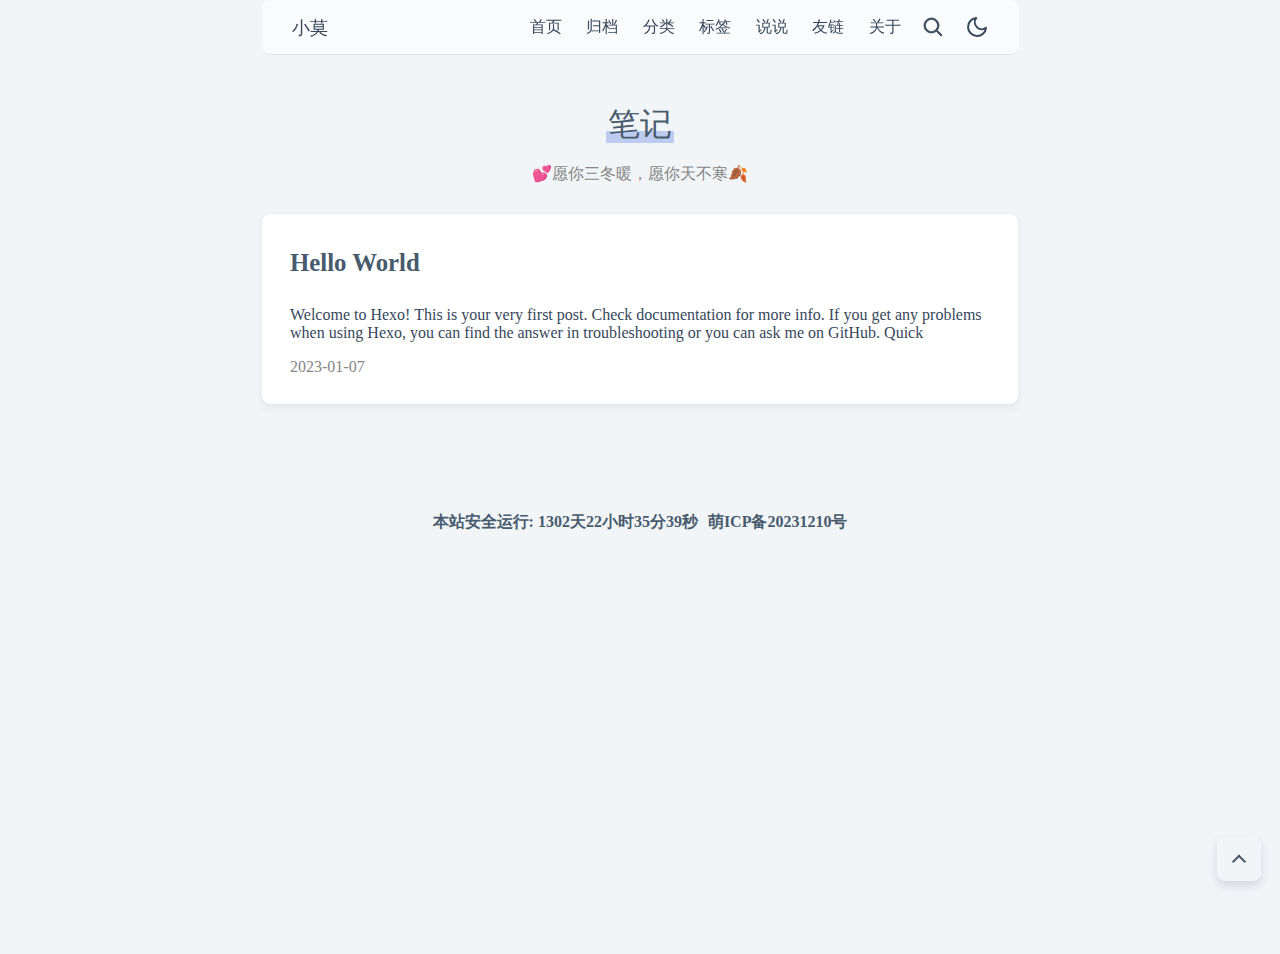
<file: index.html>
<!DOCTYPE html>
<html lang="en">


<head>
    <meta charset="UTF-8">
    
    <link rel="apple-touch-icon" sizes="76x76" href="/null">
    <link rel="icon" type="image/png" href="/null">
    <meta name="viewport" content="width=device-width, initial-scale=1, maximum-scale=5">
    <title>笔记</title>
    
    <meta http-equiv="Content-Security-Policy" content="upgrade-insecure-requests">
    
    
    <meta name="description" content="">
    <meta name="author" content="John Doe">
    <meta name="keywords" content="">
    
    <style>


    
    :root{
        --shadow-color: rgba(0,0,0,0.2);
        --sec-shadow: rgba(0,0,0,0.03);
        --shadow-hover-color: rgba(0,0,0,0.28);
        --first-text-color: #475b6d;
        --second-text-color: #37475b;
        --third-text-color: #858585;
        --default-text-color: #505050;
        --default-link-color: #007bff;
        --link-color: #000000;
        --second-link-color: #4F9BFA;
        --code-color:rgba(27,31,35,.05);
        --post-bkg-color: #fff;
        --page-bkg-color: #f2f5f8;
        --nav-a-hover-color: #3498db;
        --post-sec-text-color: #718096;
        --sec-bkg: #f2f5f8;
        --color-mode: 'light';
        --bkg-h: rgba(255,255,255,0.6);
        --bkg-m: #e1e4e8;
        --home-title-color: #4169E1;
        --shadow: 0 4px 10px rgba(0,2,4,0.06),0 0 1px rgba(0,2,4,0.11);
        --hr-color: #ddd;
        --bg-t: #f4f4f4;
        --nav-bkg: rgba(255,255,255,0.6);
    }

@media (prefers-color-scheme: dark) {
  :root {
    --color-mode: 'dark';
  }

  :root:not([data-theme]) {
    --first-text-color: hsla(0,0%,100%,0.92);
    --second-text-color: hsla(0,0%,100%,0.86);
    --third-text-color: #a7a9ad;
    --default-text-color: #505050;
    --default-link-color: #1589e9;
    --link-color: #000000;
    --second-link-color: #30a9de;
    --post-bkg-color: #252d38;
    --page-bkg-color: #181c27;
    --nav-a-hover-color: #3498db;
    --post-sec-text-color: #a7a9ad;
    --sec-bkg: #364151;
    --bkg-h: rgba(255,255,255,0.2);
    --bkg-m: rgba(255,255,255,0.1);
    --home-title-color: rgb(226, 82, 90);
    --code-color:#3e4b5e;
    --shadow: none;
    --hr-color: #718096;
    --bg-t: #364151;
    --nav-bkg: rgba(13,17,23,0.6);
  }
}

[data-theme='dark'] {
    --shadow-color: rgba(0,0,0,0.2);
    --shadow-hover-color: rgba(0,0,0,0.28);
    --first-text-color: hsla(0,0%,100%,0.92);
    --second-text-color: hsla(0,0%,100%,0.86);
    --third-text-color: #a7a9ad;
    --default-text-color: #505050;
    --default-link-color: #1589e9;
    --link-color: #000000;
    --second-link-color: #30a9de;
    --post-bkg-color: #252d38;
    --page-bkg-color: #181c27;
    --nav-a-hover-color: #3498db;
    --post-sec-text-color: #a7a9ad;
    --sec-bkg: #364151;
    --bkg-h: rgba(255,255,255,0.2);
    --bkg-m: rgba(255,255,255,0.1);
    --home-title-color: rgb(226, 82, 90);
    --code-color:#3e4b5e;
    --shadow: none;
    --hr-color: #718096;
    --bg-t: #364151;
    --nav-bkg: rgba(13,17,23,0.6);
}

</style>



    
<link rel="stylesheet" href="/add/css/xiaomo.css">


<style>
#page-main,footer,.p-btn{
    display: none;
}
html, body {
    margin: 0;
    padding: 0;
    width: 100%;
    height: 100%;
}
body {
    background-color: var(--page-bkg-color);
    color: var(--second-text-color);
    overflow-y: scroll;
    overflow-x: hidden;
    transition: all .3s;
}
a {
    color: var(--default-link-color);
    text-decoration: none;
    background-color: transparent;
}
a:hover{
    color: var(--second-link-color);
}
.main-content,.post-card-main{
    margin: 30px;
}



@media (max-width: 410px){
    .post-card-main{
        max-width: 350px!important;
    }
}

@media (max-width: 980px){
    .post-card-main{
        max-width: 520px!important;
    }
}


@media (min-width: 780px){ 
    h3{
        font-size: 1.5rem;
        line-height: 1.5em;
    }
}
@media (min-width: 1280px){ 
    h3{
        font-size: 1.7rem;
        line-height: 1.5em;
    }
}
@media (min-width: 2096px){ 
    h3{
        font-size: 1.8rem;
        line-height: 1.5em;
    }
}

.text-center{
    text-align: center!important;
}
.middle-center{
    display: -webkit-box;
    display: -ms-flexbox;
    display: flex;
    -webkit-box-align: center;
    -ms-flex-align: center;
    align-items: center;
    -webkit-box-pack: center;
    -ms-flex-pack: center;
    justify-content: center;
    height: 100%;
}
header {
    display: flex;
    justify-content: space-between;
    align-items: center;
    position: fixed;
    height: 54px;
    padding: 0 1.25rem;
    top: 0;
    left: 0;
    right: 0;
    z-index: 10;
    border-bottom: 1px solid var(--bkg-m);
    background-color: var(--nav-bkg);
    backdrop-filter: blur(4px);
    transition: all .3s;
}
header .header__left, header .header__right {
    display: flex;
    align-items: center;
    font-family: rubik,sans-serif,Varela Round;
}
header .header__left .logo__text {
    font-size: 18px;
    font-weight: 450;
    padding: 14.5px 10px;
    border-radius: 5px;
    color: var(--second-text-color);
}
header .header__right .navbar__menus {
    height: 54px;
    padding: 0 0 0 15px;
}
header .header__right .button {
    color: var(--second-text-color);
}
header .header__right .navbar__menus .navbar-menu {
    display: inline-block;
    align-items: center;
    height: 54px;
    padding: 0 10px;
    font-size: 16px;
    line-height: 54px;
}
header .header__right .dropdown-icon {
    display: none;
    height: 54px;
    padding: 15px 10px;
    border: 0;
    background-color: transparent;
}
header .header__right .dropdown-menus {
    line-height: 2rem;
    animation: slide-in .15s ease 1;
    display: none;
    position: absolute;
    left: 12px;
    right: 12px;
    top: calc(54px + 10px);
    border-radius: 6px;
    padding: 24px;
    background-color: var(--page-bkg-color);
    border: 1px solid var(--bkg-m);
    z-index: 9999;
    justify-items: center;
    justify-content: center;
    flex-direction: column;
}
header .header__right #btn-search, header .header__right #btn-toggle-dark{
    display: inline-block;
    padding:  18px 10px;
    height: 25px;
}
header .header__right #btn-dropdown{
  display: inline-block;
  padding:  13.5px 0;
}
header .header__right .dropdown-menus .dropdown-menu {
    padding: 10px;
    color: var(--second-text-color);
}
@media screen and (max-width: 764px){
.navbar__menus {
    display: none!important;
}
.dropdown-icon {
    display: inline-block!important;
}
}
.p-btn{
    position: fixed;
    bottom: 1.2rem;
    right: 1.2rem;
    contain: layout;
}
.toc-btn,.click-btn{
    cursor: pointer;
    -webkit-appearance: none;
    -moz-appearance: none;
    appearance: none;
    align-items: center;
    margin-top: .5rem;
    font-size: .75rem;
    background-color: var(--sec-bkg);
    display: block;
    padding: 0.9rem;
    box-shadow: 0 0.3rem 0.6rem rgba(48,55,66,.15);
    border: none;
    border-radius: 0.5rem;
    line-height: 1;
    color: var(--first-text-color);
}
.toc-link{
    color: var(--second-text-color);
}

#css-loading h3{
    font-weight: 500;
    font-size: 1.4rem;
    text-align: center;
    position: fixed;
    top: 200px;
    left: 0;
    right: 0;
    opacity: 0;
    animation: cssLoad;
    animation-delay: 0.3s;
    -webkit-animation: cssLoad;
    -webkit-animation-delay: 0.3s;
}
@keyframes cssLoad {
    from {
        opacity: 0;
    }
    to {
        opacity: 0.9;
    }
}


.memorial {
    -webkit-filter: grayscale(100%);
    -moz-filter: grayscale(100%);
    -ms-filter: grayscale(100%);
    -o-filter: grayscale(100%);
    filter: grayscale(100%);
    filter:progid:DXImageTransform.Microsoft.BasicImage(grayscale=1); filter:gray;
}


    .post-copyright:after {
        position: absolute;
        color: #fff;
        background: url("data:image/svg+xml;charset=utf-8,%3Csvg xmlns='http://www.w3.org/2000/svg' viewBox='0 0 496 512'%3E%3Cpath fill='gray' d='M245.8 214.9l-33.2 17.3c-9.4-19.6-25.2-20-27.4-20-22.2 0-33.3 14.6-33.3 43.9 0 23.5 9.2 43.8 33.3 43.8 14.4 0 24.6-7 30.5-21.3l30.6 15.5a73.2 73.2 0 01-65.1 39c-22.6 0-74-10.3-74-77 0-58.7 43-77 72.6-77 30.8-.1 52.7 11.9 66 35.8zm143 0l-32.7 17.3c-9.5-19.8-25.7-20-27.9-20-22.1 0-33.2 14.6-33.2 43.9 0 23.5 9.2 43.8 33.2 43.8 14.5 0 24.7-7 30.5-21.3l31 15.5c-2 3.8-21.3 39-65 39-22.7 0-74-9.9-74-77 0-58.7 43-77 72.6-77C354 179 376 191 389 214.8zM247.7 8C104.7 8 0 123 0 256c0 138.4 113.6 248 247.6 248C377.5 504 496 403 496 256 496 118 389.4 8 247.6 8zm.8 450.8c-112.5 0-203.7-93-203.7-202.8 0-105.5 85.5-203.3 203.8-203.3A201.7 201.7 0 01451.3 256c0 121.7-99.7 202.9-202.9 202.9z'/%3E%3C/svg%3E");
        content: ' ';
        height: 10rem;
        width: 10rem;
        right: -2rem;
        top: -2rem;
        opacity: .1;
    }

</style>

    

    
    
    <link rel="stylesheet" href="/css/main.css" media="print" onload="this.media='all';this.onload=null">
    <noscript>
        <link rel="stylesheet" href="/css/main.css">
    </noscript>

    
    <script src="/js/main.js"></script>
    
<meta name="generator" content="Hexo 5.4.2"></head>

    <body>
        <header>
            
<div class="header__left">
	<a href="/" class="button"><span class="logo__text">小莫</span></a>
</div>
<div class="header__right">
	<div class="navbar__menus">
		
		<a href="/" class="button">
			<div class="navbar-menu">首页</div>
		</a>
		
		<a href="/archives/" class="button">
			<div class="navbar-menu">归档</div>
		</a>
		
		<a href="/categories/" class="button">
			<div class="navbar-menu">分类</div>
		</a>
		
		<a href="/tags/" class="button">
			<div class="navbar-menu">标签</div>
		</a>
		
		<a href="/talk/" class="button">
			<div class="navbar-menu">说说</div>
		</a>
		
		<a href="/links/" class="button">
			<div class="navbar-menu">友链</div>
		</a>
		
		<a href="/about/" class="button">
			<div class="navbar-menu">关于</div>
		</a>
		
	</div>
	
	<a href="/search/" class="button">
		<div id="btn-search">
			<svg xmlns="http://www.w3.org/2000/svg" viewbox="0 0 1024 1024" width="24" height="24" fill="currentColor"
				stroke="currentColor" stroke-width="32">
				<path
					d="M192 448c0-141.152 114.848-256 256-256s256 114.848 256 256-114.848 256-256 256-256-114.848-256-256z m710.624 409.376l-206.88-206.88A318.784 318.784 0 0 0 768 448c0-176.736-143.264-320-320-320S128 271.264 128 448s143.264 320 320 320a318.784 318.784 0 0 0 202.496-72.256l206.88 206.88 45.248-45.248z">
				</path>
			</svg>
		</div>
	</a>
	
	<a href="javaScript:void(0);" class="button" id="btn-toggle-dark">
		<div>
			<svg xmlns="http://www.w3.org/2000/svg" width="24" height="24" viewbox="0 0 24 24" fill="none"
				stroke="currentColor" stroke-width="2" stroke-linecap="round" stroke-linejoin="round">
				<path d="M21 12.79A9 9 0 1 1 11.21 3 7 7 0 0 0 21 12.79z"></path>
			</svg>
		</div>
	</a>
	<a href="javaScript:void(0);" class="dropdown-icon button">
		<div id="btn-dropdown">
			<svg xmlns="http://www.w3.org/2000/svg" viewbox="0 0 1024 1024" width="24" height="24" fill="currentColor"
				stroke="currentColor" stroke-width="32" stroke-linecap="round">
				<path
					d="M903.43 561.52H148.8c-13.25 0-24-10.75-24-24s10.75-24 24-24h754.63c13.25 0 24 10.75 24 24s-10.75 24-24 24zM903.43 204.31H148.8c-13.25 0-24-10.75-24-24s10.75-24 24-24h754.63c13.25 0 24 10.75 24 24s-10.75 24-24 24zM903.43 918.73H148.8c-13.25 0-24-10.75-24-24s10.75-24 24-24h754.63c13.25 0 24 10.75 24 24s-10.75 24-24 24z"
					fill="currentColor"></path>
			</svg>
		</div>
	</a>
	<div class="dropdown-menus" id="dropdown-menus">
		
		<a href="/" class="dropdown-menu button">首页</a>
		<br>
		
		<a href="/archives/" class="dropdown-menu button">归档</a>
		<br>
		
		<a href="/categories/" class="dropdown-menu button">分类</a>
		<br>
		
		<a href="/tags/" class="dropdown-menu button">标签</a>
		<br>
		
		<a href="/talk/" class="dropdown-menu button">说说</a>
		<br>
		
		<a href="/links/" class="dropdown-menu button">友链</a>
		<br>
		
		<a href="/about/" class="dropdown-menu button">关于</a>
		<br>
		
	</div>
</div>

        </header>
        <div id="top"></div>
        <div id="page-main" class="main-content">
        <div class="mg-top">
            
  <div id="index-banner" class="text-center middle-center">
    <div class="banner-text">
        <h3 id="banner-name">
            笔记
        </h3>
        <p class="slogan">
          💕愿你三冬暖，愿你天不寒🍂
        </p>
    </div>
</div>


<div class="post-card-center">
<div class="post-card-main">

    
      <div class="index-card">
        
        <article class="index-card-info">
          <h3 class="index-header">
            <a href="/2023/01/07/hello-world/">
            
            Hello World</a>
          </h3>
          <p class="index-excerpt">
              
              
                
              
              Welcome to Hexo! This is your very first post. Check documentation for more info. If you get any problems when using Hexo, you can find the answer in troubleshooting or you can ask me on GitHub.
Quick
          </p>
          <div class="index-btm post-metas">
            
              
                <time datetime="2023-01-07 19:26" pubdate>
                  2023-01-07
                </time>
              
            
            
          </div>
        </article>
      </div>
    
  
</div>
</div>

        </div>
        
  <footer class="text-center">
    
      
          
              
                  
                      <!-- <p>Powered by <a href="https://hexo.io" target="_blank">Hexo</a> | Theme by <a
                          href="https://github.com/oCoke/hexo-theme-miracle" target="_blank">Miracle</a></p> -->


  </footer>
  
    <div class="p-btn">
      
          
              <a href="javascript:window.scrollTo({top:0,behavior:'smooth'});" class="click-btn">
                <i id="i-up"></i>
              </a>
    </div>
    <div id="footer-bottom">
      <div class="footer-bottom-left">
        <span id="runtime_span">
          <script type="text/javascript">
            function show_runtime() {
              window.setTimeout("show_runtime()", 1000);
              X = new Date("01/01/2023 00:00:00");
              Y = new Date();
              T = (Y.getTime() - X.getTime());
              M = 24 * 60 * 60 * 1000;
              a = T / M; A = Math.floor(a);
              b = (a - A) * 24; B = Math.floor(b);
              c = (b - B) * 60; C = Math.floor((b - B) * 60);
              D = Math.floor((c - C) * 60);
              runtime_span.innerHTML = "本站安全运行: " + A + "天" + B + "小时" + C + "分" + D + "秒"
            } show_runtime(); 
          </script>
        </span>
      </div>
      <div class="footer-bottom-right">
        <a href="https://icp.gov.moe/?keyword=20231210" target="_blank">萌ICP备20231210号</a>
      </div>
    </div>

    <!-- SCRIPTS -->

    




<script>
    document.getElementById("btn-dropdown").addEventListener('click', () => {
      toggleClass("#dropdown-menus","display-inline");
    });
    console.log('\n' + ' %c Powered by Hexo Theme Miracle ' + ' %c https://github.com/hifun-team/hexo-theme-miracle ' + '\n' + '\n', 'color: #fff; background: #4F9BFA; padding:5px 0;', 'background: #FFF; padding:5px 0;');

    

    
  /* 小彩蛋: 饮茶先啦 */
  setTimeout(() => {
    var time = new Date();
    if (time.getHours() == 15) {
      let comment = document.createComment(' 三点几嚟！饮茶先啦！ ');
      document.body.insertBefore(comment, document.getElementsByTagName('header')[0]);
    }
  },1);
    
</script>















      
        </div>
        <div id="css-loading">
            <h3 class="text-center">加载中...</h3>
        </div>
        
    </body>
</html>
</file>
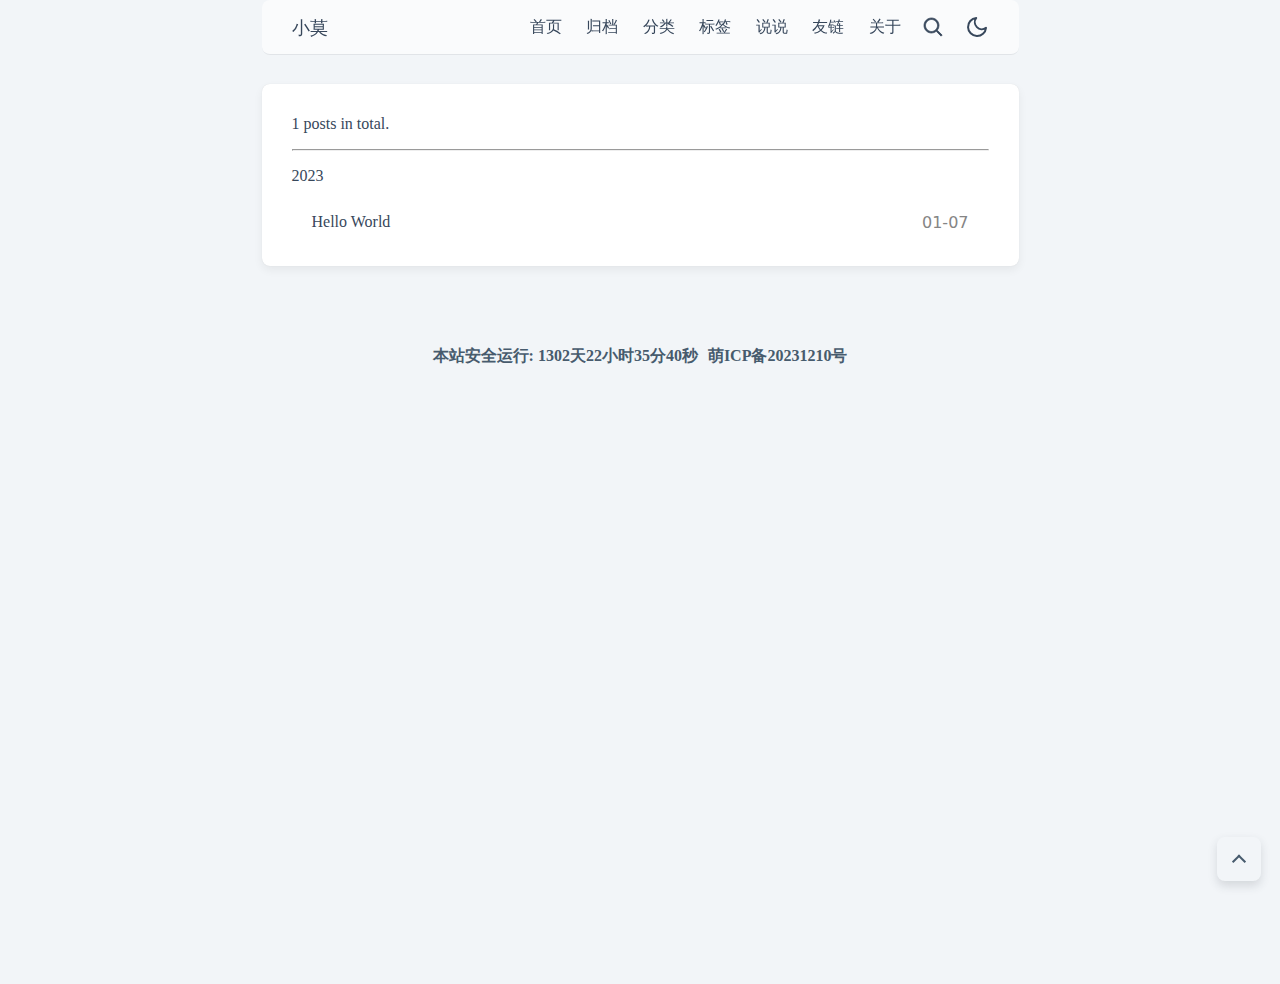
<file: archives/index.html>
<!DOCTYPE html>
<html lang="en">


<head>
    <meta charset="UTF-8">
    
    <link rel="apple-touch-icon" sizes="76x76" href="/null">
    <link rel="icon" type="image/png" href="/null">
    <meta name="viewport" content="width=device-width, initial-scale=1, maximum-scale=5">
    <title>归档 - 笔记</title>
    
    <meta http-equiv="Content-Security-Policy" content="upgrade-insecure-requests">
    
    
    <meta name="description" content="">
    <meta name="author" content="John Doe">
    <meta name="keywords" content="">
    <meta property="og:title" content="归档"/>
    <style>


    
    :root{
        --shadow-color: rgba(0,0,0,0.2);
        --sec-shadow: rgba(0,0,0,0.03);
        --shadow-hover-color: rgba(0,0,0,0.28);
        --first-text-color: #475b6d;
        --second-text-color: #37475b;
        --third-text-color: #858585;
        --default-text-color: #505050;
        --default-link-color: #007bff;
        --link-color: #000000;
        --second-link-color: #4F9BFA;
        --code-color:rgba(27,31,35,.05);
        --post-bkg-color: #fff;
        --page-bkg-color: #f2f5f8;
        --nav-a-hover-color: #3498db;
        --post-sec-text-color: #718096;
        --sec-bkg: #f2f5f8;
        --color-mode: 'light';
        --bkg-h: rgba(255,255,255,0.6);
        --bkg-m: #e1e4e8;
        --home-title-color: #4169E1;
        --shadow: 0 4px 10px rgba(0,2,4,0.06),0 0 1px rgba(0,2,4,0.11);
        --hr-color: #ddd;
        --bg-t: #f4f4f4;
        --nav-bkg: rgba(255,255,255,0.6);
    }

@media (prefers-color-scheme: dark) {
  :root {
    --color-mode: 'dark';
  }

  :root:not([data-theme]) {
    --first-text-color: hsla(0,0%,100%,0.92);
    --second-text-color: hsla(0,0%,100%,0.86);
    --third-text-color: #a7a9ad;
    --default-text-color: #505050;
    --default-link-color: #1589e9;
    --link-color: #000000;
    --second-link-color: #30a9de;
    --post-bkg-color: #252d38;
    --page-bkg-color: #181c27;
    --nav-a-hover-color: #3498db;
    --post-sec-text-color: #a7a9ad;
    --sec-bkg: #364151;
    --bkg-h: rgba(255,255,255,0.2);
    --bkg-m: rgba(255,255,255,0.1);
    --home-title-color: rgb(226, 82, 90);
    --code-color:#3e4b5e;
    --shadow: none;
    --hr-color: #718096;
    --bg-t: #364151;
    --nav-bkg: rgba(13,17,23,0.6);
  }
}

[data-theme='dark'] {
    --shadow-color: rgba(0,0,0,0.2);
    --shadow-hover-color: rgba(0,0,0,0.28);
    --first-text-color: hsla(0,0%,100%,0.92);
    --second-text-color: hsla(0,0%,100%,0.86);
    --third-text-color: #a7a9ad;
    --default-text-color: #505050;
    --default-link-color: #1589e9;
    --link-color: #000000;
    --second-link-color: #30a9de;
    --post-bkg-color: #252d38;
    --page-bkg-color: #181c27;
    --nav-a-hover-color: #3498db;
    --post-sec-text-color: #a7a9ad;
    --sec-bkg: #364151;
    --bkg-h: rgba(255,255,255,0.2);
    --bkg-m: rgba(255,255,255,0.1);
    --home-title-color: rgb(226, 82, 90);
    --code-color:#3e4b5e;
    --shadow: none;
    --hr-color: #718096;
    --bg-t: #364151;
    --nav-bkg: rgba(13,17,23,0.6);
}

</style>



    
<link rel="stylesheet" href="/add/css/xiaomo.css">


<style>
#page-main,footer,.p-btn{
    display: none;
}
html, body {
    margin: 0;
    padding: 0;
    width: 100%;
    height: 100%;
}
body {
    background-color: var(--page-bkg-color);
    color: var(--second-text-color);
    overflow-y: scroll;
    overflow-x: hidden;
    transition: all .3s;
}
a {
    color: var(--default-link-color);
    text-decoration: none;
    background-color: transparent;
}
a:hover{
    color: var(--second-link-color);
}
.main-content,.post-card-main{
    margin: 30px;
}



@media (max-width: 410px){
    .post-card-main{
        max-width: 350px!important;
    }
}

@media (max-width: 980px){
    .post-card-main{
        max-width: 520px!important;
    }
}


@media (min-width: 780px){ 
    h3{
        font-size: 1.5rem;
        line-height: 1.5em;
    }
}
@media (min-width: 1280px){ 
    h3{
        font-size: 1.7rem;
        line-height: 1.5em;
    }
}
@media (min-width: 2096px){ 
    h3{
        font-size: 1.8rem;
        line-height: 1.5em;
    }
}

.text-center{
    text-align: center!important;
}
.middle-center{
    display: -webkit-box;
    display: -ms-flexbox;
    display: flex;
    -webkit-box-align: center;
    -ms-flex-align: center;
    align-items: center;
    -webkit-box-pack: center;
    -ms-flex-pack: center;
    justify-content: center;
    height: 100%;
}
header {
    display: flex;
    justify-content: space-between;
    align-items: center;
    position: fixed;
    height: 54px;
    padding: 0 1.25rem;
    top: 0;
    left: 0;
    right: 0;
    z-index: 10;
    border-bottom: 1px solid var(--bkg-m);
    background-color: var(--nav-bkg);
    backdrop-filter: blur(4px);
    transition: all .3s;
}
header .header__left, header .header__right {
    display: flex;
    align-items: center;
    font-family: rubik,sans-serif,Varela Round;
}
header .header__left .logo__text {
    font-size: 18px;
    font-weight: 450;
    padding: 14.5px 10px;
    border-radius: 5px;
    color: var(--second-text-color);
}
header .header__right .navbar__menus {
    height: 54px;
    padding: 0 0 0 15px;
}
header .header__right .button {
    color: var(--second-text-color);
}
header .header__right .navbar__menus .navbar-menu {
    display: inline-block;
    align-items: center;
    height: 54px;
    padding: 0 10px;
    font-size: 16px;
    line-height: 54px;
}
header .header__right .dropdown-icon {
    display: none;
    height: 54px;
    padding: 15px 10px;
    border: 0;
    background-color: transparent;
}
header .header__right .dropdown-menus {
    line-height: 2rem;
    animation: slide-in .15s ease 1;
    display: none;
    position: absolute;
    left: 12px;
    right: 12px;
    top: calc(54px + 10px);
    border-radius: 6px;
    padding: 24px;
    background-color: var(--page-bkg-color);
    border: 1px solid var(--bkg-m);
    z-index: 9999;
    justify-items: center;
    justify-content: center;
    flex-direction: column;
}
header .header__right #btn-search, header .header__right #btn-toggle-dark{
    display: inline-block;
    padding:  18px 10px;
    height: 25px;
}
header .header__right #btn-dropdown{
  display: inline-block;
  padding:  13.5px 0;
}
header .header__right .dropdown-menus .dropdown-menu {
    padding: 10px;
    color: var(--second-text-color);
}
@media screen and (max-width: 764px){
.navbar__menus {
    display: none!important;
}
.dropdown-icon {
    display: inline-block!important;
}
}
.p-btn{
    position: fixed;
    bottom: 1.2rem;
    right: 1.2rem;
    contain: layout;
}
.toc-btn,.click-btn{
    cursor: pointer;
    -webkit-appearance: none;
    -moz-appearance: none;
    appearance: none;
    align-items: center;
    margin-top: .5rem;
    font-size: .75rem;
    background-color: var(--sec-bkg);
    display: block;
    padding: 0.9rem;
    box-shadow: 0 0.3rem 0.6rem rgba(48,55,66,.15);
    border: none;
    border-radius: 0.5rem;
    line-height: 1;
    color: var(--first-text-color);
}
.toc-link{
    color: var(--second-text-color);
}

#css-loading h3{
    font-weight: 500;
    font-size: 1.4rem;
    text-align: center;
    position: fixed;
    top: 200px;
    left: 0;
    right: 0;
    opacity: 0;
    animation: cssLoad;
    animation-delay: 0.3s;
    -webkit-animation: cssLoad;
    -webkit-animation-delay: 0.3s;
}
@keyframes cssLoad {
    from {
        opacity: 0;
    }
    to {
        opacity: 0.9;
    }
}


.memorial {
    -webkit-filter: grayscale(100%);
    -moz-filter: grayscale(100%);
    -ms-filter: grayscale(100%);
    -o-filter: grayscale(100%);
    filter: grayscale(100%);
    filter:progid:DXImageTransform.Microsoft.BasicImage(grayscale=1); filter:gray;
}


    .post-copyright:after {
        position: absolute;
        color: #fff;
        background: url("data:image/svg+xml;charset=utf-8,%3Csvg xmlns='http://www.w3.org/2000/svg' viewBox='0 0 496 512'%3E%3Cpath fill='gray' d='M245.8 214.9l-33.2 17.3c-9.4-19.6-25.2-20-27.4-20-22.2 0-33.3 14.6-33.3 43.9 0 23.5 9.2 43.8 33.3 43.8 14.4 0 24.6-7 30.5-21.3l30.6 15.5a73.2 73.2 0 01-65.1 39c-22.6 0-74-10.3-74-77 0-58.7 43-77 72.6-77 30.8-.1 52.7 11.9 66 35.8zm143 0l-32.7 17.3c-9.5-19.8-25.7-20-27.9-20-22.1 0-33.2 14.6-33.2 43.9 0 23.5 9.2 43.8 33.2 43.8 14.5 0 24.7-7 30.5-21.3l31 15.5c-2 3.8-21.3 39-65 39-22.7 0-74-9.9-74-77 0-58.7 43-77 72.6-77C354 179 376 191 389 214.8zM247.7 8C104.7 8 0 123 0 256c0 138.4 113.6 248 247.6 248C377.5 504 496 403 496 256 496 118 389.4 8 247.6 8zm.8 450.8c-112.5 0-203.7-93-203.7-202.8 0-105.5 85.5-203.3 203.8-203.3A201.7 201.7 0 01451.3 256c0 121.7-99.7 202.9-202.9 202.9z'/%3E%3C/svg%3E");
        content: ' ';
        height: 10rem;
        width: 10rem;
        right: -2rem;
        top: -2rem;
        opacity: .1;
    }

</style>

    

    
        <!--
        <link rel="stylesheet" href="/css/page.css" media="print"
            onload="this.media='all';this.onload=null">
        <noscript>-->
            <link rel="stylesheet" href="/css/page.css">
        <!--</noscript>-->
    
    
    <link rel="stylesheet" href="/css/main.css" media="print" onload="this.media='all';this.onload=null">
    <noscript>
        <link rel="stylesheet" href="/css/main.css">
    </noscript>

    
    <script src="/js/main.js"></script>
    
<meta name="generator" content="Hexo 5.4.2"></head>

    <body>
        <header>
            
<div class="header__left">
	<a href="/" class="button"><span class="logo__text">小莫</span></a>
</div>
<div class="header__right">
	<div class="navbar__menus">
		
		<a href="/" class="button">
			<div class="navbar-menu">首页</div>
		</a>
		
		<a href="/archives/" class="button">
			<div class="navbar-menu">归档</div>
		</a>
		
		<a href="/categories/" class="button">
			<div class="navbar-menu">分类</div>
		</a>
		
		<a href="/tags/" class="button">
			<div class="navbar-menu">标签</div>
		</a>
		
		<a href="/talk/" class="button">
			<div class="navbar-menu">说说</div>
		</a>
		
		<a href="/links/" class="button">
			<div class="navbar-menu">友链</div>
		</a>
		
		<a href="/about/" class="button">
			<div class="navbar-menu">关于</div>
		</a>
		
	</div>
	
	<a href="/search/" class="button">
		<div id="btn-search">
			<svg xmlns="http://www.w3.org/2000/svg" viewbox="0 0 1024 1024" width="24" height="24" fill="currentColor"
				stroke="currentColor" stroke-width="32">
				<path
					d="M192 448c0-141.152 114.848-256 256-256s256 114.848 256 256-114.848 256-256 256-256-114.848-256-256z m710.624 409.376l-206.88-206.88A318.784 318.784 0 0 0 768 448c0-176.736-143.264-320-320-320S128 271.264 128 448s143.264 320 320 320a318.784 318.784 0 0 0 202.496-72.256l206.88 206.88 45.248-45.248z">
				</path>
			</svg>
		</div>
	</a>
	
	<a href="javaScript:void(0);" class="button" id="btn-toggle-dark">
		<div>
			<svg xmlns="http://www.w3.org/2000/svg" width="24" height="24" viewbox="0 0 24 24" fill="none"
				stroke="currentColor" stroke-width="2" stroke-linecap="round" stroke-linejoin="round">
				<path d="M21 12.79A9 9 0 1 1 11.21 3 7 7 0 0 0 21 12.79z"></path>
			</svg>
		</div>
	</a>
	<a href="javaScript:void(0);" class="dropdown-icon button">
		<div id="btn-dropdown">
			<svg xmlns="http://www.w3.org/2000/svg" viewbox="0 0 1024 1024" width="24" height="24" fill="currentColor"
				stroke="currentColor" stroke-width="32" stroke-linecap="round">
				<path
					d="M903.43 561.52H148.8c-13.25 0-24-10.75-24-24s10.75-24 24-24h754.63c13.25 0 24 10.75 24 24s-10.75 24-24 24zM903.43 204.31H148.8c-13.25 0-24-10.75-24-24s10.75-24 24-24h754.63c13.25 0 24 10.75 24 24s-10.75 24-24 24zM903.43 918.73H148.8c-13.25 0-24-10.75-24-24s10.75-24 24-24h754.63c13.25 0 24 10.75 24 24s-10.75 24-24 24z"
					fill="currentColor"></path>
			</svg>
		</div>
	</a>
	<div class="dropdown-menus" id="dropdown-menus">
		
		<a href="/" class="dropdown-menu button">首页</a>
		<br>
		
		<a href="/archives/" class="dropdown-menu button">归档</a>
		<br>
		
		<a href="/categories/" class="dropdown-menu button">分类</a>
		<br>
		
		<a href="/tags/" class="dropdown-menu button">标签</a>
		<br>
		
		<a href="/talk/" class="dropdown-menu button">说说</a>
		<br>
		
		<a href="/links/" class="dropdown-menu button">友链</a>
		<br>
		
		<a href="/about/" class="dropdown-menu button">关于</a>
		<br>
		
	</div>
</div>

        </header>
        <div id="top"></div>
        <div id="page-main" class="main-content">
        <div class="mg-top">
            

<article class="page">
  <div class="archive-list">
    <p class="h4">1 posts in total.</p>
    <hr>
    
    
      
        
          
          <p class="h5">2023</p>
        
        <a href="/2023/01/07/hello-world/" class="list-group-item list-group-item-action">
          <span class="archive-post-title">Hello World</span>
          <time style="float: right;">01-07</time>
        </a>
      
    

</div>
</article>
        </div>
        
  <footer class="text-center">
    
      
          
              
                  
                      <!-- <p>Powered by <a href="https://hexo.io" target="_blank">Hexo</a> | Theme by <a
                          href="https://github.com/oCoke/hexo-theme-miracle" target="_blank">Miracle</a></p> -->


  </footer>
  
    <div class="p-btn">
      
          
              <a href="javascript:window.scrollTo({top:0,behavior:'smooth'});" class="click-btn">
                <i id="i-up"></i>
              </a>
    </div>
    <div id="footer-bottom">
      <div class="footer-bottom-left">
        <span id="runtime_span">
          <script type="text/javascript">
            function show_runtime() {
              window.setTimeout("show_runtime()", 1000);
              X = new Date("01/01/2023 00:00:00");
              Y = new Date();
              T = (Y.getTime() - X.getTime());
              M = 24 * 60 * 60 * 1000;
              a = T / M; A = Math.floor(a);
              b = (a - A) * 24; B = Math.floor(b);
              c = (b - B) * 60; C = Math.floor((b - B) * 60);
              D = Math.floor((c - C) * 60);
              runtime_span.innerHTML = "本站安全运行: " + A + "天" + B + "小时" + C + "分" + D + "秒"
            } show_runtime(); 
          </script>
        </span>
      </div>
      <div class="footer-bottom-right">
        <a href="https://icp.gov.moe/?keyword=20231210" target="_blank">萌ICP备20231210号</a>
      </div>
    </div>

    <!-- SCRIPTS -->

    




<script>
    document.getElementById("btn-dropdown").addEventListener('click', () => {
      toggleClass("#dropdown-menus","display-inline");
    });
    console.log('\n' + ' %c Powered by Hexo Theme Miracle ' + ' %c https://github.com/hifun-team/hexo-theme-miracle ' + '\n' + '\n', 'color: #fff; background: #4F9BFA; padding:5px 0;', 'background: #FFF; padding:5px 0;');

    

    
  /* 小彩蛋: 饮茶先啦 */
  setTimeout(() => {
    var time = new Date();
    if (time.getHours() == 15) {
      let comment = document.createComment(' 三点几嚟！饮茶先啦！ ');
      document.body.insertBefore(comment, document.getElementsByTagName('header')[0]);
    }
  },1);
    
</script>















      
        </div>
        <div id="css-loading">
            <h3 class="text-center">加载中...</h3>
        </div>
        
    </body>
</html>
</file>
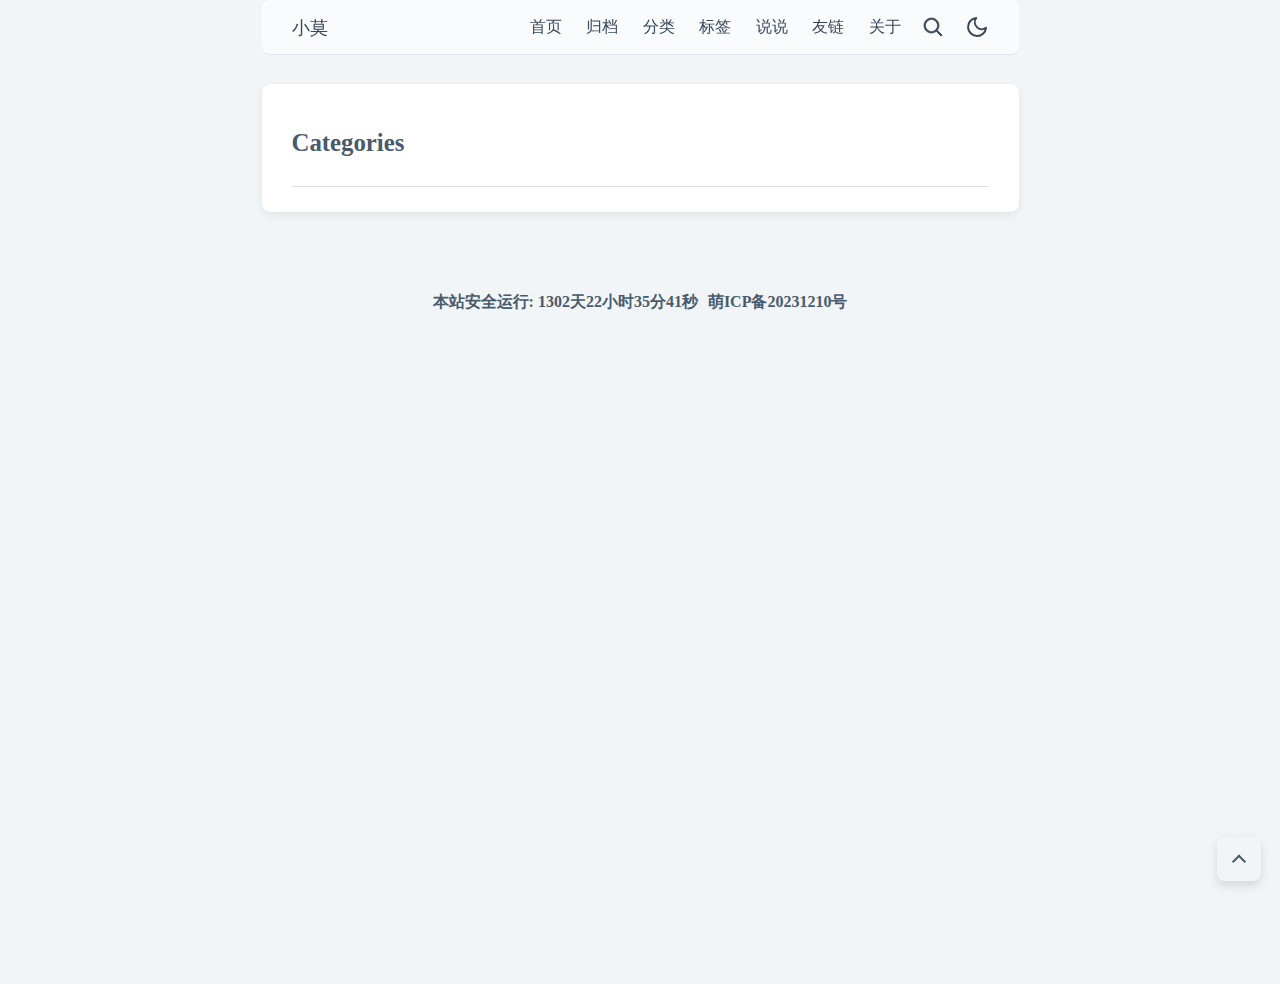
<file: categories/index.html>
<!DOCTYPE html>
<html lang="en">


<head>
    <meta charset="UTF-8">
    
    <link rel="apple-touch-icon" sizes="76x76" href="/null">
    <link rel="icon" type="image/png" href="/null">
    <meta name="viewport" content="width=device-width, initial-scale=1, maximum-scale=5">
    <title>Categories - 笔记</title>
    
    <meta http-equiv="Content-Security-Policy" content="upgrade-insecure-requests">
    
    
    <meta name="description" content="">
    <meta name="author" content="John Doe">
    <meta name="keywords" content="">
    <meta property="og:title" content="Categories"/>
    <style>


    
    :root{
        --shadow-color: rgba(0,0,0,0.2);
        --sec-shadow: rgba(0,0,0,0.03);
        --shadow-hover-color: rgba(0,0,0,0.28);
        --first-text-color: #475b6d;
        --second-text-color: #37475b;
        --third-text-color: #858585;
        --default-text-color: #505050;
        --default-link-color: #007bff;
        --link-color: #000000;
        --second-link-color: #4F9BFA;
        --code-color:rgba(27,31,35,.05);
        --post-bkg-color: #fff;
        --page-bkg-color: #f2f5f8;
        --nav-a-hover-color: #3498db;
        --post-sec-text-color: #718096;
        --sec-bkg: #f2f5f8;
        --color-mode: 'light';
        --bkg-h: rgba(255,255,255,0.6);
        --bkg-m: #e1e4e8;
        --home-title-color: #4169E1;
        --shadow: 0 4px 10px rgba(0,2,4,0.06),0 0 1px rgba(0,2,4,0.11);
        --hr-color: #ddd;
        --bg-t: #f4f4f4;
        --nav-bkg: rgba(255,255,255,0.6);
    }

@media (prefers-color-scheme: dark) {
  :root {
    --color-mode: 'dark';
  }

  :root:not([data-theme]) {
    --first-text-color: hsla(0,0%,100%,0.92);
    --second-text-color: hsla(0,0%,100%,0.86);
    --third-text-color: #a7a9ad;
    --default-text-color: #505050;
    --default-link-color: #1589e9;
    --link-color: #000000;
    --second-link-color: #30a9de;
    --post-bkg-color: #252d38;
    --page-bkg-color: #181c27;
    --nav-a-hover-color: #3498db;
    --post-sec-text-color: #a7a9ad;
    --sec-bkg: #364151;
    --bkg-h: rgba(255,255,255,0.2);
    --bkg-m: rgba(255,255,255,0.1);
    --home-title-color: rgb(226, 82, 90);
    --code-color:#3e4b5e;
    --shadow: none;
    --hr-color: #718096;
    --bg-t: #364151;
    --nav-bkg: rgba(13,17,23,0.6);
  }
}

[data-theme='dark'] {
    --shadow-color: rgba(0,0,0,0.2);
    --shadow-hover-color: rgba(0,0,0,0.28);
    --first-text-color: hsla(0,0%,100%,0.92);
    --second-text-color: hsla(0,0%,100%,0.86);
    --third-text-color: #a7a9ad;
    --default-text-color: #505050;
    --default-link-color: #1589e9;
    --link-color: #000000;
    --second-link-color: #30a9de;
    --post-bkg-color: #252d38;
    --page-bkg-color: #181c27;
    --nav-a-hover-color: #3498db;
    --post-sec-text-color: #a7a9ad;
    --sec-bkg: #364151;
    --bkg-h: rgba(255,255,255,0.2);
    --bkg-m: rgba(255,255,255,0.1);
    --home-title-color: rgb(226, 82, 90);
    --code-color:#3e4b5e;
    --shadow: none;
    --hr-color: #718096;
    --bg-t: #364151;
    --nav-bkg: rgba(13,17,23,0.6);
}

</style>



    
<link rel="stylesheet" href="/add/css/xiaomo.css">


<style>
#page-main,footer,.p-btn{
    display: none;
}
html, body {
    margin: 0;
    padding: 0;
    width: 100%;
    height: 100%;
}
body {
    background-color: var(--page-bkg-color);
    color: var(--second-text-color);
    overflow-y: scroll;
    overflow-x: hidden;
    transition: all .3s;
}
a {
    color: var(--default-link-color);
    text-decoration: none;
    background-color: transparent;
}
a:hover{
    color: var(--second-link-color);
}
.main-content,.post-card-main{
    margin: 30px;
}



@media (max-width: 410px){
    .post-card-main{
        max-width: 350px!important;
    }
}

@media (max-width: 980px){
    .post-card-main{
        max-width: 520px!important;
    }
}


@media (min-width: 780px){ 
    h3{
        font-size: 1.5rem;
        line-height: 1.5em;
    }
}
@media (min-width: 1280px){ 
    h3{
        font-size: 1.7rem;
        line-height: 1.5em;
    }
}
@media (min-width: 2096px){ 
    h3{
        font-size: 1.8rem;
        line-height: 1.5em;
    }
}

.text-center{
    text-align: center!important;
}
.middle-center{
    display: -webkit-box;
    display: -ms-flexbox;
    display: flex;
    -webkit-box-align: center;
    -ms-flex-align: center;
    align-items: center;
    -webkit-box-pack: center;
    -ms-flex-pack: center;
    justify-content: center;
    height: 100%;
}
header {
    display: flex;
    justify-content: space-between;
    align-items: center;
    position: fixed;
    height: 54px;
    padding: 0 1.25rem;
    top: 0;
    left: 0;
    right: 0;
    z-index: 10;
    border-bottom: 1px solid var(--bkg-m);
    background-color: var(--nav-bkg);
    backdrop-filter: blur(4px);
    transition: all .3s;
}
header .header__left, header .header__right {
    display: flex;
    align-items: center;
    font-family: rubik,sans-serif,Varela Round;
}
header .header__left .logo__text {
    font-size: 18px;
    font-weight: 450;
    padding: 14.5px 10px;
    border-radius: 5px;
    color: var(--second-text-color);
}
header .header__right .navbar__menus {
    height: 54px;
    padding: 0 0 0 15px;
}
header .header__right .button {
    color: var(--second-text-color);
}
header .header__right .navbar__menus .navbar-menu {
    display: inline-block;
    align-items: center;
    height: 54px;
    padding: 0 10px;
    font-size: 16px;
    line-height: 54px;
}
header .header__right .dropdown-icon {
    display: none;
    height: 54px;
    padding: 15px 10px;
    border: 0;
    background-color: transparent;
}
header .header__right .dropdown-menus {
    line-height: 2rem;
    animation: slide-in .15s ease 1;
    display: none;
    position: absolute;
    left: 12px;
    right: 12px;
    top: calc(54px + 10px);
    border-radius: 6px;
    padding: 24px;
    background-color: var(--page-bkg-color);
    border: 1px solid var(--bkg-m);
    z-index: 9999;
    justify-items: center;
    justify-content: center;
    flex-direction: column;
}
header .header__right #btn-search, header .header__right #btn-toggle-dark{
    display: inline-block;
    padding:  18px 10px;
    height: 25px;
}
header .header__right #btn-dropdown{
  display: inline-block;
  padding:  13.5px 0;
}
header .header__right .dropdown-menus .dropdown-menu {
    padding: 10px;
    color: var(--second-text-color);
}
@media screen and (max-width: 764px){
.navbar__menus {
    display: none!important;
}
.dropdown-icon {
    display: inline-block!important;
}
}
.p-btn{
    position: fixed;
    bottom: 1.2rem;
    right: 1.2rem;
    contain: layout;
}
.toc-btn,.click-btn{
    cursor: pointer;
    -webkit-appearance: none;
    -moz-appearance: none;
    appearance: none;
    align-items: center;
    margin-top: .5rem;
    font-size: .75rem;
    background-color: var(--sec-bkg);
    display: block;
    padding: 0.9rem;
    box-shadow: 0 0.3rem 0.6rem rgba(48,55,66,.15);
    border: none;
    border-radius: 0.5rem;
    line-height: 1;
    color: var(--first-text-color);
}
.toc-link{
    color: var(--second-text-color);
}

#css-loading h3{
    font-weight: 500;
    font-size: 1.4rem;
    text-align: center;
    position: fixed;
    top: 200px;
    left: 0;
    right: 0;
    opacity: 0;
    animation: cssLoad;
    animation-delay: 0.3s;
    -webkit-animation: cssLoad;
    -webkit-animation-delay: 0.3s;
}
@keyframes cssLoad {
    from {
        opacity: 0;
    }
    to {
        opacity: 0.9;
    }
}


.memorial {
    -webkit-filter: grayscale(100%);
    -moz-filter: grayscale(100%);
    -ms-filter: grayscale(100%);
    -o-filter: grayscale(100%);
    filter: grayscale(100%);
    filter:progid:DXImageTransform.Microsoft.BasicImage(grayscale=1); filter:gray;
}


    .post-copyright:after {
        position: absolute;
        color: #fff;
        background: url("data:image/svg+xml;charset=utf-8,%3Csvg xmlns='http://www.w3.org/2000/svg' viewBox='0 0 496 512'%3E%3Cpath fill='gray' d='M245.8 214.9l-33.2 17.3c-9.4-19.6-25.2-20-27.4-20-22.2 0-33.3 14.6-33.3 43.9 0 23.5 9.2 43.8 33.3 43.8 14.4 0 24.6-7 30.5-21.3l30.6 15.5a73.2 73.2 0 01-65.1 39c-22.6 0-74-10.3-74-77 0-58.7 43-77 72.6-77 30.8-.1 52.7 11.9 66 35.8zm143 0l-32.7 17.3c-9.5-19.8-25.7-20-27.9-20-22.1 0-33.2 14.6-33.2 43.9 0 23.5 9.2 43.8 33.2 43.8 14.5 0 24.7-7 30.5-21.3l31 15.5c-2 3.8-21.3 39-65 39-22.7 0-74-9.9-74-77 0-58.7 43-77 72.6-77C354 179 376 191 389 214.8zM247.7 8C104.7 8 0 123 0 256c0 138.4 113.6 248 247.6 248C377.5 504 496 403 496 256 496 118 389.4 8 247.6 8zm.8 450.8c-112.5 0-203.7-93-203.7-202.8 0-105.5 85.5-203.3 203.8-203.3A201.7 201.7 0 01451.3 256c0 121.7-99.7 202.9-202.9 202.9z'/%3E%3C/svg%3E");
        content: ' ';
        height: 10rem;
        width: 10rem;
        right: -2rem;
        top: -2rem;
        opacity: .1;
    }

</style>

    

    
        <!--
        <link rel="stylesheet" href="/css/page.css" media="print"
            onload="this.media='all';this.onload=null">
        <noscript>-->
            <link rel="stylesheet" href="/css/page.css">
        <!--</noscript>-->
    
    
    <link rel="stylesheet" href="/css/main.css" media="print" onload="this.media='all';this.onload=null">
    <noscript>
        <link rel="stylesheet" href="/css/main.css">
    </noscript>

    
    <script src="/js/main.js"></script>
    
<meta name="generator" content="Hexo 5.4.2"></head>

    <body>
        <header>
            
<div class="header__left">
	<a href="/" class="button"><span class="logo__text">小莫</span></a>
</div>
<div class="header__right">
	<div class="navbar__menus">
		
		<a href="/" class="button">
			<div class="navbar-menu">首页</div>
		</a>
		
		<a href="/archives/" class="button">
			<div class="navbar-menu">归档</div>
		</a>
		
		<a href="/categories/" class="button">
			<div class="navbar-menu">分类</div>
		</a>
		
		<a href="/tags/" class="button">
			<div class="navbar-menu">标签</div>
		</a>
		
		<a href="/talk/" class="button">
			<div class="navbar-menu">说说</div>
		</a>
		
		<a href="/links/" class="button">
			<div class="navbar-menu">友链</div>
		</a>
		
		<a href="/about/" class="button">
			<div class="navbar-menu">关于</div>
		</a>
		
	</div>
	
	<a href="/search/" class="button">
		<div id="btn-search">
			<svg xmlns="http://www.w3.org/2000/svg" viewbox="0 0 1024 1024" width="24" height="24" fill="currentColor"
				stroke="currentColor" stroke-width="32">
				<path
					d="M192 448c0-141.152 114.848-256 256-256s256 114.848 256 256-114.848 256-256 256-256-114.848-256-256z m710.624 409.376l-206.88-206.88A318.784 318.784 0 0 0 768 448c0-176.736-143.264-320-320-320S128 271.264 128 448s143.264 320 320 320a318.784 318.784 0 0 0 202.496-72.256l206.88 206.88 45.248-45.248z">
				</path>
			</svg>
		</div>
	</a>
	
	<a href="javaScript:void(0);" class="button" id="btn-toggle-dark">
		<div>
			<svg xmlns="http://www.w3.org/2000/svg" width="24" height="24" viewbox="0 0 24 24" fill="none"
				stroke="currentColor" stroke-width="2" stroke-linecap="round" stroke-linejoin="round">
				<path d="M21 12.79A9 9 0 1 1 11.21 3 7 7 0 0 0 21 12.79z"></path>
			</svg>
		</div>
	</a>
	<a href="javaScript:void(0);" class="dropdown-icon button">
		<div id="btn-dropdown">
			<svg xmlns="http://www.w3.org/2000/svg" viewbox="0 0 1024 1024" width="24" height="24" fill="currentColor"
				stroke="currentColor" stroke-width="32" stroke-linecap="round">
				<path
					d="M903.43 561.52H148.8c-13.25 0-24-10.75-24-24s10.75-24 24-24h754.63c13.25 0 24 10.75 24 24s-10.75 24-24 24zM903.43 204.31H148.8c-13.25 0-24-10.75-24-24s10.75-24 24-24h754.63c13.25 0 24 10.75 24 24s-10.75 24-24 24zM903.43 918.73H148.8c-13.25 0-24-10.75-24-24s10.75-24 24-24h754.63c13.25 0 24 10.75 24 24s-10.75 24-24 24z"
					fill="currentColor"></path>
			</svg>
		</div>
	</a>
	<div class="dropdown-menus" id="dropdown-menus">
		
		<a href="/" class="dropdown-menu button">首页</a>
		<br>
		
		<a href="/archives/" class="dropdown-menu button">归档</a>
		<br>
		
		<a href="/categories/" class="dropdown-menu button">分类</a>
		<br>
		
		<a href="/tags/" class="dropdown-menu button">标签</a>
		<br>
		
		<a href="/talk/" class="dropdown-menu button">说说</a>
		<br>
		
		<a href="/links/" class="dropdown-menu button">友链</a>
		<br>
		
		<a href="/about/" class="dropdown-menu button">关于</a>
		<br>
		
	</div>
</div>

        </header>
        <div id="top"></div>
        <div id="page-main" class="main-content">
        <div class="mg-top">
            
<article class="page">
<div id="post-meta-m" style="padding-bottom:0;">
    <div class="post-meta" id="post-meta">
      <h3>Categories</h3>
    </div>
  </div>
    <div class="archive-list" style="padding-top:10px;">
        <div class="category-list-content">
            
        </div>
    </div>
  </article>
        </div>
        
  <footer class="text-center">
    
      
          
              
                  
                      <!-- <p>Powered by <a href="https://hexo.io" target="_blank">Hexo</a> | Theme by <a
                          href="https://github.com/oCoke/hexo-theme-miracle" target="_blank">Miracle</a></p> -->


  </footer>
  
    <div class="p-btn">
      
          
              <a href="javascript:window.scrollTo({top:0,behavior:'smooth'});" class="click-btn">
                <i id="i-up"></i>
              </a>
    </div>
    <div id="footer-bottom">
      <div class="footer-bottom-left">
        <span id="runtime_span">
          <script type="text/javascript">
            function show_runtime() {
              window.setTimeout("show_runtime()", 1000);
              X = new Date("01/01/2023 00:00:00");
              Y = new Date();
              T = (Y.getTime() - X.getTime());
              M = 24 * 60 * 60 * 1000;
              a = T / M; A = Math.floor(a);
              b = (a - A) * 24; B = Math.floor(b);
              c = (b - B) * 60; C = Math.floor((b - B) * 60);
              D = Math.floor((c - C) * 60);
              runtime_span.innerHTML = "本站安全运行: " + A + "天" + B + "小时" + C + "分" + D + "秒"
            } show_runtime(); 
          </script>
        </span>
      </div>
      <div class="footer-bottom-right">
        <a href="https://icp.gov.moe/?keyword=20231210" target="_blank">萌ICP备20231210号</a>
      </div>
    </div>

    <!-- SCRIPTS -->

    




<script>
    document.getElementById("btn-dropdown").addEventListener('click', () => {
      toggleClass("#dropdown-menus","display-inline");
    });
    console.log('\n' + ' %c Powered by Hexo Theme Miracle ' + ' %c https://github.com/hifun-team/hexo-theme-miracle ' + '\n' + '\n', 'color: #fff; background: #4F9BFA; padding:5px 0;', 'background: #FFF; padding:5px 0;');

    

    
  /* 小彩蛋: 饮茶先啦 */
  setTimeout(() => {
    var time = new Date();
    if (time.getHours() == 15) {
      let comment = document.createComment(' 三点几嚟！饮茶先啦！ ');
      document.body.insertBefore(comment, document.getElementsByTagName('header')[0]);
    }
  },1);
    
</script>















      
        </div>
        <div id="css-loading">
            <h3 class="text-center">加载中...</h3>
        </div>
        
    </body>
</html>
</file>
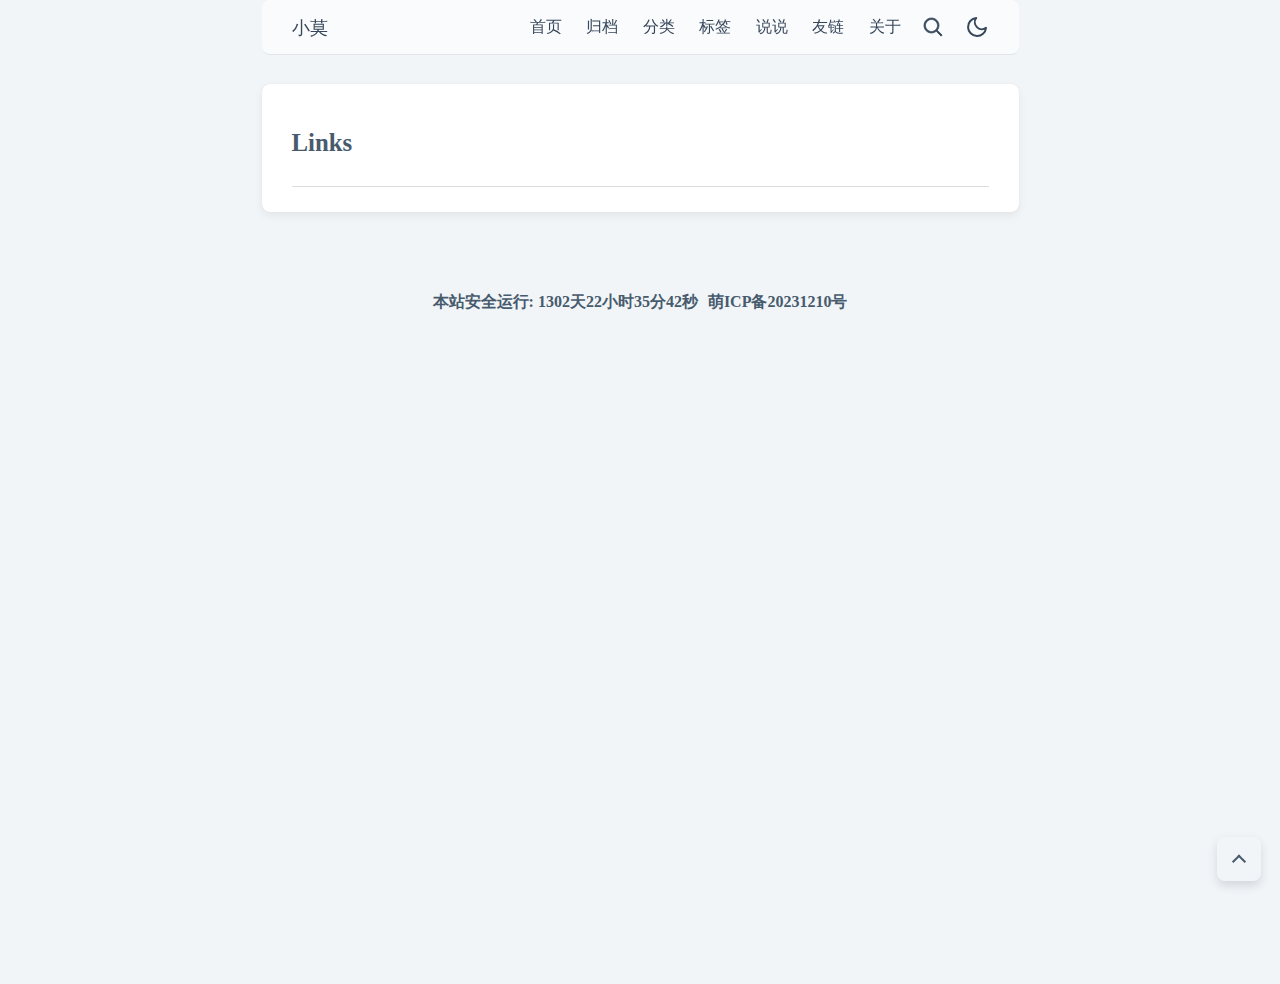
<file: links/index.html>
<!DOCTYPE html>
<html lang="en">


<head>
    <meta charset="UTF-8">
    
    <link rel="apple-touch-icon" sizes="76x76" href="/null">
    <link rel="icon" type="image/png" href="/null">
    <meta name="viewport" content="width=device-width, initial-scale=1, maximum-scale=5">
    <title>Links - 笔记</title>
    
    <meta http-equiv="Content-Security-Policy" content="upgrade-insecure-requests">
    
    
    <meta name="description" content="">
    <meta name="author" content="John Doe">
    <meta name="keywords" content="">
    <meta property="og:title" content="Links"/>
    <style>


    
    :root{
        --shadow-color: rgba(0,0,0,0.2);
        --sec-shadow: rgba(0,0,0,0.03);
        --shadow-hover-color: rgba(0,0,0,0.28);
        --first-text-color: #475b6d;
        --second-text-color: #37475b;
        --third-text-color: #858585;
        --default-text-color: #505050;
        --default-link-color: #007bff;
        --link-color: #000000;
        --second-link-color: #4F9BFA;
        --code-color:rgba(27,31,35,.05);
        --post-bkg-color: #fff;
        --page-bkg-color: #f2f5f8;
        --nav-a-hover-color: #3498db;
        --post-sec-text-color: #718096;
        --sec-bkg: #f2f5f8;
        --color-mode: 'light';
        --bkg-h: rgba(255,255,255,0.6);
        --bkg-m: #e1e4e8;
        --home-title-color: #4169E1;
        --shadow: 0 4px 10px rgba(0,2,4,0.06),0 0 1px rgba(0,2,4,0.11);
        --hr-color: #ddd;
        --bg-t: #f4f4f4;
        --nav-bkg: rgba(255,255,255,0.6);
    }

@media (prefers-color-scheme: dark) {
  :root {
    --color-mode: 'dark';
  }

  :root:not([data-theme]) {
    --first-text-color: hsla(0,0%,100%,0.92);
    --second-text-color: hsla(0,0%,100%,0.86);
    --third-text-color: #a7a9ad;
    --default-text-color: #505050;
    --default-link-color: #1589e9;
    --link-color: #000000;
    --second-link-color: #30a9de;
    --post-bkg-color: #252d38;
    --page-bkg-color: #181c27;
    --nav-a-hover-color: #3498db;
    --post-sec-text-color: #a7a9ad;
    --sec-bkg: #364151;
    --bkg-h: rgba(255,255,255,0.2);
    --bkg-m: rgba(255,255,255,0.1);
    --home-title-color: rgb(226, 82, 90);
    --code-color:#3e4b5e;
    --shadow: none;
    --hr-color: #718096;
    --bg-t: #364151;
    --nav-bkg: rgba(13,17,23,0.6);
  }
}

[data-theme='dark'] {
    --shadow-color: rgba(0,0,0,0.2);
    --shadow-hover-color: rgba(0,0,0,0.28);
    --first-text-color: hsla(0,0%,100%,0.92);
    --second-text-color: hsla(0,0%,100%,0.86);
    --third-text-color: #a7a9ad;
    --default-text-color: #505050;
    --default-link-color: #1589e9;
    --link-color: #000000;
    --second-link-color: #30a9de;
    --post-bkg-color: #252d38;
    --page-bkg-color: #181c27;
    --nav-a-hover-color: #3498db;
    --post-sec-text-color: #a7a9ad;
    --sec-bkg: #364151;
    --bkg-h: rgba(255,255,255,0.2);
    --bkg-m: rgba(255,255,255,0.1);
    --home-title-color: rgb(226, 82, 90);
    --code-color:#3e4b5e;
    --shadow: none;
    --hr-color: #718096;
    --bg-t: #364151;
    --nav-bkg: rgba(13,17,23,0.6);
}

</style>



    
<link rel="stylesheet" href="/add/css/xiaomo.css">


<style>
#page-main,footer,.p-btn{
    display: none;
}
html, body {
    margin: 0;
    padding: 0;
    width: 100%;
    height: 100%;
}
body {
    background-color: var(--page-bkg-color);
    color: var(--second-text-color);
    overflow-y: scroll;
    overflow-x: hidden;
    transition: all .3s;
}
a {
    color: var(--default-link-color);
    text-decoration: none;
    background-color: transparent;
}
a:hover{
    color: var(--second-link-color);
}
.main-content,.post-card-main{
    margin: 30px;
}



@media (max-width: 410px){
    .post-card-main{
        max-width: 350px!important;
    }
}

@media (max-width: 980px){
    .post-card-main{
        max-width: 520px!important;
    }
}


@media (min-width: 780px){ 
    h3{
        font-size: 1.5rem;
        line-height: 1.5em;
    }
}
@media (min-width: 1280px){ 
    h3{
        font-size: 1.7rem;
        line-height: 1.5em;
    }
}
@media (min-width: 2096px){ 
    h3{
        font-size: 1.8rem;
        line-height: 1.5em;
    }
}

.text-center{
    text-align: center!important;
}
.middle-center{
    display: -webkit-box;
    display: -ms-flexbox;
    display: flex;
    -webkit-box-align: center;
    -ms-flex-align: center;
    align-items: center;
    -webkit-box-pack: center;
    -ms-flex-pack: center;
    justify-content: center;
    height: 100%;
}
header {
    display: flex;
    justify-content: space-between;
    align-items: center;
    position: fixed;
    height: 54px;
    padding: 0 1.25rem;
    top: 0;
    left: 0;
    right: 0;
    z-index: 10;
    border-bottom: 1px solid var(--bkg-m);
    background-color: var(--nav-bkg);
    backdrop-filter: blur(4px);
    transition: all .3s;
}
header .header__left, header .header__right {
    display: flex;
    align-items: center;
    font-family: rubik,sans-serif,Varela Round;
}
header .header__left .logo__text {
    font-size: 18px;
    font-weight: 450;
    padding: 14.5px 10px;
    border-radius: 5px;
    color: var(--second-text-color);
}
header .header__right .navbar__menus {
    height: 54px;
    padding: 0 0 0 15px;
}
header .header__right .button {
    color: var(--second-text-color);
}
header .header__right .navbar__menus .navbar-menu {
    display: inline-block;
    align-items: center;
    height: 54px;
    padding: 0 10px;
    font-size: 16px;
    line-height: 54px;
}
header .header__right .dropdown-icon {
    display: none;
    height: 54px;
    padding: 15px 10px;
    border: 0;
    background-color: transparent;
}
header .header__right .dropdown-menus {
    line-height: 2rem;
    animation: slide-in .15s ease 1;
    display: none;
    position: absolute;
    left: 12px;
    right: 12px;
    top: calc(54px + 10px);
    border-radius: 6px;
    padding: 24px;
    background-color: var(--page-bkg-color);
    border: 1px solid var(--bkg-m);
    z-index: 9999;
    justify-items: center;
    justify-content: center;
    flex-direction: column;
}
header .header__right #btn-search, header .header__right #btn-toggle-dark{
    display: inline-block;
    padding:  18px 10px;
    height: 25px;
}
header .header__right #btn-dropdown{
  display: inline-block;
  padding:  13.5px 0;
}
header .header__right .dropdown-menus .dropdown-menu {
    padding: 10px;
    color: var(--second-text-color);
}
@media screen and (max-width: 764px){
.navbar__menus {
    display: none!important;
}
.dropdown-icon {
    display: inline-block!important;
}
}
.p-btn{
    position: fixed;
    bottom: 1.2rem;
    right: 1.2rem;
    contain: layout;
}
.toc-btn,.click-btn{
    cursor: pointer;
    -webkit-appearance: none;
    -moz-appearance: none;
    appearance: none;
    align-items: center;
    margin-top: .5rem;
    font-size: .75rem;
    background-color: var(--sec-bkg);
    display: block;
    padding: 0.9rem;
    box-shadow: 0 0.3rem 0.6rem rgba(48,55,66,.15);
    border: none;
    border-radius: 0.5rem;
    line-height: 1;
    color: var(--first-text-color);
}
.toc-link{
    color: var(--second-text-color);
}

#css-loading h3{
    font-weight: 500;
    font-size: 1.4rem;
    text-align: center;
    position: fixed;
    top: 200px;
    left: 0;
    right: 0;
    opacity: 0;
    animation: cssLoad;
    animation-delay: 0.3s;
    -webkit-animation: cssLoad;
    -webkit-animation-delay: 0.3s;
}
@keyframes cssLoad {
    from {
        opacity: 0;
    }
    to {
        opacity: 0.9;
    }
}


.memorial {
    -webkit-filter: grayscale(100%);
    -moz-filter: grayscale(100%);
    -ms-filter: grayscale(100%);
    -o-filter: grayscale(100%);
    filter: grayscale(100%);
    filter:progid:DXImageTransform.Microsoft.BasicImage(grayscale=1); filter:gray;
}


    .post-copyright:after {
        position: absolute;
        color: #fff;
        background: url("data:image/svg+xml;charset=utf-8,%3Csvg xmlns='http://www.w3.org/2000/svg' viewBox='0 0 496 512'%3E%3Cpath fill='gray' d='M245.8 214.9l-33.2 17.3c-9.4-19.6-25.2-20-27.4-20-22.2 0-33.3 14.6-33.3 43.9 0 23.5 9.2 43.8 33.3 43.8 14.4 0 24.6-7 30.5-21.3l30.6 15.5a73.2 73.2 0 01-65.1 39c-22.6 0-74-10.3-74-77 0-58.7 43-77 72.6-77 30.8-.1 52.7 11.9 66 35.8zm143 0l-32.7 17.3c-9.5-19.8-25.7-20-27.9-20-22.1 0-33.2 14.6-33.2 43.9 0 23.5 9.2 43.8 33.2 43.8 14.5 0 24.7-7 30.5-21.3l31 15.5c-2 3.8-21.3 39-65 39-22.7 0-74-9.9-74-77 0-58.7 43-77 72.6-77C354 179 376 191 389 214.8zM247.7 8C104.7 8 0 123 0 256c0 138.4 113.6 248 247.6 248C377.5 504 496 403 496 256 496 118 389.4 8 247.6 8zm.8 450.8c-112.5 0-203.7-93-203.7-202.8 0-105.5 85.5-203.3 203.8-203.3A201.7 201.7 0 01451.3 256c0 121.7-99.7 202.9-202.9 202.9z'/%3E%3C/svg%3E");
        content: ' ';
        height: 10rem;
        width: 10rem;
        right: -2rem;
        top: -2rem;
        opacity: .1;
    }

</style>

    

    
        <!--
        <link rel="stylesheet" href="/css/page.css" media="print"
            onload="this.media='all';this.onload=null">
        <noscript>-->
            <link rel="stylesheet" href="/css/page.css">
        <!--</noscript>-->
    
    
    <link rel="stylesheet" href="/css/main.css" media="print" onload="this.media='all';this.onload=null">
    <noscript>
        <link rel="stylesheet" href="/css/main.css">
    </noscript>

    
    <script src="/js/main.js"></script>
    
<meta name="generator" content="Hexo 5.4.2"></head>

    <body>
        <header>
            
<div class="header__left">
	<a href="/" class="button"><span class="logo__text">小莫</span></a>
</div>
<div class="header__right">
	<div class="navbar__menus">
		
		<a href="/" class="button">
			<div class="navbar-menu">首页</div>
		</a>
		
		<a href="/archives/" class="button">
			<div class="navbar-menu">归档</div>
		</a>
		
		<a href="/categories/" class="button">
			<div class="navbar-menu">分类</div>
		</a>
		
		<a href="/tags/" class="button">
			<div class="navbar-menu">标签</div>
		</a>
		
		<a href="/talk/" class="button">
			<div class="navbar-menu">说说</div>
		</a>
		
		<a href="/links/" class="button">
			<div class="navbar-menu">友链</div>
		</a>
		
		<a href="/about/" class="button">
			<div class="navbar-menu">关于</div>
		</a>
		
	</div>
	
	<a href="/search/" class="button">
		<div id="btn-search">
			<svg xmlns="http://www.w3.org/2000/svg" viewbox="0 0 1024 1024" width="24" height="24" fill="currentColor"
				stroke="currentColor" stroke-width="32">
				<path
					d="M192 448c0-141.152 114.848-256 256-256s256 114.848 256 256-114.848 256-256 256-256-114.848-256-256z m710.624 409.376l-206.88-206.88A318.784 318.784 0 0 0 768 448c0-176.736-143.264-320-320-320S128 271.264 128 448s143.264 320 320 320a318.784 318.784 0 0 0 202.496-72.256l206.88 206.88 45.248-45.248z">
				</path>
			</svg>
		</div>
	</a>
	
	<a href="javaScript:void(0);" class="button" id="btn-toggle-dark">
		<div>
			<svg xmlns="http://www.w3.org/2000/svg" width="24" height="24" viewbox="0 0 24 24" fill="none"
				stroke="currentColor" stroke-width="2" stroke-linecap="round" stroke-linejoin="round">
				<path d="M21 12.79A9 9 0 1 1 11.21 3 7 7 0 0 0 21 12.79z"></path>
			</svg>
		</div>
	</a>
	<a href="javaScript:void(0);" class="dropdown-icon button">
		<div id="btn-dropdown">
			<svg xmlns="http://www.w3.org/2000/svg" viewbox="0 0 1024 1024" width="24" height="24" fill="currentColor"
				stroke="currentColor" stroke-width="32" stroke-linecap="round">
				<path
					d="M903.43 561.52H148.8c-13.25 0-24-10.75-24-24s10.75-24 24-24h754.63c13.25 0 24 10.75 24 24s-10.75 24-24 24zM903.43 204.31H148.8c-13.25 0-24-10.75-24-24s10.75-24 24-24h754.63c13.25 0 24 10.75 24 24s-10.75 24-24 24zM903.43 918.73H148.8c-13.25 0-24-10.75-24-24s10.75-24 24-24h754.63c13.25 0 24 10.75 24 24s-10.75 24-24 24z"
					fill="currentColor"></path>
			</svg>
		</div>
	</a>
	<div class="dropdown-menus" id="dropdown-menus">
		
		<a href="/" class="dropdown-menu button">首页</a>
		<br>
		
		<a href="/archives/" class="dropdown-menu button">归档</a>
		<br>
		
		<a href="/categories/" class="dropdown-menu button">分类</a>
		<br>
		
		<a href="/tags/" class="dropdown-menu button">标签</a>
		<br>
		
		<a href="/talk/" class="dropdown-menu button">说说</a>
		<br>
		
		<a href="/links/" class="dropdown-menu button">友链</a>
		<br>
		
		<a href="/about/" class="dropdown-menu button">关于</a>
		<br>
		
	</div>
</div>

        </header>
        <div id="top"></div>
        <div id="page-main" class="main-content">
        <div class="mg-top">
            
<article class="page">
<div id="post-meta-m" style="padding-bottom:0;">
  <div class="post-meta" id="post-meta">
    <h3>Links</h3>
  </div>
</div>
<div class="links-page" style="padding-top:10px;" id="links-page">
    
    
      <script>
        (async () => {
          var res = await fetch('');
          var json = await res.json();
          console.log(json);
          const Linkscontainer = document.getElementById('links-page');
          json.forEach(item => {
            const element = document.createElement('div');
            element.className = "links-card";

            element.innerHTML = `
        <a href="${item.link}" class="links-card-body" target="_blank" rel="noopener">
          <div class="links-card-content">
              <div class="link-avatar my-auto">
                
                  <img webp-comp class="lazyload-img" data-srcset="${item.image}" srcset="/img/loading.svg" src="${item.image}" alt="${item.title}" />
                
              </div>
            <div class="link-text">
              <div class="link-title">${item.title}</div>
              <div class="link-intro">${item.intro}</div>
            </div>
          </div>
        </a>
            `;
            Linkscontainer.appendChild(element);
          });
          setTimeout(function () {
  function query(selector) {
    return Array.from(document.querySelectorAll(selector));
}
    
var io = new IntersectionObserver(function (entries) {
    entries.forEach(function (entry) {
        if (entry.isIntersecting) { 
            var img = entry.target;
            img.srcset = img.getAttribute('data-srcset');
            img.className += ' loaded'
            io.unobserve(img);
        }
    });
});
    
query('.lazyload-img').forEach(function (item) {
    io.observe(item);
});
},0)
        })();


      </script>
    
</div>
</article>

        </div>
        
  <footer class="text-center">
    
      
          
              
                  
                      <!-- <p>Powered by <a href="https://hexo.io" target="_blank">Hexo</a> | Theme by <a
                          href="https://github.com/oCoke/hexo-theme-miracle" target="_blank">Miracle</a></p> -->


  </footer>
  
    <div class="p-btn">
      
          
              <a href="javascript:window.scrollTo({top:0,behavior:'smooth'});" class="click-btn">
                <i id="i-up"></i>
              </a>
    </div>
    <div id="footer-bottom">
      <div class="footer-bottom-left">
        <span id="runtime_span">
          <script type="text/javascript">
            function show_runtime() {
              window.setTimeout("show_runtime()", 1000);
              X = new Date("01/01/2023 00:00:00");
              Y = new Date();
              T = (Y.getTime() - X.getTime());
              M = 24 * 60 * 60 * 1000;
              a = T / M; A = Math.floor(a);
              b = (a - A) * 24; B = Math.floor(b);
              c = (b - B) * 60; C = Math.floor((b - B) * 60);
              D = Math.floor((c - C) * 60);
              runtime_span.innerHTML = "本站安全运行: " + A + "天" + B + "小时" + C + "分" + D + "秒"
            } show_runtime(); 
          </script>
        </span>
      </div>
      <div class="footer-bottom-right">
        <a href="https://icp.gov.moe/?keyword=20231210" target="_blank">萌ICP备20231210号</a>
      </div>
    </div>

    <!-- SCRIPTS -->

    




<script>
    document.getElementById("btn-dropdown").addEventListener('click', () => {
      toggleClass("#dropdown-menus","display-inline");
    });
    console.log('\n' + ' %c Powered by Hexo Theme Miracle ' + ' %c https://github.com/hifun-team/hexo-theme-miracle ' + '\n' + '\n', 'color: #fff; background: #4F9BFA; padding:5px 0;', 'background: #FFF; padding:5px 0;');

    

    
  /* 小彩蛋: 饮茶先啦 */
  setTimeout(() => {
    var time = new Date();
    if (time.getHours() == 15) {
      let comment = document.createComment(' 三点几嚟！饮茶先啦！ ');
      document.body.insertBefore(comment, document.getElementsByTagName('header')[0]);
    }
  },1);
    
</script>















      
        </div>
        <div id="css-loading">
            <h3 class="text-center">加载中...</h3>
        </div>
        
    </body>
</html>
</file>
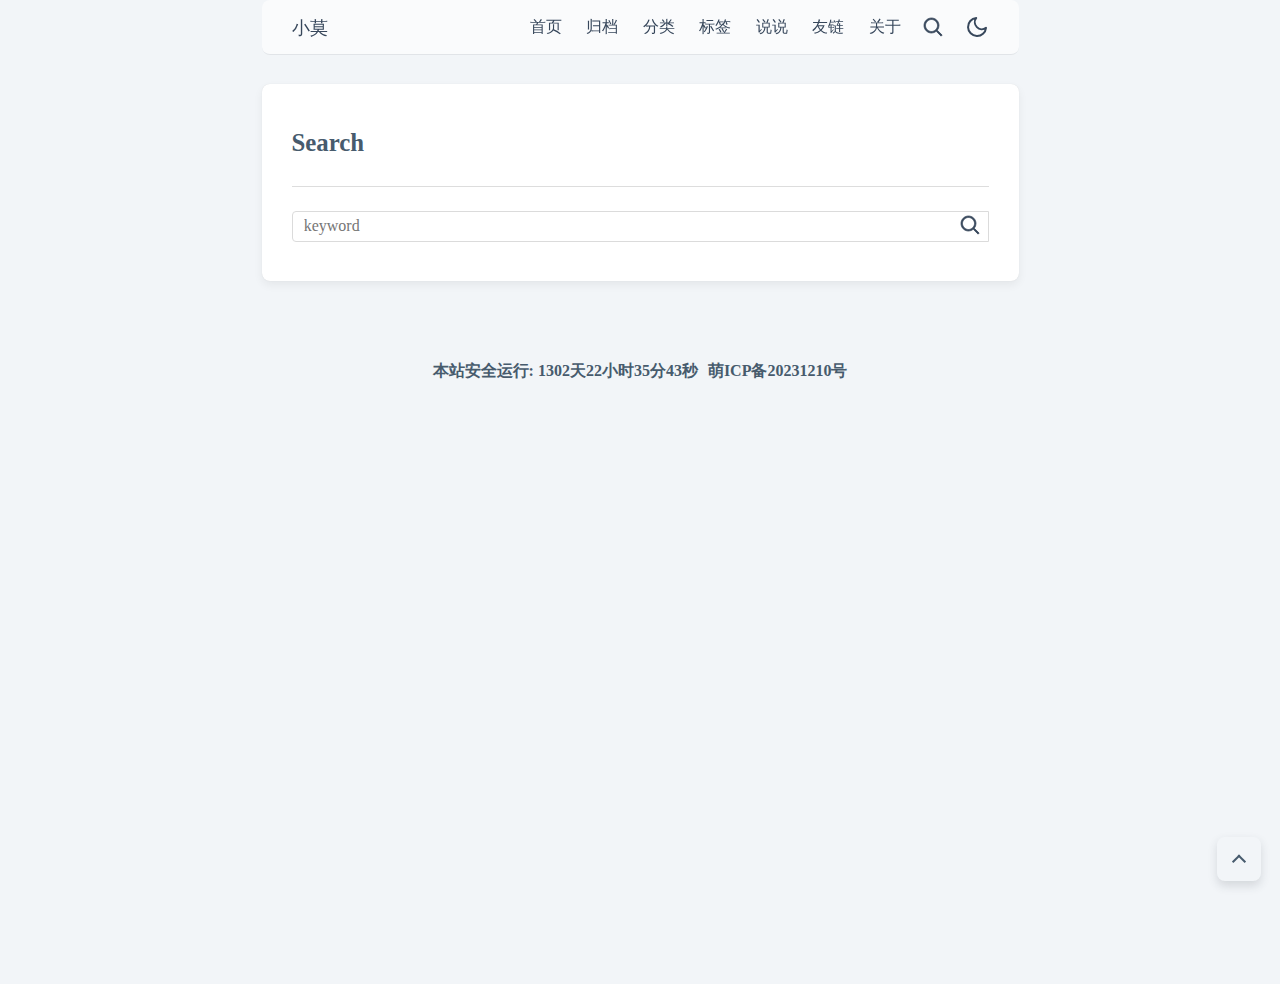
<file: search/index.html>
<!DOCTYPE html>
<html lang="en">


<head>
    <meta charset="UTF-8">
    
    <link rel="apple-touch-icon" sizes="76x76" href="/null">
    <link rel="icon" type="image/png" href="/null">
    <meta name="viewport" content="width=device-width, initial-scale=1, maximum-scale=5">
    <title>笔记</title>
    
    <meta http-equiv="Content-Security-Policy" content="upgrade-insecure-requests">
    
    
    <meta name="description" content="">
    <meta name="author" content="John Doe">
    <meta name="keywords" content="">
    
    <style>


    
    :root{
        --shadow-color: rgba(0,0,0,0.2);
        --sec-shadow: rgba(0,0,0,0.03);
        --shadow-hover-color: rgba(0,0,0,0.28);
        --first-text-color: #475b6d;
        --second-text-color: #37475b;
        --third-text-color: #858585;
        --default-text-color: #505050;
        --default-link-color: #007bff;
        --link-color: #000000;
        --second-link-color: #4F9BFA;
        --code-color:rgba(27,31,35,.05);
        --post-bkg-color: #fff;
        --page-bkg-color: #f2f5f8;
        --nav-a-hover-color: #3498db;
        --post-sec-text-color: #718096;
        --sec-bkg: #f2f5f8;
        --color-mode: 'light';
        --bkg-h: rgba(255,255,255,0.6);
        --bkg-m: #e1e4e8;
        --home-title-color: #4169E1;
        --shadow: 0 4px 10px rgba(0,2,4,0.06),0 0 1px rgba(0,2,4,0.11);
        --hr-color: #ddd;
        --bg-t: #f4f4f4;
        --nav-bkg: rgba(255,255,255,0.6);
    }

@media (prefers-color-scheme: dark) {
  :root {
    --color-mode: 'dark';
  }

  :root:not([data-theme]) {
    --first-text-color: hsla(0,0%,100%,0.92);
    --second-text-color: hsla(0,0%,100%,0.86);
    --third-text-color: #a7a9ad;
    --default-text-color: #505050;
    --default-link-color: #1589e9;
    --link-color: #000000;
    --second-link-color: #30a9de;
    --post-bkg-color: #252d38;
    --page-bkg-color: #181c27;
    --nav-a-hover-color: #3498db;
    --post-sec-text-color: #a7a9ad;
    --sec-bkg: #364151;
    --bkg-h: rgba(255,255,255,0.2);
    --bkg-m: rgba(255,255,255,0.1);
    --home-title-color: rgb(226, 82, 90);
    --code-color:#3e4b5e;
    --shadow: none;
    --hr-color: #718096;
    --bg-t: #364151;
    --nav-bkg: rgba(13,17,23,0.6);
  }
}

[data-theme='dark'] {
    --shadow-color: rgba(0,0,0,0.2);
    --shadow-hover-color: rgba(0,0,0,0.28);
    --first-text-color: hsla(0,0%,100%,0.92);
    --second-text-color: hsla(0,0%,100%,0.86);
    --third-text-color: #a7a9ad;
    --default-text-color: #505050;
    --default-link-color: #1589e9;
    --link-color: #000000;
    --second-link-color: #30a9de;
    --post-bkg-color: #252d38;
    --page-bkg-color: #181c27;
    --nav-a-hover-color: #3498db;
    --post-sec-text-color: #a7a9ad;
    --sec-bkg: #364151;
    --bkg-h: rgba(255,255,255,0.2);
    --bkg-m: rgba(255,255,255,0.1);
    --home-title-color: rgb(226, 82, 90);
    --code-color:#3e4b5e;
    --shadow: none;
    --hr-color: #718096;
    --bg-t: #364151;
    --nav-bkg: rgba(13,17,23,0.6);
}

</style>



    
<link rel="stylesheet" href="/add/css/xiaomo.css">


<style>
#page-main,footer,.p-btn{
    display: none;
}
html, body {
    margin: 0;
    padding: 0;
    width: 100%;
    height: 100%;
}
body {
    background-color: var(--page-bkg-color);
    color: var(--second-text-color);
    overflow-y: scroll;
    overflow-x: hidden;
    transition: all .3s;
}
a {
    color: var(--default-link-color);
    text-decoration: none;
    background-color: transparent;
}
a:hover{
    color: var(--second-link-color);
}
.main-content,.post-card-main{
    margin: 30px;
}



@media (max-width: 410px){
    .post-card-main{
        max-width: 350px!important;
    }
}

@media (max-width: 980px){
    .post-card-main{
        max-width: 520px!important;
    }
}


@media (min-width: 780px){ 
    h3{
        font-size: 1.5rem;
        line-height: 1.5em;
    }
}
@media (min-width: 1280px){ 
    h3{
        font-size: 1.7rem;
        line-height: 1.5em;
    }
}
@media (min-width: 2096px){ 
    h3{
        font-size: 1.8rem;
        line-height: 1.5em;
    }
}

.text-center{
    text-align: center!important;
}
.middle-center{
    display: -webkit-box;
    display: -ms-flexbox;
    display: flex;
    -webkit-box-align: center;
    -ms-flex-align: center;
    align-items: center;
    -webkit-box-pack: center;
    -ms-flex-pack: center;
    justify-content: center;
    height: 100%;
}
header {
    display: flex;
    justify-content: space-between;
    align-items: center;
    position: fixed;
    height: 54px;
    padding: 0 1.25rem;
    top: 0;
    left: 0;
    right: 0;
    z-index: 10;
    border-bottom: 1px solid var(--bkg-m);
    background-color: var(--nav-bkg);
    backdrop-filter: blur(4px);
    transition: all .3s;
}
header .header__left, header .header__right {
    display: flex;
    align-items: center;
    font-family: rubik,sans-serif,Varela Round;
}
header .header__left .logo__text {
    font-size: 18px;
    font-weight: 450;
    padding: 14.5px 10px;
    border-radius: 5px;
    color: var(--second-text-color);
}
header .header__right .navbar__menus {
    height: 54px;
    padding: 0 0 0 15px;
}
header .header__right .button {
    color: var(--second-text-color);
}
header .header__right .navbar__menus .navbar-menu {
    display: inline-block;
    align-items: center;
    height: 54px;
    padding: 0 10px;
    font-size: 16px;
    line-height: 54px;
}
header .header__right .dropdown-icon {
    display: none;
    height: 54px;
    padding: 15px 10px;
    border: 0;
    background-color: transparent;
}
header .header__right .dropdown-menus {
    line-height: 2rem;
    animation: slide-in .15s ease 1;
    display: none;
    position: absolute;
    left: 12px;
    right: 12px;
    top: calc(54px + 10px);
    border-radius: 6px;
    padding: 24px;
    background-color: var(--page-bkg-color);
    border: 1px solid var(--bkg-m);
    z-index: 9999;
    justify-items: center;
    justify-content: center;
    flex-direction: column;
}
header .header__right #btn-search, header .header__right #btn-toggle-dark{
    display: inline-block;
    padding:  18px 10px;
    height: 25px;
}
header .header__right #btn-dropdown{
  display: inline-block;
  padding:  13.5px 0;
}
header .header__right .dropdown-menus .dropdown-menu {
    padding: 10px;
    color: var(--second-text-color);
}
@media screen and (max-width: 764px){
.navbar__menus {
    display: none!important;
}
.dropdown-icon {
    display: inline-block!important;
}
}
.p-btn{
    position: fixed;
    bottom: 1.2rem;
    right: 1.2rem;
    contain: layout;
}
.toc-btn,.click-btn{
    cursor: pointer;
    -webkit-appearance: none;
    -moz-appearance: none;
    appearance: none;
    align-items: center;
    margin-top: .5rem;
    font-size: .75rem;
    background-color: var(--sec-bkg);
    display: block;
    padding: 0.9rem;
    box-shadow: 0 0.3rem 0.6rem rgba(48,55,66,.15);
    border: none;
    border-radius: 0.5rem;
    line-height: 1;
    color: var(--first-text-color);
}
.toc-link{
    color: var(--second-text-color);
}

#css-loading h3{
    font-weight: 500;
    font-size: 1.4rem;
    text-align: center;
    position: fixed;
    top: 200px;
    left: 0;
    right: 0;
    opacity: 0;
    animation: cssLoad;
    animation-delay: 0.3s;
    -webkit-animation: cssLoad;
    -webkit-animation-delay: 0.3s;
}
@keyframes cssLoad {
    from {
        opacity: 0;
    }
    to {
        opacity: 0.9;
    }
}


.memorial {
    -webkit-filter: grayscale(100%);
    -moz-filter: grayscale(100%);
    -ms-filter: grayscale(100%);
    -o-filter: grayscale(100%);
    filter: grayscale(100%);
    filter:progid:DXImageTransform.Microsoft.BasicImage(grayscale=1); filter:gray;
}


    .post-copyright:after {
        position: absolute;
        color: #fff;
        background: url("data:image/svg+xml;charset=utf-8,%3Csvg xmlns='http://www.w3.org/2000/svg' viewBox='0 0 496 512'%3E%3Cpath fill='gray' d='M245.8 214.9l-33.2 17.3c-9.4-19.6-25.2-20-27.4-20-22.2 0-33.3 14.6-33.3 43.9 0 23.5 9.2 43.8 33.3 43.8 14.4 0 24.6-7 30.5-21.3l30.6 15.5a73.2 73.2 0 01-65.1 39c-22.6 0-74-10.3-74-77 0-58.7 43-77 72.6-77 30.8-.1 52.7 11.9 66 35.8zm143 0l-32.7 17.3c-9.5-19.8-25.7-20-27.9-20-22.1 0-33.2 14.6-33.2 43.9 0 23.5 9.2 43.8 33.2 43.8 14.5 0 24.7-7 30.5-21.3l31 15.5c-2 3.8-21.3 39-65 39-22.7 0-74-9.9-74-77 0-58.7 43-77 72.6-77C354 179 376 191 389 214.8zM247.7 8C104.7 8 0 123 0 256c0 138.4 113.6 248 247.6 248C377.5 504 496 403 496 256 496 118 389.4 8 247.6 8zm.8 450.8c-112.5 0-203.7-93-203.7-202.8 0-105.5 85.5-203.3 203.8-203.3A201.7 201.7 0 01451.3 256c0 121.7-99.7 202.9-202.9 202.9z'/%3E%3C/svg%3E");
        content: ' ';
        height: 10rem;
        width: 10rem;
        right: -2rem;
        top: -2rem;
        opacity: .1;
    }

</style>

    

    
        <!--
        <link rel="stylesheet" href="/css/page.css" media="print"
            onload="this.media='all';this.onload=null">
        <noscript>-->
            <link rel="stylesheet" href="/css/page.css">
        <!--</noscript>-->
    
    
        <link rel="stylesheet" href="/css/search.css">
    
    <link rel="stylesheet" href="/css/main.css" media="print" onload="this.media='all';this.onload=null">
    <noscript>
        <link rel="stylesheet" href="/css/main.css">
    </noscript>

    
    <script src="/js/main.js"></script>
    
<meta name="generator" content="Hexo 5.4.2"></head>

    <body>
        <header>
            
<div class="header__left">
	<a href="/" class="button"><span class="logo__text">小莫</span></a>
</div>
<div class="header__right">
	<div class="navbar__menus">
		
		<a href="/" class="button">
			<div class="navbar-menu">首页</div>
		</a>
		
		<a href="/archives/" class="button">
			<div class="navbar-menu">归档</div>
		</a>
		
		<a href="/categories/" class="button">
			<div class="navbar-menu">分类</div>
		</a>
		
		<a href="/tags/" class="button">
			<div class="navbar-menu">标签</div>
		</a>
		
		<a href="/talk/" class="button">
			<div class="navbar-menu">说说</div>
		</a>
		
		<a href="/links/" class="button">
			<div class="navbar-menu">友链</div>
		</a>
		
		<a href="/about/" class="button">
			<div class="navbar-menu">关于</div>
		</a>
		
	</div>
	
	<a href="/search/" class="button">
		<div id="btn-search">
			<svg xmlns="http://www.w3.org/2000/svg" viewbox="0 0 1024 1024" width="24" height="24" fill="currentColor"
				stroke="currentColor" stroke-width="32">
				<path
					d="M192 448c0-141.152 114.848-256 256-256s256 114.848 256 256-114.848 256-256 256-256-114.848-256-256z m710.624 409.376l-206.88-206.88A318.784 318.784 0 0 0 768 448c0-176.736-143.264-320-320-320S128 271.264 128 448s143.264 320 320 320a318.784 318.784 0 0 0 202.496-72.256l206.88 206.88 45.248-45.248z">
				</path>
			</svg>
		</div>
	</a>
	
	<a href="javaScript:void(0);" class="button" id="btn-toggle-dark">
		<div>
			<svg xmlns="http://www.w3.org/2000/svg" width="24" height="24" viewbox="0 0 24 24" fill="none"
				stroke="currentColor" stroke-width="2" stroke-linecap="round" stroke-linejoin="round">
				<path d="M21 12.79A9 9 0 1 1 11.21 3 7 7 0 0 0 21 12.79z"></path>
			</svg>
		</div>
	</a>
	<a href="javaScript:void(0);" class="dropdown-icon button">
		<div id="btn-dropdown">
			<svg xmlns="http://www.w3.org/2000/svg" viewbox="0 0 1024 1024" width="24" height="24" fill="currentColor"
				stroke="currentColor" stroke-width="32" stroke-linecap="round">
				<path
					d="M903.43 561.52H148.8c-13.25 0-24-10.75-24-24s10.75-24 24-24h754.63c13.25 0 24 10.75 24 24s-10.75 24-24 24zM903.43 204.31H148.8c-13.25 0-24-10.75-24-24s10.75-24 24-24h754.63c13.25 0 24 10.75 24 24s-10.75 24-24 24zM903.43 918.73H148.8c-13.25 0-24-10.75-24-24s10.75-24 24-24h754.63c13.25 0 24 10.75 24 24s-10.75 24-24 24z"
					fill="currentColor"></path>
			</svg>
		</div>
	</a>
	<div class="dropdown-menus" id="dropdown-menus">
		
		<a href="/" class="dropdown-menu button">首页</a>
		<br>
		
		<a href="/archives/" class="dropdown-menu button">归档</a>
		<br>
		
		<a href="/categories/" class="dropdown-menu button">分类</a>
		<br>
		
		<a href="/tags/" class="dropdown-menu button">标签</a>
		<br>
		
		<a href="/talk/" class="dropdown-menu button">说说</a>
		<br>
		
		<a href="/links/" class="dropdown-menu button">友链</a>
		<br>
		
		<a href="/about/" class="dropdown-menu button">关于</a>
		<br>
		
	</div>
</div>

        </header>
        <div id="top"></div>
        <div id="page-main" class="main-content">
        <div class="mg-top">
            
<article class="page">
  <div id="post-meta-m" style="padding-bottom:0;">
      <div class="post-meta" id="post-meta">
        <h3>Search</h3>
      </div>
    </div>
      <div>
        <div id="search-card" style="padding-top:1.5rem;padding-bottom: 1.5rem;">
          <form class="search-form" autocomplete="off">
              <div class="search-input">
                  <input maxlength="80" type="search" class="search-input" id="search-input" name="s" placeholder="keyword" required>
              </div>
              <div class="search-button">
                  <button class="search-button" type="submit">
                    <svg xmlns="http://www.w3.org/2000/svg" viewBox="0 0 1024 1024" width="24" height="24" fill="currentColor" stroke="currentColor" stroke-width="32"><path d="M192 448c0-141.152 114.848-256 256-256s256 114.848 256 256-114.848 256-256 256-256-114.848-256-256z m710.624 409.376l-206.88-206.88A318.784 318.784 0 0 0 768 448c0-176.736-143.264-320-320-320S128 271.264 128 448s143.264 320 320 320a318.784 318.784 0 0 0 202.496-72.256l206.88 206.88 45.248-45.248z"></path></svg>
                  </button>
              </div>
          </form>
      </div>
      <div id="search-result"></div>
      <script>
      var searchDataFile = "/search.json";
        function searchEscape(keyword) {
    const htmlEntityMap = {
        '&': '&amp;',
        '<': '&lt;',
        '>': '&gt;',
        '"': '&quot;',
        "'": '&#39;',
        '/': '&#x2F;',
    };

    return keyword.replace(/[&<>"'/]/g, function (i) {
        return htmlEntityMap[i];
    });
}

function regEscape(keyword) {
    const regEntityMap = {
        '{': '\\{',
        '}': '\\}',
        '[': '\\[',
        ']': '\\]',
        '(': '\\(',
        ')': '\\)',
        '?': '\\?',
        '*': '\\*',
        '.': '\\.',
        '+': '\\+',
        '^': '\\^',
        $: '\\$',
    };

    return keyword.replace(/[\{\}\[\]\(\)\?\*\.\+\^\$]/g, function (i) {
        return regEntityMap[i];
    });
}

function getParam(reqParam) {
    reqParam = reqParam.replace(/[\[]/, '\\[').replace(/[\]]/, '\\]');
    const paraReg = new RegExp('[\\?&]' + reqParam + '=([^&#]*)');
    const results = paraReg.exec(window.location);
    return results === null ? '' : decodeURIComponent(results[1].replace(/\+/g, ' '));
}

function clearPosts() {
    const resultSectionElement = document.getElementById('search-result');
    resultSectionElement.innerHTML = "<h5 class='text-center'>无搜索结果</h5>";
}

function createPosts(resArr) {
    const resultSectionElement = document.getElementById('search-result');
    let resultString = '';

    resArr.forEach((resInfo) => {
        resultString += '';

        const pageInfo = resInfo[0];
        const postTemplate = `
        <div>
        <a href="${pageInfo.link}" class="search-result__link">
            <div class='search-result__item'>
                <strong class="search-result__title">
                    ${pageInfo.title}
                </strong>
                <div class="search-result__content">
                    ${pageInfo.content}
                </div>
            </div>
        </a>
        </div>
        `;

        resultString += postTemplate;
    });

    resultSectionElement.innerHTML = resultString;
}

function loadDataSearch(searchDataFile, skeys) {
    fetch(searchDataFile)
        .then((res) => {
            return res.json();
        })
        .then((datas) => {
            let resultArray = [];
            let resultCount = 0;
            let keywords = skeys.trim().toLowerCase().split(/\s/);

            datas.forEach((data) => {
                if (typeof data.title === 'undefined' || typeof data.content === 'undefined') {
                    return;
                }

                let matched = false;

                const dataTitle = data.title.trim().toLowerCase();
                const dataContent = data.content
                    ? data.content
                          .trim()
                          .replace(/<[^>]+>/g, '')
                          .toLowerCase()
                    : '';
                let dataWeight = 0;

                let indexs = {};
                indexs.title = -1;
                indexs.content = -1;
                indexs.firstOccur = -1;
                indexs.lastOccur = -1;

                if (dataTitle) {
                    keywords.forEach((keyword) => {
                        indexs.title = dataTitle.indexOf(keyword);
                        indexs.content = dataContent.indexOf(keyword);
                        if (indexs.title !== -1 || indexs.content !== -1) {
                            matched = true;
                            if (indexs.content !== -1) {
                                if (indexs.firstOccur > indexs.content || indexs.firstOccur === -1) {
                                    indexs.firstOccur = indexs.content;
                                }
                                if (indexs.lastOccur < indexs.content) {
                                    indexs.lastOccur = indexs.content;
                                }
                            }
                            dataWeight += indexs.title !== -1 ? 2 : 0;
                            dataWeight += indexs.content !== -1 ? 1 : 0;
                            resultCount++;
                        }
                    });
                }

                if (matched) {
                    let tPage = {};
                    tPage.title = data.title;
                    tPage.link = data.url;
                    keywords.forEach((keyword) => {
                        const regS = new RegExp(regEscape(keyword) + '(?!>)', 'gi');
                        tPage.title = tPage.title.replace(regS, '<m>$&</m>');
                    });
                    if (indexs.firstOccur >= 0) {
                        const halfLenth = 100;
                        let start = indexs.firstOccur - halfLenth;
                        let end = indexs.lastOccur + halfLenth;
                        if (start < 0) {
                            start = 0;
                        }
                        if (start === 0) {
                            end = halfLenth * 2;
                        }
                        if (end > dataContent.length) {
                            end = dataContent.length;
                        }
                        tPage.content = dataContent.substr(start, end - start);
                        keywords.forEach((keyword) => {
                            const regS = new RegExp(regEscape(keyword) + '(?!>)', 'gi');
                            tPage.content = tPage.content.replace(regS, '<m>$&</m>');
                        });
                    }
                    resultArray.push([tPage, dataWeight]);
                }
            });
            if (resultCount !== 0) {
                resultArray.sort((a, b) => {
                    return b[1] - a[1];
                });
                createPosts(resultArray);
            } else {
                clearPosts();
            }
        });
}

function keySearch(skeys) {
    loadDataSearch(searchDataFile, searchEscape(skeys));
}

function inpSearch() {
    const skeys = document.getElementById('search-input').value;
    window.history.pushState({}, 0, window.location.href.split('?')[0] + '?s=' + skeys.replace(/\s/g, '+'));
    keySearch(skeys);
    return false;
}

(() => {
    const skeys = getParam('s');
    if (skeys !== '') {
        document.getElementById("search-result").innerHTML = "<h5 class='text-center'>搜索中...</h5>"
        document.getElementById('search-input').value = skeys;
        keySearch(skeys);
    }
})();

      </script>
</article>
        </div>
        
  <footer class="text-center">
    
      
          
              
                  
                      <!-- <p>Powered by <a href="https://hexo.io" target="_blank">Hexo</a> | Theme by <a
                          href="https://github.com/oCoke/hexo-theme-miracle" target="_blank">Miracle</a></p> -->


  </footer>
  
    <div class="p-btn">
      
          
              <a href="javascript:window.scrollTo({top:0,behavior:'smooth'});" class="click-btn">
                <i id="i-up"></i>
              </a>
    </div>
    <div id="footer-bottom">
      <div class="footer-bottom-left">
        <span id="runtime_span">
          <script type="text/javascript">
            function show_runtime() {
              window.setTimeout("show_runtime()", 1000);
              X = new Date("01/01/2023 00:00:00");
              Y = new Date();
              T = (Y.getTime() - X.getTime());
              M = 24 * 60 * 60 * 1000;
              a = T / M; A = Math.floor(a);
              b = (a - A) * 24; B = Math.floor(b);
              c = (b - B) * 60; C = Math.floor((b - B) * 60);
              D = Math.floor((c - C) * 60);
              runtime_span.innerHTML = "本站安全运行: " + A + "天" + B + "小时" + C + "分" + D + "秒"
            } show_runtime(); 
          </script>
        </span>
      </div>
      <div class="footer-bottom-right">
        <a href="https://icp.gov.moe/?keyword=20231210" target="_blank">萌ICP备20231210号</a>
      </div>
    </div>

    <!-- SCRIPTS -->

    




<script>
    document.getElementById("btn-dropdown").addEventListener('click', () => {
      toggleClass("#dropdown-menus","display-inline");
    });
    console.log('\n' + ' %c Powered by Hexo Theme Miracle ' + ' %c https://github.com/hifun-team/hexo-theme-miracle ' + '\n' + '\n', 'color: #fff; background: #4F9BFA; padding:5px 0;', 'background: #FFF; padding:5px 0;');

    

    
  /* 小彩蛋: 饮茶先啦 */
  setTimeout(() => {
    var time = new Date();
    if (time.getHours() == 15) {
      let comment = document.createComment(' 三点几嚟！饮茶先啦！ ');
      document.body.insertBefore(comment, document.getElementsByTagName('header')[0]);
    }
  },1);
    
</script>















      
        </div>
        <div id="css-loading">
            <h3 class="text-center">加载中...</h3>
        </div>
        
    </body>
</html>
</file>
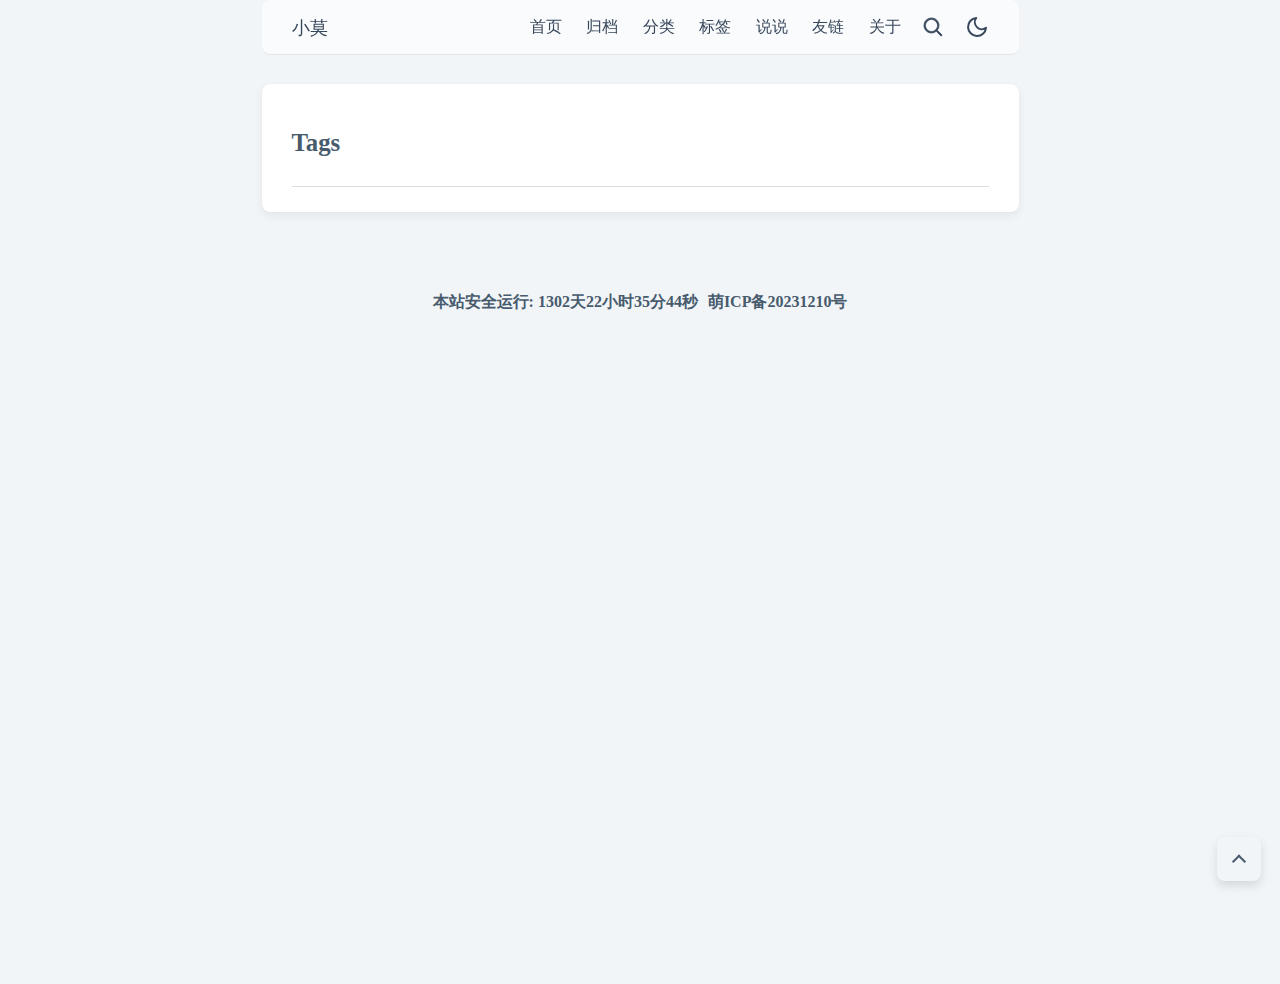
<file: tags/index.html>
<!DOCTYPE html>
<html lang="en">


<head>
    <meta charset="UTF-8">
    
    <link rel="apple-touch-icon" sizes="76x76" href="/null">
    <link rel="icon" type="image/png" href="/null">
    <meta name="viewport" content="width=device-width, initial-scale=1, maximum-scale=5">
    <title>Tags - 笔记</title>
    
    <meta http-equiv="Content-Security-Policy" content="upgrade-insecure-requests">
    
    
    <meta name="description" content="">
    <meta name="author" content="John Doe">
    <meta name="keywords" content="">
    <meta property="og:title" content="Tags"/>
    <style>


    
    :root{
        --shadow-color: rgba(0,0,0,0.2);
        --sec-shadow: rgba(0,0,0,0.03);
        --shadow-hover-color: rgba(0,0,0,0.28);
        --first-text-color: #475b6d;
        --second-text-color: #37475b;
        --third-text-color: #858585;
        --default-text-color: #505050;
        --default-link-color: #007bff;
        --link-color: #000000;
        --second-link-color: #4F9BFA;
        --code-color:rgba(27,31,35,.05);
        --post-bkg-color: #fff;
        --page-bkg-color: #f2f5f8;
        --nav-a-hover-color: #3498db;
        --post-sec-text-color: #718096;
        --sec-bkg: #f2f5f8;
        --color-mode: 'light';
        --bkg-h: rgba(255,255,255,0.6);
        --bkg-m: #e1e4e8;
        --home-title-color: #4169E1;
        --shadow: 0 4px 10px rgba(0,2,4,0.06),0 0 1px rgba(0,2,4,0.11);
        --hr-color: #ddd;
        --bg-t: #f4f4f4;
        --nav-bkg: rgba(255,255,255,0.6);
    }

@media (prefers-color-scheme: dark) {
  :root {
    --color-mode: 'dark';
  }

  :root:not([data-theme]) {
    --first-text-color: hsla(0,0%,100%,0.92);
    --second-text-color: hsla(0,0%,100%,0.86);
    --third-text-color: #a7a9ad;
    --default-text-color: #505050;
    --default-link-color: #1589e9;
    --link-color: #000000;
    --second-link-color: #30a9de;
    --post-bkg-color: #252d38;
    --page-bkg-color: #181c27;
    --nav-a-hover-color: #3498db;
    --post-sec-text-color: #a7a9ad;
    --sec-bkg: #364151;
    --bkg-h: rgba(255,255,255,0.2);
    --bkg-m: rgba(255,255,255,0.1);
    --home-title-color: rgb(226, 82, 90);
    --code-color:#3e4b5e;
    --shadow: none;
    --hr-color: #718096;
    --bg-t: #364151;
    --nav-bkg: rgba(13,17,23,0.6);
  }
}

[data-theme='dark'] {
    --shadow-color: rgba(0,0,0,0.2);
    --shadow-hover-color: rgba(0,0,0,0.28);
    --first-text-color: hsla(0,0%,100%,0.92);
    --second-text-color: hsla(0,0%,100%,0.86);
    --third-text-color: #a7a9ad;
    --default-text-color: #505050;
    --default-link-color: #1589e9;
    --link-color: #000000;
    --second-link-color: #30a9de;
    --post-bkg-color: #252d38;
    --page-bkg-color: #181c27;
    --nav-a-hover-color: #3498db;
    --post-sec-text-color: #a7a9ad;
    --sec-bkg: #364151;
    --bkg-h: rgba(255,255,255,0.2);
    --bkg-m: rgba(255,255,255,0.1);
    --home-title-color: rgb(226, 82, 90);
    --code-color:#3e4b5e;
    --shadow: none;
    --hr-color: #718096;
    --bg-t: #364151;
    --nav-bkg: rgba(13,17,23,0.6);
}

</style>



    
<link rel="stylesheet" href="/add/css/xiaomo.css">


<style>
#page-main,footer,.p-btn{
    display: none;
}
html, body {
    margin: 0;
    padding: 0;
    width: 100%;
    height: 100%;
}
body {
    background-color: var(--page-bkg-color);
    color: var(--second-text-color);
    overflow-y: scroll;
    overflow-x: hidden;
    transition: all .3s;
}
a {
    color: var(--default-link-color);
    text-decoration: none;
    background-color: transparent;
}
a:hover{
    color: var(--second-link-color);
}
.main-content,.post-card-main{
    margin: 30px;
}



@media (max-width: 410px){
    .post-card-main{
        max-width: 350px!important;
    }
}

@media (max-width: 980px){
    .post-card-main{
        max-width: 520px!important;
    }
}


@media (min-width: 780px){ 
    h3{
        font-size: 1.5rem;
        line-height: 1.5em;
    }
}
@media (min-width: 1280px){ 
    h3{
        font-size: 1.7rem;
        line-height: 1.5em;
    }
}
@media (min-width: 2096px){ 
    h3{
        font-size: 1.8rem;
        line-height: 1.5em;
    }
}

.text-center{
    text-align: center!important;
}
.middle-center{
    display: -webkit-box;
    display: -ms-flexbox;
    display: flex;
    -webkit-box-align: center;
    -ms-flex-align: center;
    align-items: center;
    -webkit-box-pack: center;
    -ms-flex-pack: center;
    justify-content: center;
    height: 100%;
}
header {
    display: flex;
    justify-content: space-between;
    align-items: center;
    position: fixed;
    height: 54px;
    padding: 0 1.25rem;
    top: 0;
    left: 0;
    right: 0;
    z-index: 10;
    border-bottom: 1px solid var(--bkg-m);
    background-color: var(--nav-bkg);
    backdrop-filter: blur(4px);
    transition: all .3s;
}
header .header__left, header .header__right {
    display: flex;
    align-items: center;
    font-family: rubik,sans-serif,Varela Round;
}
header .header__left .logo__text {
    font-size: 18px;
    font-weight: 450;
    padding: 14.5px 10px;
    border-radius: 5px;
    color: var(--second-text-color);
}
header .header__right .navbar__menus {
    height: 54px;
    padding: 0 0 0 15px;
}
header .header__right .button {
    color: var(--second-text-color);
}
header .header__right .navbar__menus .navbar-menu {
    display: inline-block;
    align-items: center;
    height: 54px;
    padding: 0 10px;
    font-size: 16px;
    line-height: 54px;
}
header .header__right .dropdown-icon {
    display: none;
    height: 54px;
    padding: 15px 10px;
    border: 0;
    background-color: transparent;
}
header .header__right .dropdown-menus {
    line-height: 2rem;
    animation: slide-in .15s ease 1;
    display: none;
    position: absolute;
    left: 12px;
    right: 12px;
    top: calc(54px + 10px);
    border-radius: 6px;
    padding: 24px;
    background-color: var(--page-bkg-color);
    border: 1px solid var(--bkg-m);
    z-index: 9999;
    justify-items: center;
    justify-content: center;
    flex-direction: column;
}
header .header__right #btn-search, header .header__right #btn-toggle-dark{
    display: inline-block;
    padding:  18px 10px;
    height: 25px;
}
header .header__right #btn-dropdown{
  display: inline-block;
  padding:  13.5px 0;
}
header .header__right .dropdown-menus .dropdown-menu {
    padding: 10px;
    color: var(--second-text-color);
}
@media screen and (max-width: 764px){
.navbar__menus {
    display: none!important;
}
.dropdown-icon {
    display: inline-block!important;
}
}
.p-btn{
    position: fixed;
    bottom: 1.2rem;
    right: 1.2rem;
    contain: layout;
}
.toc-btn,.click-btn{
    cursor: pointer;
    -webkit-appearance: none;
    -moz-appearance: none;
    appearance: none;
    align-items: center;
    margin-top: .5rem;
    font-size: .75rem;
    background-color: var(--sec-bkg);
    display: block;
    padding: 0.9rem;
    box-shadow: 0 0.3rem 0.6rem rgba(48,55,66,.15);
    border: none;
    border-radius: 0.5rem;
    line-height: 1;
    color: var(--first-text-color);
}
.toc-link{
    color: var(--second-text-color);
}

#css-loading h3{
    font-weight: 500;
    font-size: 1.4rem;
    text-align: center;
    position: fixed;
    top: 200px;
    left: 0;
    right: 0;
    opacity: 0;
    animation: cssLoad;
    animation-delay: 0.3s;
    -webkit-animation: cssLoad;
    -webkit-animation-delay: 0.3s;
}
@keyframes cssLoad {
    from {
        opacity: 0;
    }
    to {
        opacity: 0.9;
    }
}


.memorial {
    -webkit-filter: grayscale(100%);
    -moz-filter: grayscale(100%);
    -ms-filter: grayscale(100%);
    -o-filter: grayscale(100%);
    filter: grayscale(100%);
    filter:progid:DXImageTransform.Microsoft.BasicImage(grayscale=1); filter:gray;
}


    .post-copyright:after {
        position: absolute;
        color: #fff;
        background: url("data:image/svg+xml;charset=utf-8,%3Csvg xmlns='http://www.w3.org/2000/svg' viewBox='0 0 496 512'%3E%3Cpath fill='gray' d='M245.8 214.9l-33.2 17.3c-9.4-19.6-25.2-20-27.4-20-22.2 0-33.3 14.6-33.3 43.9 0 23.5 9.2 43.8 33.3 43.8 14.4 0 24.6-7 30.5-21.3l30.6 15.5a73.2 73.2 0 01-65.1 39c-22.6 0-74-10.3-74-77 0-58.7 43-77 72.6-77 30.8-.1 52.7 11.9 66 35.8zm143 0l-32.7 17.3c-9.5-19.8-25.7-20-27.9-20-22.1 0-33.2 14.6-33.2 43.9 0 23.5 9.2 43.8 33.2 43.8 14.5 0 24.7-7 30.5-21.3l31 15.5c-2 3.8-21.3 39-65 39-22.7 0-74-9.9-74-77 0-58.7 43-77 72.6-77C354 179 376 191 389 214.8zM247.7 8C104.7 8 0 123 0 256c0 138.4 113.6 248 247.6 248C377.5 504 496 403 496 256 496 118 389.4 8 247.6 8zm.8 450.8c-112.5 0-203.7-93-203.7-202.8 0-105.5 85.5-203.3 203.8-203.3A201.7 201.7 0 01451.3 256c0 121.7-99.7 202.9-202.9 202.9z'/%3E%3C/svg%3E");
        content: ' ';
        height: 10rem;
        width: 10rem;
        right: -2rem;
        top: -2rem;
        opacity: .1;
    }

</style>

    

    
        <!--
        <link rel="stylesheet" href="/css/page.css" media="print"
            onload="this.media='all';this.onload=null">
        <noscript>-->
            <link rel="stylesheet" href="/css/page.css">
        <!--</noscript>-->
    
    
    <link rel="stylesheet" href="/css/main.css" media="print" onload="this.media='all';this.onload=null">
    <noscript>
        <link rel="stylesheet" href="/css/main.css">
    </noscript>

    
    <script src="/js/main.js"></script>
    
<meta name="generator" content="Hexo 5.4.2"></head>

    <body>
        <header>
            
<div class="header__left">
	<a href="/" class="button"><span class="logo__text">小莫</span></a>
</div>
<div class="header__right">
	<div class="navbar__menus">
		
		<a href="/" class="button">
			<div class="navbar-menu">首页</div>
		</a>
		
		<a href="/archives/" class="button">
			<div class="navbar-menu">归档</div>
		</a>
		
		<a href="/categories/" class="button">
			<div class="navbar-menu">分类</div>
		</a>
		
		<a href="/tags/" class="button">
			<div class="navbar-menu">标签</div>
		</a>
		
		<a href="/talk/" class="button">
			<div class="navbar-menu">说说</div>
		</a>
		
		<a href="/links/" class="button">
			<div class="navbar-menu">友链</div>
		</a>
		
		<a href="/about/" class="button">
			<div class="navbar-menu">关于</div>
		</a>
		
	</div>
	
	<a href="/search/" class="button">
		<div id="btn-search">
			<svg xmlns="http://www.w3.org/2000/svg" viewbox="0 0 1024 1024" width="24" height="24" fill="currentColor"
				stroke="currentColor" stroke-width="32">
				<path
					d="M192 448c0-141.152 114.848-256 256-256s256 114.848 256 256-114.848 256-256 256-256-114.848-256-256z m710.624 409.376l-206.88-206.88A318.784 318.784 0 0 0 768 448c0-176.736-143.264-320-320-320S128 271.264 128 448s143.264 320 320 320a318.784 318.784 0 0 0 202.496-72.256l206.88 206.88 45.248-45.248z">
				</path>
			</svg>
		</div>
	</a>
	
	<a href="javaScript:void(0);" class="button" id="btn-toggle-dark">
		<div>
			<svg xmlns="http://www.w3.org/2000/svg" width="24" height="24" viewbox="0 0 24 24" fill="none"
				stroke="currentColor" stroke-width="2" stroke-linecap="round" stroke-linejoin="round">
				<path d="M21 12.79A9 9 0 1 1 11.21 3 7 7 0 0 0 21 12.79z"></path>
			</svg>
		</div>
	</a>
	<a href="javaScript:void(0);" class="dropdown-icon button">
		<div id="btn-dropdown">
			<svg xmlns="http://www.w3.org/2000/svg" viewbox="0 0 1024 1024" width="24" height="24" fill="currentColor"
				stroke="currentColor" stroke-width="32" stroke-linecap="round">
				<path
					d="M903.43 561.52H148.8c-13.25 0-24-10.75-24-24s10.75-24 24-24h754.63c13.25 0 24 10.75 24 24s-10.75 24-24 24zM903.43 204.31H148.8c-13.25 0-24-10.75-24-24s10.75-24 24-24h754.63c13.25 0 24 10.75 24 24s-10.75 24-24 24zM903.43 918.73H148.8c-13.25 0-24-10.75-24-24s10.75-24 24-24h754.63c13.25 0 24 10.75 24 24s-10.75 24-24 24z"
					fill="currentColor"></path>
			</svg>
		</div>
	</a>
	<div class="dropdown-menus" id="dropdown-menus">
		
		<a href="/" class="dropdown-menu button">首页</a>
		<br>
		
		<a href="/archives/" class="dropdown-menu button">归档</a>
		<br>
		
		<a href="/categories/" class="dropdown-menu button">分类</a>
		<br>
		
		<a href="/tags/" class="dropdown-menu button">标签</a>
		<br>
		
		<a href="/talk/" class="dropdown-menu button">说说</a>
		<br>
		
		<a href="/links/" class="dropdown-menu button">友链</a>
		<br>
		
		<a href="/about/" class="dropdown-menu button">关于</a>
		<br>
		
	</div>
</div>

        </header>
        <div id="top"></div>
        <div id="page-main" class="main-content">
        <div class="mg-top">
            
<article class="page">
<div id="post-meta-m" style="padding-bottom:0;">
  <div class="post-meta" id="post-meta">
    <h3>Tags</h3>
  </div>
</div>
<div class="tag-page-main" style="padding-top:10px;">
<div class="text-center tagcloud">
  
</div>
</div>
</article>
        </div>
        
  <footer class="text-center">
    
      
          
              
                  
                      <!-- <p>Powered by <a href="https://hexo.io" target="_blank">Hexo</a> | Theme by <a
                          href="https://github.com/oCoke/hexo-theme-miracle" target="_blank">Miracle</a></p> -->


  </footer>
  
    <div class="p-btn">
      
          
              <a href="javascript:window.scrollTo({top:0,behavior:'smooth'});" class="click-btn">
                <i id="i-up"></i>
              </a>
    </div>
    <div id="footer-bottom">
      <div class="footer-bottom-left">
        <span id="runtime_span">
          <script type="text/javascript">
            function show_runtime() {
              window.setTimeout("show_runtime()", 1000);
              X = new Date("01/01/2023 00:00:00");
              Y = new Date();
              T = (Y.getTime() - X.getTime());
              M = 24 * 60 * 60 * 1000;
              a = T / M; A = Math.floor(a);
              b = (a - A) * 24; B = Math.floor(b);
              c = (b - B) * 60; C = Math.floor((b - B) * 60);
              D = Math.floor((c - C) * 60);
              runtime_span.innerHTML = "本站安全运行: " + A + "天" + B + "小时" + C + "分" + D + "秒"
            } show_runtime(); 
          </script>
        </span>
      </div>
      <div class="footer-bottom-right">
        <a href="https://icp.gov.moe/?keyword=20231210" target="_blank">萌ICP备20231210号</a>
      </div>
    </div>

    <!-- SCRIPTS -->

    




<script>
    document.getElementById("btn-dropdown").addEventListener('click', () => {
      toggleClass("#dropdown-menus","display-inline");
    });
    console.log('\n' + ' %c Powered by Hexo Theme Miracle ' + ' %c https://github.com/hifun-team/hexo-theme-miracle ' + '\n' + '\n', 'color: #fff; background: #4F9BFA; padding:5px 0;', 'background: #FFF; padding:5px 0;');

    

    
  /* 小彩蛋: 饮茶先啦 */
  setTimeout(() => {
    var time = new Date();
    if (time.getHours() == 15) {
      let comment = document.createComment(' 三点几嚟！饮茶先啦！ ');
      document.body.insertBefore(comment, document.getElementsByTagName('header')[0]);
    }
  },1);
    
</script>















      
        </div>
        <div id="css-loading">
            <h3 class="text-center">加载中...</h3>
        </div>
        
    </body>
</html>
</file>
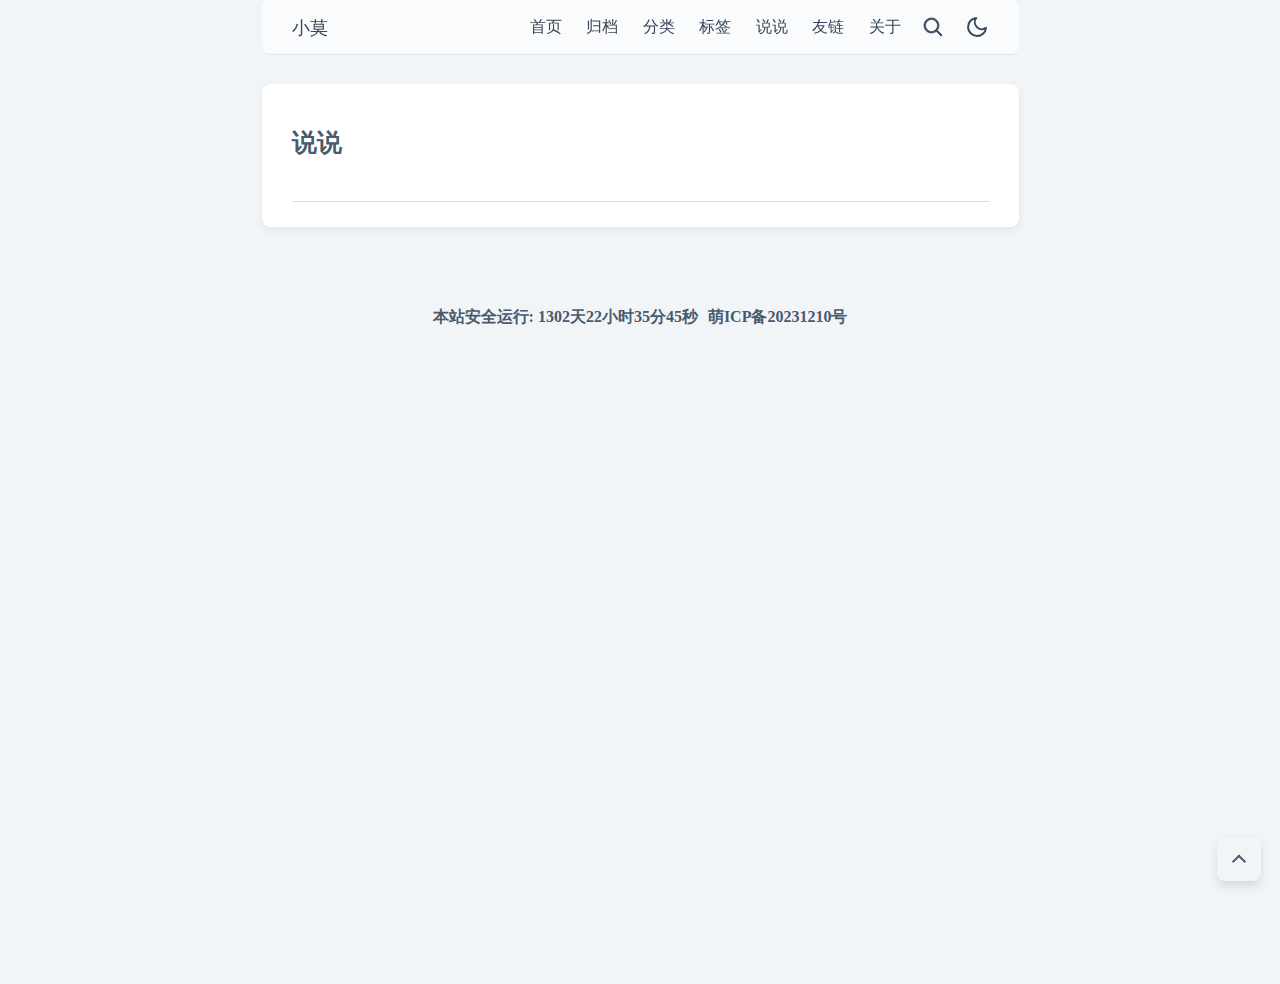
<file: talk/index.html>
<!DOCTYPE html>
<html lang="en">


<head>
    <meta charset="UTF-8">
    
    <link rel="apple-touch-icon" sizes="76x76" href="/null">
    <link rel="icon" type="image/png" href="/null">
    <meta name="viewport" content="width=device-width, initial-scale=1, maximum-scale=5">
    <title>笔记</title>
    
    <meta http-equiv="Content-Security-Policy" content="upgrade-insecure-requests">
    
    
    <meta name="description" content="">
    <meta name="author" content="John Doe">
    <meta name="keywords" content="">
    
    <style>


    
    :root{
        --shadow-color: rgba(0,0,0,0.2);
        --sec-shadow: rgba(0,0,0,0.03);
        --shadow-hover-color: rgba(0,0,0,0.28);
        --first-text-color: #475b6d;
        --second-text-color: #37475b;
        --third-text-color: #858585;
        --default-text-color: #505050;
        --default-link-color: #007bff;
        --link-color: #000000;
        --second-link-color: #4F9BFA;
        --code-color:rgba(27,31,35,.05);
        --post-bkg-color: #fff;
        --page-bkg-color: #f2f5f8;
        --nav-a-hover-color: #3498db;
        --post-sec-text-color: #718096;
        --sec-bkg: #f2f5f8;
        --color-mode: 'light';
        --bkg-h: rgba(255,255,255,0.6);
        --bkg-m: #e1e4e8;
        --home-title-color: #4169E1;
        --shadow: 0 4px 10px rgba(0,2,4,0.06),0 0 1px rgba(0,2,4,0.11);
        --hr-color: #ddd;
        --bg-t: #f4f4f4;
        --nav-bkg: rgba(255,255,255,0.6);
    }

@media (prefers-color-scheme: dark) {
  :root {
    --color-mode: 'dark';
  }

  :root:not([data-theme]) {
    --first-text-color: hsla(0,0%,100%,0.92);
    --second-text-color: hsla(0,0%,100%,0.86);
    --third-text-color: #a7a9ad;
    --default-text-color: #505050;
    --default-link-color: #1589e9;
    --link-color: #000000;
    --second-link-color: #30a9de;
    --post-bkg-color: #252d38;
    --page-bkg-color: #181c27;
    --nav-a-hover-color: #3498db;
    --post-sec-text-color: #a7a9ad;
    --sec-bkg: #364151;
    --bkg-h: rgba(255,255,255,0.2);
    --bkg-m: rgba(255,255,255,0.1);
    --home-title-color: rgb(226, 82, 90);
    --code-color:#3e4b5e;
    --shadow: none;
    --hr-color: #718096;
    --bg-t: #364151;
    --nav-bkg: rgba(13,17,23,0.6);
  }
}

[data-theme='dark'] {
    --shadow-color: rgba(0,0,0,0.2);
    --shadow-hover-color: rgba(0,0,0,0.28);
    --first-text-color: hsla(0,0%,100%,0.92);
    --second-text-color: hsla(0,0%,100%,0.86);
    --third-text-color: #a7a9ad;
    --default-text-color: #505050;
    --default-link-color: #1589e9;
    --link-color: #000000;
    --second-link-color: #30a9de;
    --post-bkg-color: #252d38;
    --page-bkg-color: #181c27;
    --nav-a-hover-color: #3498db;
    --post-sec-text-color: #a7a9ad;
    --sec-bkg: #364151;
    --bkg-h: rgba(255,255,255,0.2);
    --bkg-m: rgba(255,255,255,0.1);
    --home-title-color: rgb(226, 82, 90);
    --code-color:#3e4b5e;
    --shadow: none;
    --hr-color: #718096;
    --bg-t: #364151;
    --nav-bkg: rgba(13,17,23,0.6);
}

</style>



    
<link rel="stylesheet" href="/add/css/xiaomo.css">


<style>
#page-main,footer,.p-btn{
    display: none;
}
html, body {
    margin: 0;
    padding: 0;
    width: 100%;
    height: 100%;
}
body {
    background-color: var(--page-bkg-color);
    color: var(--second-text-color);
    overflow-y: scroll;
    overflow-x: hidden;
    transition: all .3s;
}
a {
    color: var(--default-link-color);
    text-decoration: none;
    background-color: transparent;
}
a:hover{
    color: var(--second-link-color);
}
.main-content,.post-card-main{
    margin: 30px;
}



@media (max-width: 410px){
    .post-card-main{
        max-width: 350px!important;
    }
}

@media (max-width: 980px){
    .post-card-main{
        max-width: 520px!important;
    }
}


@media (min-width: 780px){ 
    h3{
        font-size: 1.5rem;
        line-height: 1.5em;
    }
}
@media (min-width: 1280px){ 
    h3{
        font-size: 1.7rem;
        line-height: 1.5em;
    }
}
@media (min-width: 2096px){ 
    h3{
        font-size: 1.8rem;
        line-height: 1.5em;
    }
}

.text-center{
    text-align: center!important;
}
.middle-center{
    display: -webkit-box;
    display: -ms-flexbox;
    display: flex;
    -webkit-box-align: center;
    -ms-flex-align: center;
    align-items: center;
    -webkit-box-pack: center;
    -ms-flex-pack: center;
    justify-content: center;
    height: 100%;
}
header {
    display: flex;
    justify-content: space-between;
    align-items: center;
    position: fixed;
    height: 54px;
    padding: 0 1.25rem;
    top: 0;
    left: 0;
    right: 0;
    z-index: 10;
    border-bottom: 1px solid var(--bkg-m);
    background-color: var(--nav-bkg);
    backdrop-filter: blur(4px);
    transition: all .3s;
}
header .header__left, header .header__right {
    display: flex;
    align-items: center;
    font-family: rubik,sans-serif,Varela Round;
}
header .header__left .logo__text {
    font-size: 18px;
    font-weight: 450;
    padding: 14.5px 10px;
    border-radius: 5px;
    color: var(--second-text-color);
}
header .header__right .navbar__menus {
    height: 54px;
    padding: 0 0 0 15px;
}
header .header__right .button {
    color: var(--second-text-color);
}
header .header__right .navbar__menus .navbar-menu {
    display: inline-block;
    align-items: center;
    height: 54px;
    padding: 0 10px;
    font-size: 16px;
    line-height: 54px;
}
header .header__right .dropdown-icon {
    display: none;
    height: 54px;
    padding: 15px 10px;
    border: 0;
    background-color: transparent;
}
header .header__right .dropdown-menus {
    line-height: 2rem;
    animation: slide-in .15s ease 1;
    display: none;
    position: absolute;
    left: 12px;
    right: 12px;
    top: calc(54px + 10px);
    border-radius: 6px;
    padding: 24px;
    background-color: var(--page-bkg-color);
    border: 1px solid var(--bkg-m);
    z-index: 9999;
    justify-items: center;
    justify-content: center;
    flex-direction: column;
}
header .header__right #btn-search, header .header__right #btn-toggle-dark{
    display: inline-block;
    padding:  18px 10px;
    height: 25px;
}
header .header__right #btn-dropdown{
  display: inline-block;
  padding:  13.5px 0;
}
header .header__right .dropdown-menus .dropdown-menu {
    padding: 10px;
    color: var(--second-text-color);
}
@media screen and (max-width: 764px){
.navbar__menus {
    display: none!important;
}
.dropdown-icon {
    display: inline-block!important;
}
}
.p-btn{
    position: fixed;
    bottom: 1.2rem;
    right: 1.2rem;
    contain: layout;
}
.toc-btn,.click-btn{
    cursor: pointer;
    -webkit-appearance: none;
    -moz-appearance: none;
    appearance: none;
    align-items: center;
    margin-top: .5rem;
    font-size: .75rem;
    background-color: var(--sec-bkg);
    display: block;
    padding: 0.9rem;
    box-shadow: 0 0.3rem 0.6rem rgba(48,55,66,.15);
    border: none;
    border-radius: 0.5rem;
    line-height: 1;
    color: var(--first-text-color);
}
.toc-link{
    color: var(--second-text-color);
}

#css-loading h3{
    font-weight: 500;
    font-size: 1.4rem;
    text-align: center;
    position: fixed;
    top: 200px;
    left: 0;
    right: 0;
    opacity: 0;
    animation: cssLoad;
    animation-delay: 0.3s;
    -webkit-animation: cssLoad;
    -webkit-animation-delay: 0.3s;
}
@keyframes cssLoad {
    from {
        opacity: 0;
    }
    to {
        opacity: 0.9;
    }
}


.memorial {
    -webkit-filter: grayscale(100%);
    -moz-filter: grayscale(100%);
    -ms-filter: grayscale(100%);
    -o-filter: grayscale(100%);
    filter: grayscale(100%);
    filter:progid:DXImageTransform.Microsoft.BasicImage(grayscale=1); filter:gray;
}


    .post-copyright:after {
        position: absolute;
        color: #fff;
        background: url("data:image/svg+xml;charset=utf-8,%3Csvg xmlns='http://www.w3.org/2000/svg' viewBox='0 0 496 512'%3E%3Cpath fill='gray' d='M245.8 214.9l-33.2 17.3c-9.4-19.6-25.2-20-27.4-20-22.2 0-33.3 14.6-33.3 43.9 0 23.5 9.2 43.8 33.3 43.8 14.4 0 24.6-7 30.5-21.3l30.6 15.5a73.2 73.2 0 01-65.1 39c-22.6 0-74-10.3-74-77 0-58.7 43-77 72.6-77 30.8-.1 52.7 11.9 66 35.8zm143 0l-32.7 17.3c-9.5-19.8-25.7-20-27.9-20-22.1 0-33.2 14.6-33.2 43.9 0 23.5 9.2 43.8 33.2 43.8 14.5 0 24.7-7 30.5-21.3l31 15.5c-2 3.8-21.3 39-65 39-22.7 0-74-9.9-74-77 0-58.7 43-77 72.6-77C354 179 376 191 389 214.8zM247.7 8C104.7 8 0 123 0 256c0 138.4 113.6 248 247.6 248C377.5 504 496 403 496 256 496 118 389.4 8 247.6 8zm.8 450.8c-112.5 0-203.7-93-203.7-202.8 0-105.5 85.5-203.3 203.8-203.3A201.7 201.7 0 01451.3 256c0 121.7-99.7 202.9-202.9 202.9z'/%3E%3C/svg%3E");
        content: ' ';
        height: 10rem;
        width: 10rem;
        right: -2rem;
        top: -2rem;
        opacity: .1;
    }

</style>

    

    
        <!--
        <link rel="stylesheet" href="/css/page.css" media="print"
            onload="this.media='all';this.onload=null">
        <noscript>-->
            <link rel="stylesheet" href="/css/page.css">
        <!--</noscript>-->
    
    
    <link rel="stylesheet" href="/css/main.css" media="print" onload="this.media='all';this.onload=null">
    <noscript>
        <link rel="stylesheet" href="/css/main.css">
    </noscript>

    
    <script src="/js/main.js"></script>
    
<meta name="generator" content="Hexo 5.4.2"></head>

    <body>
        <header>
            
<div class="header__left">
	<a href="/" class="button"><span class="logo__text">小莫</span></a>
</div>
<div class="header__right">
	<div class="navbar__menus">
		
		<a href="/" class="button">
			<div class="navbar-menu">首页</div>
		</a>
		
		<a href="/archives/" class="button">
			<div class="navbar-menu">归档</div>
		</a>
		
		<a href="/categories/" class="button">
			<div class="navbar-menu">分类</div>
		</a>
		
		<a href="/tags/" class="button">
			<div class="navbar-menu">标签</div>
		</a>
		
		<a href="/talk/" class="button">
			<div class="navbar-menu">说说</div>
		</a>
		
		<a href="/links/" class="button">
			<div class="navbar-menu">友链</div>
		</a>
		
		<a href="/about/" class="button">
			<div class="navbar-menu">关于</div>
		</a>
		
	</div>
	
	<a href="/search/" class="button">
		<div id="btn-search">
			<svg xmlns="http://www.w3.org/2000/svg" viewbox="0 0 1024 1024" width="24" height="24" fill="currentColor"
				stroke="currentColor" stroke-width="32">
				<path
					d="M192 448c0-141.152 114.848-256 256-256s256 114.848 256 256-114.848 256-256 256-256-114.848-256-256z m710.624 409.376l-206.88-206.88A318.784 318.784 0 0 0 768 448c0-176.736-143.264-320-320-320S128 271.264 128 448s143.264 320 320 320a318.784 318.784 0 0 0 202.496-72.256l206.88 206.88 45.248-45.248z">
				</path>
			</svg>
		</div>
	</a>
	
	<a href="javaScript:void(0);" class="button" id="btn-toggle-dark">
		<div>
			<svg xmlns="http://www.w3.org/2000/svg" width="24" height="24" viewbox="0 0 24 24" fill="none"
				stroke="currentColor" stroke-width="2" stroke-linecap="round" stroke-linejoin="round">
				<path d="M21 12.79A9 9 0 1 1 11.21 3 7 7 0 0 0 21 12.79z"></path>
			</svg>
		</div>
	</a>
	<a href="javaScript:void(0);" class="dropdown-icon button">
		<div id="btn-dropdown">
			<svg xmlns="http://www.w3.org/2000/svg" viewbox="0 0 1024 1024" width="24" height="24" fill="currentColor"
				stroke="currentColor" stroke-width="32" stroke-linecap="round">
				<path
					d="M903.43 561.52H148.8c-13.25 0-24-10.75-24-24s10.75-24 24-24h754.63c13.25 0 24 10.75 24 24s-10.75 24-24 24zM903.43 204.31H148.8c-13.25 0-24-10.75-24-24s10.75-24 24-24h754.63c13.25 0 24 10.75 24 24s-10.75 24-24 24zM903.43 918.73H148.8c-13.25 0-24-10.75-24-24s10.75-24 24-24h754.63c13.25 0 24 10.75 24 24s-10.75 24-24 24z"
					fill="currentColor"></path>
			</svg>
		</div>
	</a>
	<div class="dropdown-menus" id="dropdown-menus">
		
		<a href="/" class="dropdown-menu button">首页</a>
		<br>
		
		<a href="/archives/" class="dropdown-menu button">归档</a>
		<br>
		
		<a href="/categories/" class="dropdown-menu button">分类</a>
		<br>
		
		<a href="/tags/" class="dropdown-menu button">标签</a>
		<br>
		
		<a href="/talk/" class="dropdown-menu button">说说</a>
		<br>
		
		<a href="/links/" class="dropdown-menu button">友链</a>
		<br>
		
		<a href="/about/" class="dropdown-menu button">关于</a>
		<br>
		
	</div>
</div>

        </header>
        <div id="top"></div>
        <div id="page-main" class="main-content">
        <div class="mg-top">
            
<article class="page">
    <div id="post-meta-m">
            <h3>说说</h3>
    </div>
    <div class="article-m" style="margin-top: 10px;">
        
        
    </div>
</article>
        </div>
        
  <footer class="text-center">
    
      
          
              
                  
                      <!-- <p>Powered by <a href="https://hexo.io" target="_blank">Hexo</a> | Theme by <a
                          href="https://github.com/oCoke/hexo-theme-miracle" target="_blank">Miracle</a></p> -->


  </footer>
  
    <div class="p-btn">
      
          
              <a href="javascript:window.scrollTo({top:0,behavior:'smooth'});" class="click-btn">
                <i id="i-up"></i>
              </a>
    </div>
    <div id="footer-bottom">
      <div class="footer-bottom-left">
        <span id="runtime_span">
          <script type="text/javascript">
            function show_runtime() {
              window.setTimeout("show_runtime()", 1000);
              X = new Date("01/01/2023 00:00:00");
              Y = new Date();
              T = (Y.getTime() - X.getTime());
              M = 24 * 60 * 60 * 1000;
              a = T / M; A = Math.floor(a);
              b = (a - A) * 24; B = Math.floor(b);
              c = (b - B) * 60; C = Math.floor((b - B) * 60);
              D = Math.floor((c - C) * 60);
              runtime_span.innerHTML = "本站安全运行: " + A + "天" + B + "小时" + C + "分" + D + "秒"
            } show_runtime(); 
          </script>
        </span>
      </div>
      <div class="footer-bottom-right">
        <a href="https://icp.gov.moe/?keyword=20231210" target="_blank">萌ICP备20231210号</a>
      </div>
    </div>

    <!-- SCRIPTS -->

    




<script>
    document.getElementById("btn-dropdown").addEventListener('click', () => {
      toggleClass("#dropdown-menus","display-inline");
    });
    console.log('\n' + ' %c Powered by Hexo Theme Miracle ' + ' %c https://github.com/hifun-team/hexo-theme-miracle ' + '\n' + '\n', 'color: #fff; background: #4F9BFA; padding:5px 0;', 'background: #FFF; padding:5px 0;');

    

    
  /* 小彩蛋: 饮茶先啦 */
  setTimeout(() => {
    var time = new Date();
    if (time.getHours() == 15) {
      let comment = document.createComment(' 三点几嚟！饮茶先啦！ ');
      document.body.insertBefore(comment, document.getElementsByTagName('header')[0]);
    }
  },1);
    
</script>















      
        </div>
        <div id="css-loading">
            <h3 class="text-center">加载中...</h3>
        </div>
        
    </body>
</html>
</file>
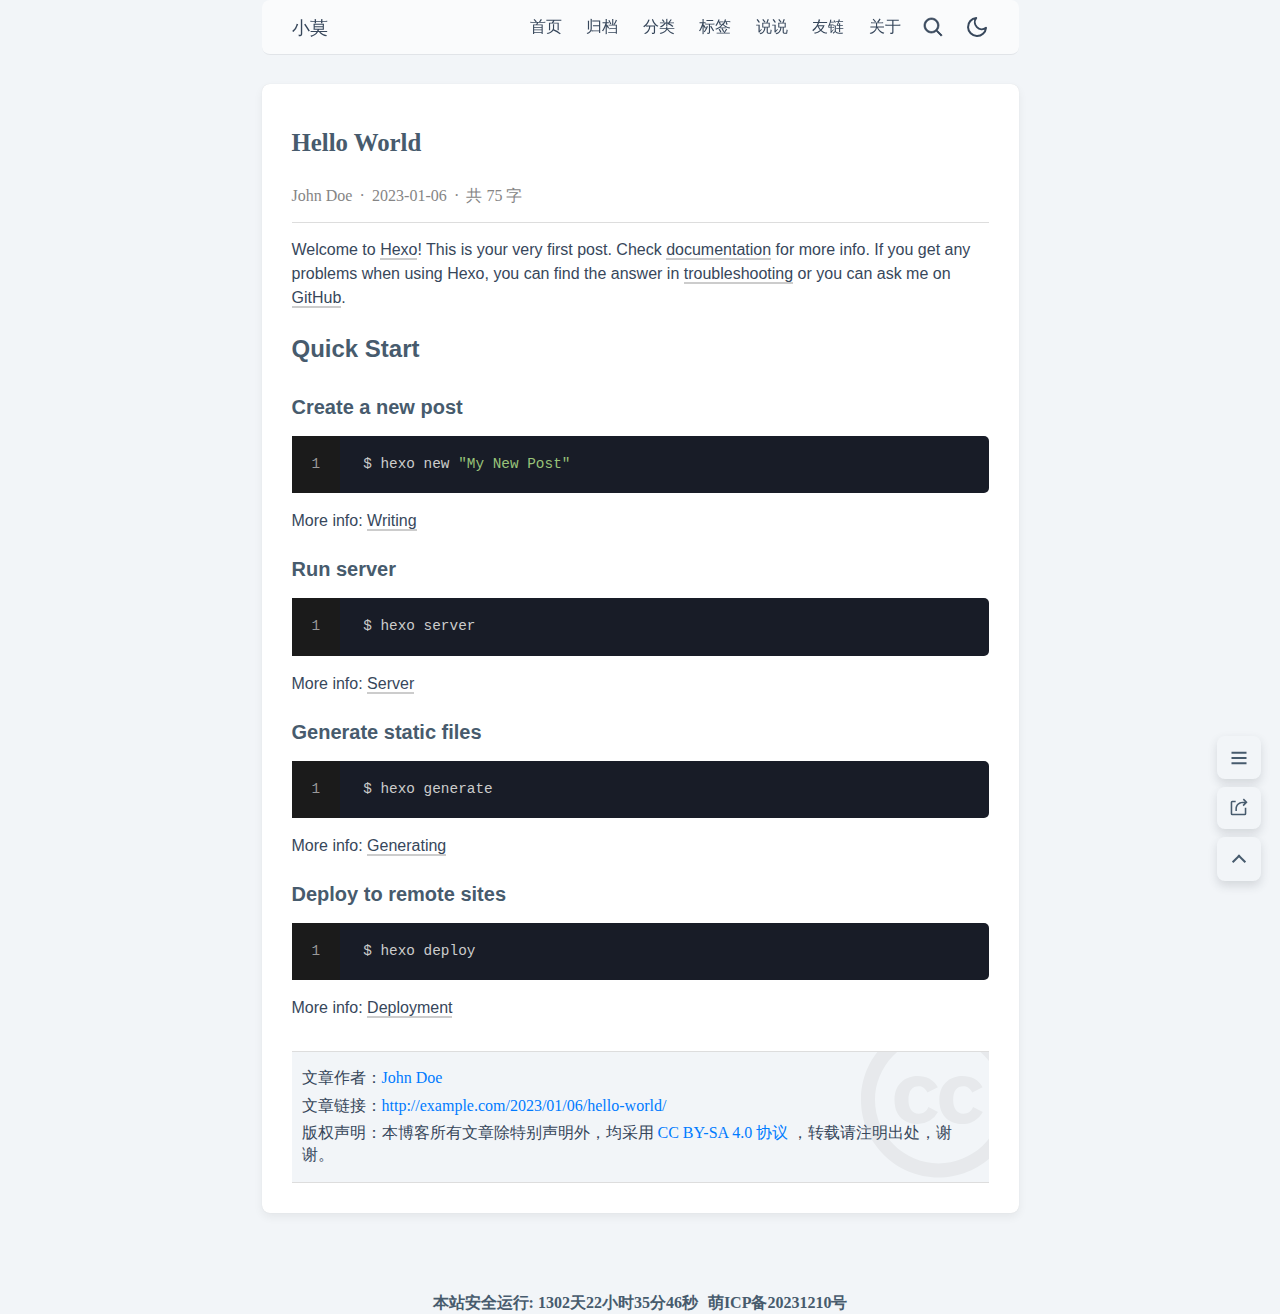
<file: 2023/01/06/hello-world/index.html>
<!DOCTYPE html>
<html lang="en">


<head>
    <meta charset="UTF-8">
    
    <link rel="apple-touch-icon" sizes="76x76" href="/null">
    <link rel="icon" type="image/png" href="/null">
    <meta name="viewport" content="width=device-width, initial-scale=1, maximum-scale=5">
    <title>Hello World - 笔记</title>
    
    <meta http-equiv="Content-Security-Policy" content="upgrade-insecure-requests">
    
    
    <meta name="description" content="">
    <meta name="author" content="John Doe">
    <meta name="keywords" content="">
    <meta property="og:title" content="Hello World"/>
    <style>


    
    :root{
        --shadow-color: rgba(0,0,0,0.2);
        --sec-shadow: rgba(0,0,0,0.03);
        --shadow-hover-color: rgba(0,0,0,0.28);
        --first-text-color: #475b6d;
        --second-text-color: #37475b;
        --third-text-color: #858585;
        --default-text-color: #505050;
        --default-link-color: #007bff;
        --link-color: #000000;
        --second-link-color: #4F9BFA;
        --code-color:rgba(27,31,35,.05);
        --post-bkg-color: #fff;
        --page-bkg-color: #f2f5f8;
        --nav-a-hover-color: #3498db;
        --post-sec-text-color: #718096;
        --sec-bkg: #f2f5f8;
        --color-mode: 'light';
        --bkg-h: rgba(255,255,255,0.6);
        --bkg-m: #e1e4e8;
        --home-title-color: #4169E1;
        --shadow: 0 4px 10px rgba(0,2,4,0.06),0 0 1px rgba(0,2,4,0.11);
        --hr-color: #ddd;
        --bg-t: #f4f4f4;
        --nav-bkg: rgba(255,255,255,0.6);
    }

@media (prefers-color-scheme: dark) {
  :root {
    --color-mode: 'dark';
  }

  :root:not([data-theme]) {
    --first-text-color: hsla(0,0%,100%,0.92);
    --second-text-color: hsla(0,0%,100%,0.86);
    --third-text-color: #a7a9ad;
    --default-text-color: #505050;
    --default-link-color: #1589e9;
    --link-color: #000000;
    --second-link-color: #30a9de;
    --post-bkg-color: #252d38;
    --page-bkg-color: #181c27;
    --nav-a-hover-color: #3498db;
    --post-sec-text-color: #a7a9ad;
    --sec-bkg: #364151;
    --bkg-h: rgba(255,255,255,0.2);
    --bkg-m: rgba(255,255,255,0.1);
    --home-title-color: rgb(226, 82, 90);
    --code-color:#3e4b5e;
    --shadow: none;
    --hr-color: #718096;
    --bg-t: #364151;
    --nav-bkg: rgba(13,17,23,0.6);
  }
}

[data-theme='dark'] {
    --shadow-color: rgba(0,0,0,0.2);
    --shadow-hover-color: rgba(0,0,0,0.28);
    --first-text-color: hsla(0,0%,100%,0.92);
    --second-text-color: hsla(0,0%,100%,0.86);
    --third-text-color: #a7a9ad;
    --default-text-color: #505050;
    --default-link-color: #1589e9;
    --link-color: #000000;
    --second-link-color: #30a9de;
    --post-bkg-color: #252d38;
    --page-bkg-color: #181c27;
    --nav-a-hover-color: #3498db;
    --post-sec-text-color: #a7a9ad;
    --sec-bkg: #364151;
    --bkg-h: rgba(255,255,255,0.2);
    --bkg-m: rgba(255,255,255,0.1);
    --home-title-color: rgb(226, 82, 90);
    --code-color:#3e4b5e;
    --shadow: none;
    --hr-color: #718096;
    --bg-t: #364151;
    --nav-bkg: rgba(13,17,23,0.6);
}

</style>



    
<link rel="stylesheet" href="/add/css/xiaomo.css">


<style>
#page-main,footer,.p-btn{
    display: none;
}
html, body {
    margin: 0;
    padding: 0;
    width: 100%;
    height: 100%;
}
body {
    background-color: var(--page-bkg-color);
    color: var(--second-text-color);
    overflow-y: scroll;
    overflow-x: hidden;
    transition: all .3s;
}
a {
    color: var(--default-link-color);
    text-decoration: none;
    background-color: transparent;
}
a:hover{
    color: var(--second-link-color);
}
.main-content,.post-card-main{
    margin: 30px;
}



@media (max-width: 410px){
    .post-card-main{
        max-width: 350px!important;
    }
}

@media (max-width: 980px){
    .post-card-main{
        max-width: 520px!important;
    }
}


@media (min-width: 780px){ 
    h3{
        font-size: 1.5rem;
        line-height: 1.5em;
    }
}
@media (min-width: 1280px){ 
    h3{
        font-size: 1.7rem;
        line-height: 1.5em;
    }
}
@media (min-width: 2096px){ 
    h3{
        font-size: 1.8rem;
        line-height: 1.5em;
    }
}

.text-center{
    text-align: center!important;
}
.middle-center{
    display: -webkit-box;
    display: -ms-flexbox;
    display: flex;
    -webkit-box-align: center;
    -ms-flex-align: center;
    align-items: center;
    -webkit-box-pack: center;
    -ms-flex-pack: center;
    justify-content: center;
    height: 100%;
}
header {
    display: flex;
    justify-content: space-between;
    align-items: center;
    position: fixed;
    height: 54px;
    padding: 0 1.25rem;
    top: 0;
    left: 0;
    right: 0;
    z-index: 10;
    border-bottom: 1px solid var(--bkg-m);
    background-color: var(--nav-bkg);
    backdrop-filter: blur(4px);
    transition: all .3s;
}
header .header__left, header .header__right {
    display: flex;
    align-items: center;
    font-family: rubik,sans-serif,Varela Round;
}
header .header__left .logo__text {
    font-size: 18px;
    font-weight: 450;
    padding: 14.5px 10px;
    border-radius: 5px;
    color: var(--second-text-color);
}
header .header__right .navbar__menus {
    height: 54px;
    padding: 0 0 0 15px;
}
header .header__right .button {
    color: var(--second-text-color);
}
header .header__right .navbar__menus .navbar-menu {
    display: inline-block;
    align-items: center;
    height: 54px;
    padding: 0 10px;
    font-size: 16px;
    line-height: 54px;
}
header .header__right .dropdown-icon {
    display: none;
    height: 54px;
    padding: 15px 10px;
    border: 0;
    background-color: transparent;
}
header .header__right .dropdown-menus {
    line-height: 2rem;
    animation: slide-in .15s ease 1;
    display: none;
    position: absolute;
    left: 12px;
    right: 12px;
    top: calc(54px + 10px);
    border-radius: 6px;
    padding: 24px;
    background-color: var(--page-bkg-color);
    border: 1px solid var(--bkg-m);
    z-index: 9999;
    justify-items: center;
    justify-content: center;
    flex-direction: column;
}
header .header__right #btn-search, header .header__right #btn-toggle-dark{
    display: inline-block;
    padding:  18px 10px;
    height: 25px;
}
header .header__right #btn-dropdown{
  display: inline-block;
  padding:  13.5px 0;
}
header .header__right .dropdown-menus .dropdown-menu {
    padding: 10px;
    color: var(--second-text-color);
}
@media screen and (max-width: 764px){
.navbar__menus {
    display: none!important;
}
.dropdown-icon {
    display: inline-block!important;
}
}
.p-btn{
    position: fixed;
    bottom: 1.2rem;
    right: 1.2rem;
    contain: layout;
}
.toc-btn,.click-btn{
    cursor: pointer;
    -webkit-appearance: none;
    -moz-appearance: none;
    appearance: none;
    align-items: center;
    margin-top: .5rem;
    font-size: .75rem;
    background-color: var(--sec-bkg);
    display: block;
    padding: 0.9rem;
    box-shadow: 0 0.3rem 0.6rem rgba(48,55,66,.15);
    border: none;
    border-radius: 0.5rem;
    line-height: 1;
    color: var(--first-text-color);
}
.toc-link{
    color: var(--second-text-color);
}

#css-loading h3{
    font-weight: 500;
    font-size: 1.4rem;
    text-align: center;
    position: fixed;
    top: 200px;
    left: 0;
    right: 0;
    opacity: 0;
    animation: cssLoad;
    animation-delay: 0.3s;
    -webkit-animation: cssLoad;
    -webkit-animation-delay: 0.3s;
}
@keyframes cssLoad {
    from {
        opacity: 0;
    }
    to {
        opacity: 0.9;
    }
}


.memorial {
    -webkit-filter: grayscale(100%);
    -moz-filter: grayscale(100%);
    -ms-filter: grayscale(100%);
    -o-filter: grayscale(100%);
    filter: grayscale(100%);
    filter:progid:DXImageTransform.Microsoft.BasicImage(grayscale=1); filter:gray;
}


    .post-copyright:after {
        position: absolute;
        color: #fff;
        background: url("data:image/svg+xml;charset=utf-8,%3Csvg xmlns='http://www.w3.org/2000/svg' viewBox='0 0 496 512'%3E%3Cpath fill='gray' d='M245.8 214.9l-33.2 17.3c-9.4-19.6-25.2-20-27.4-20-22.2 0-33.3 14.6-33.3 43.9 0 23.5 9.2 43.8 33.3 43.8 14.4 0 24.6-7 30.5-21.3l30.6 15.5a73.2 73.2 0 01-65.1 39c-22.6 0-74-10.3-74-77 0-58.7 43-77 72.6-77 30.8-.1 52.7 11.9 66 35.8zm143 0l-32.7 17.3c-9.5-19.8-25.7-20-27.9-20-22.1 0-33.2 14.6-33.2 43.9 0 23.5 9.2 43.8 33.2 43.8 14.5 0 24.7-7 30.5-21.3l31 15.5c-2 3.8-21.3 39-65 39-22.7 0-74-9.9-74-77 0-58.7 43-77 72.6-77C354 179 376 191 389 214.8zM247.7 8C104.7 8 0 123 0 256c0 138.4 113.6 248 247.6 248C377.5 504 496 403 496 256 496 118 389.4 8 247.6 8zm.8 450.8c-112.5 0-203.7-93-203.7-202.8 0-105.5 85.5-203.3 203.8-203.3A201.7 201.7 0 01451.3 256c0 121.7-99.7 202.9-202.9 202.9z'/%3E%3C/svg%3E");
        content: ' ';
        height: 10rem;
        width: 10rem;
        right: -2rem;
        top: -2rem;
        opacity: .1;
    }

</style>

    

    
        <!--
        <link rel="stylesheet" href="/css/page.css" media="print"
            onload="this.media='all';this.onload=null">
        <noscript>-->
            <link rel="stylesheet" href="/css/page.css">
        <!--</noscript>-->
    
    
    <link rel="stylesheet" href="/css/main.css" media="print" onload="this.media='all';this.onload=null">
    <noscript>
        <link rel="stylesheet" href="/css/main.css">
    </noscript>

    
    <script src="/js/main.js"></script>
    
<meta name="generator" content="Hexo 5.4.2"></head>

    <body>
        <header>
            
<div class="header__left">
	<a href="/" class="button"><span class="logo__text">小莫</span></a>
</div>
<div class="header__right">
	<div class="navbar__menus">
		
		<a href="/" class="button">
			<div class="navbar-menu">首页</div>
		</a>
		
		<a href="/archives/" class="button">
			<div class="navbar-menu">归档</div>
		</a>
		
		<a href="/categories/" class="button">
			<div class="navbar-menu">分类</div>
		</a>
		
		<a href="/tags/" class="button">
			<div class="navbar-menu">标签</div>
		</a>
		
		<a href="/talk/" class="button">
			<div class="navbar-menu">说说</div>
		</a>
		
		<a href="/links/" class="button">
			<div class="navbar-menu">友链</div>
		</a>
		
		<a href="/about/" class="button">
			<div class="navbar-menu">关于</div>
		</a>
		
	</div>
	
	<a href="/search/" class="button">
		<div id="btn-search">
			<svg xmlns="http://www.w3.org/2000/svg" viewbox="0 0 1024 1024" width="24" height="24" fill="currentColor"
				stroke="currentColor" stroke-width="32">
				<path
					d="M192 448c0-141.152 114.848-256 256-256s256 114.848 256 256-114.848 256-256 256-256-114.848-256-256z m710.624 409.376l-206.88-206.88A318.784 318.784 0 0 0 768 448c0-176.736-143.264-320-320-320S128 271.264 128 448s143.264 320 320 320a318.784 318.784 0 0 0 202.496-72.256l206.88 206.88 45.248-45.248z">
				</path>
			</svg>
		</div>
	</a>
	
	<a href="javaScript:void(0);" class="button" id="btn-toggle-dark">
		<div>
			<svg xmlns="http://www.w3.org/2000/svg" width="24" height="24" viewbox="0 0 24 24" fill="none"
				stroke="currentColor" stroke-width="2" stroke-linecap="round" stroke-linejoin="round">
				<path d="M21 12.79A9 9 0 1 1 11.21 3 7 7 0 0 0 21 12.79z"></path>
			</svg>
		</div>
	</a>
	<a href="javaScript:void(0);" class="dropdown-icon button">
		<div id="btn-dropdown">
			<svg xmlns="http://www.w3.org/2000/svg" viewbox="0 0 1024 1024" width="24" height="24" fill="currentColor"
				stroke="currentColor" stroke-width="32" stroke-linecap="round">
				<path
					d="M903.43 561.52H148.8c-13.25 0-24-10.75-24-24s10.75-24 24-24h754.63c13.25 0 24 10.75 24 24s-10.75 24-24 24zM903.43 204.31H148.8c-13.25 0-24-10.75-24-24s10.75-24 24-24h754.63c13.25 0 24 10.75 24 24s-10.75 24-24 24zM903.43 918.73H148.8c-13.25 0-24-10.75-24-24s10.75-24 24-24h754.63c13.25 0 24 10.75 24 24s-10.75 24-24 24z"
					fill="currentColor"></path>
			</svg>
		</div>
	</a>
	<div class="dropdown-menus" id="dropdown-menus">
		
		<a href="/" class="dropdown-menu button">首页</a>
		<br>
		
		<a href="/archives/" class="dropdown-menu button">归档</a>
		<br>
		
		<a href="/categories/" class="dropdown-menu button">分类</a>
		<br>
		
		<a href="/tags/" class="dropdown-menu button">标签</a>
		<br>
		
		<a href="/talk/" class="dropdown-menu button">说说</a>
		<br>
		
		<a href="/links/" class="dropdown-menu button">友链</a>
		<br>
		
		<a href="/about/" class="dropdown-menu button">关于</a>
		<br>
		
	</div>
</div>

        </header>
        <div id="top"></div>
        <div id="page-main" class="main-content">
        <div class="mg-top">
            

<article class="page">
<div id="post-meta-m">
    <div class="post-meta" id="post-meta">
  <h3>Hello World</h3>
    
      <span class="post-meta-label">
        John Doe
      </span>
    
    
      <span class="post-meta-label">
        <span class="p-dot"></span>
        <time datetime="2023-01-06 11:06" pubdate>
          2023-01-06
        </time>
      </span>
    
    
      
      <span class="post-meta">
        <span class="p-dot"></span>
        共 75 字
      </span>
    
    
    
  </div>
  
</div>
<div class="article-m">
  <div class="post-toc">
    
      <ol class="toc"><li class="toc-item toc-level-2"><a class="toc-link" href="#Quick-Start"><span class="toc-number">1.</span> <span class="toc-text">Quick Start</span></a><ol class="toc-child"><li class="toc-item toc-level-3"><a class="toc-link" href="#Create-a-new-post"><span class="toc-number">1.1.</span> <span class="toc-text">Create a new post</span></a></li><li class="toc-item toc-level-3"><a class="toc-link" href="#Run-server"><span class="toc-number">1.2.</span> <span class="toc-text">Run server</span></a></li><li class="toc-item toc-level-3"><a class="toc-link" href="#Generate-static-files"><span class="toc-number">1.3.</span> <span class="toc-text">Generate static files</span></a></li><li class="toc-item toc-level-3"><a class="toc-link" href="#Deploy-to-remote-sites"><span class="toc-number">1.4.</span> <span class="toc-text">Deploy to remote sites</span></a></li></ol></li></ol>
    
  </div>
    <div id="article">
      <div id="post-content" class="markdown-body textretty">
        <p>Welcome to <a target="_blank" rel="noopener" href="https://hexo.io/">Hexo</a>! This is your very first post. Check <a target="_blank" rel="noopener" href="https://hexo.io/docs/">documentation</a> for more info. If you get any problems when using Hexo, you can find the answer in <a target="_blank" rel="noopener" href="https://hexo.io/docs/troubleshooting.html">troubleshooting</a> or you can ask me on <a target="_blank" rel="noopener" href="https://github.com/hexojs/hexo/issues">GitHub</a>.</p>
<h2 id="Quick-Start"><a href="#Quick-Start" class="headerlink" title="Quick Start"></a>Quick Start</h2><h3 id="Create-a-new-post"><a href="#Create-a-new-post" class="headerlink" title="Create a new post"></a>Create a new post</h3><figure class="highlight bash"><table><tr><td class="gutter"><pre><span class="line">1</span><br></pre></td><td class="code"><pre><span class="line">$ hexo new <span class="string">&quot;My New Post&quot;</span></span><br></pre></td></tr></table></figure>

<p>More info: <a target="_blank" rel="noopener" href="https://hexo.io/docs/writing.html">Writing</a></p>
<h3 id="Run-server"><a href="#Run-server" class="headerlink" title="Run server"></a>Run server</h3><figure class="highlight bash"><table><tr><td class="gutter"><pre><span class="line">1</span><br></pre></td><td class="code"><pre><span class="line">$ hexo server</span><br></pre></td></tr></table></figure>

<p>More info: <a target="_blank" rel="noopener" href="https://hexo.io/docs/server.html">Server</a></p>
<h3 id="Generate-static-files"><a href="#Generate-static-files" class="headerlink" title="Generate static files"></a>Generate static files</h3><figure class="highlight bash"><table><tr><td class="gutter"><pre><span class="line">1</span><br></pre></td><td class="code"><pre><span class="line">$ hexo generate</span><br></pre></td></tr></table></figure>

<p>More info: <a target="_blank" rel="noopener" href="https://hexo.io/docs/generating.html">Generating</a></p>
<h3 id="Deploy-to-remote-sites"><a href="#Deploy-to-remote-sites" class="headerlink" title="Deploy to remote sites"></a>Deploy to remote sites</h3><figure class="highlight bash"><table><tr><td class="gutter"><pre><span class="line">1</span><br></pre></td><td class="code"><pre><span class="line">$ hexo deploy</span><br></pre></td></tr></table></figure>

<p>More info: <a target="_blank" rel="noopener" href="https://hexo.io/docs/one-command-deployment.html">Deployment</a></p>

      </div>
    </div>
</div>


<div class="post-footer">
  

  <div class="post-copyright">
    <p style="margin: 5px 0;">文章作者：<a href="/">John Doe</a></p>
    <p style="margin: 5px 0;">文章链接：<a href="http://example.com/2023/01/06/hello-world/">http://example.com/2023/01/06/hello-world/</a></p>
    <p style="margin: 5px 0;">版权声明：本博客所有文章除特别声明外，均采用 <a target="_blank" href="https://creativecommons.org/licenses/by-sa/4.0/deed.zh" rel="nofollow noopener noopener">CC BY-SA 4.0 协议</a> ，转载请注明出处，谢谢。</p>
  </div>
  
</div>

    <!-- Comments -->
    <div class="comments">
        
        
    </div>

</article>


        </div>
        
  <footer class="text-center">
    
      
          
              
                  
                      <!-- <p>Powered by <a href="https://hexo.io" target="_blank">Hexo</a> | Theme by <a
                          href="https://github.com/oCoke/hexo-theme-miracle" target="_blank">Miracle</a></p> -->


  </footer>
  
    <div class="p-btn">
      
        <a class="toc-btn" id="toc-btn"><i id="i-menu"></i></a>
        
          
            <a class="toc-btn" id="share-btn"><i>
                <svg t="1670124379155" class="icon" viewBox="0 0 1024 1024" version="1.1"
                  xmlns="http://www.w3.org/2000/svg" p-id="2683" width="25" height="25">
                  <path
                    d="M395.946667 234.666667v64H256v469.333333h512V522.666667h64V768a64 64 0 0 1-64 64H256a64 64 0 0 1-64-64V298.666667a64 64 0 0 1 64-64h139.946667z m335.850666-87.914667l150.848 150.826667-158.378666 158.4-45.269334-45.248L748.394667 341.333333H672c-121.685333 0-220.714667 97.024-223.914667 217.941334L448 565.333333v85.333334h-64v-85.333334C384 406.272 512.938667 277.333333 672 277.333333h99.861333l-85.312-85.333333 45.248-45.248z"
                    p-id="2684" fill="var(--first-text-color)"></path>
                </svg>
              </i></a>
            
              <a href="javascript:window.scrollTo({top:0,behavior:'smooth'});" class="click-btn">
                <i id="i-up"></i>
              </a>
    </div>
    <div id="footer-bottom">
      <div class="footer-bottom-left">
        <span id="runtime_span">
          <script type="text/javascript">
            function show_runtime() {
              window.setTimeout("show_runtime()", 1000);
              X = new Date("01/01/2023 00:00:00");
              Y = new Date();
              T = (Y.getTime() - X.getTime());
              M = 24 * 60 * 60 * 1000;
              a = T / M; A = Math.floor(a);
              b = (a - A) * 24; B = Math.floor(b);
              c = (b - B) * 60; C = Math.floor((b - B) * 60);
              D = Math.floor((c - C) * 60);
              runtime_span.innerHTML = "本站安全运行: " + A + "天" + B + "小时" + C + "分" + D + "秒"
            } show_runtime(); 
          </script>
        </span>
      </div>
      <div class="footer-bottom-right">
        <a href="https://icp.gov.moe/?keyword=20231210" target="_blank">萌ICP备20231210号</a>
      </div>
    </div>

    <!-- SCRIPTS -->

    




<script>
    document.getElementById("btn-dropdown").addEventListener('click', () => {
      toggleClass("#dropdown-menus","display-inline");
    });
    console.log('\n' + ' %c Powered by Hexo Theme Miracle ' + ' %c https://github.com/hifun-team/hexo-theme-miracle ' + '\n' + '\n', 'color: #fff; background: #4F9BFA; padding:5px 0;', 'background: #FFF; padding:5px 0;');

    

    
  /* 小彩蛋: 饮茶先啦 */
  setTimeout(() => {
    var time = new Date();
    if (time.getHours() == 15) {
      let comment = document.createComment(' 三点几嚟！饮茶先啦！ ');
      document.body.insertBefore(comment, document.getElementsByTagName('header')[0]);
    }
  },1);
    
</script>


<script>
    var postImg = document.querySelectorAll("article[class=page] img");
    for (let imgi = 0; imgi < postImg.length; imgi++) {
        postImg[imgi].onclick = () => {
            let zoomImg = document.createElement("div");
            zoomImg.id = "zoomImg";
            zoomImg.innerHTML = `<div id="zoom-picture"></div>
    <div class="poptrox-overlay"
        style="position: fixed; left: 0px; top: 0px; z-index: 20000; width: 100%; height: 100%; text-align: center; cursor: zoom-out; opacity: 1;">
        <div style="display:inline-block;height:100%;vertical-align:middle;"></div>
        <div
            style="position:absolute;left:0;top:0;width:100%;height:100%;background:#000000;opacity:0;filter:alpha(opacity=0);">
        </div>
        <div class="poptrox-popup"
            style="display: inline-block; vertical-align: middle; position: relative; z-index: 1; cursor: zoom-out; min-width: 10px; min-height: 10px; width: auto; height: auto;">
            <div class="loader" style="display: none;"></div>
            <div class="pic" style="text-indent: 0px;"><img
                    src="${ postImg[imgi].srcset || postImg[imgi].src }" alt="Loading..."
                    style="vertical-align: bottom; max-width: 85vw; max-height: 85vh;"></div>
        </div>
    </div>`;
            document.body.appendChild(zoomImg);
                document.querySelector("#zoomImg").onclick = () => {
                    document.querySelector("#zoomImg").remove();
                }
        }
    }
    
</script>




    <script>
        query("#toc-btn")[0].onclick = () => {
            if (query(".post-toc")[0].innerHTML) {
                toggleClass(".post-toc", "display-inline");
            }
        }

        if (!query(".post-toc")[0].innerHTML) {
            addClass("#toc-btn","display-none");
        }
    </script>



    <script>
        query("#share-btn")[0].onclick = async () => {
            let url = `${location.protocol}//${location.hostname}${location.port ? ":"+location.port:location.port}${location.pathname}#read=${sessionStorage.getItem(location.pathname+"_read_y") || ""}`;
            try {
                await navigator.clipboard.writeText(url);
                prompt_core("分享链接已经复制至剪贴板", 4800, true);
            } catch(e) {
                prompt_core("分享链接复制失败，请手动复制<br/>"+url, 4800, false);
            }
        }
    </script>







    <script>
        const getScrollPosition = (el = window) => ({
            x: el.pageXOffset !== undefined ? el.pageXOffset : el.scrollLeft,
            y: el.pageYOffset !== undefined ? el.pageYOffset : el.scrollTop
        });
        // 此处的 750 是「页面元素的最大宽度」
        var wx = document.getElementsByClassName("article-m")[0].clientWidth;
        var wy = document.getElementsByClassName("article-m")[0].clientHeight;
        function windowScroll() {
            // 反复修改 确保页面尺寸不改变
            wx = document.getElementsByClassName("article-m")[0].clientWidth;
            wy = document.getElementsByClassName("article-m")[0].clientHeight;
            let y = Math.round(getScrollPosition().y);
            // console.log(y);
            // 组合字符串，同时记录页面坐标，页面宽度和高度
            let p = `${y}:${wx}:${wy}`;
            // 写入到 sessionStorage 中
            sessionStorage.setItem(location.pathname + "_read_y", p);
        }
        // URL 中是否包含传递的坐标信息
        setTimeout(() => {
            if (location.hash.split("#read=").length > 1) {
                prompt_core("已有阅读进度，正在跳转", 4800, true);
                // 分离字符串
                let read_y = location.hash.split("#read=")[1];
                read_y = read_y.split(":");
                // 组合乘积，顺滑移动至坐标
                window.scrollTo({top: Math.round(Number(read_y[0]) * Number(read_y[1] * Number(read_y[2] / wx / wy))), behavior: "smooth"});
            } else {
                // 从 sessionStorage 中获取
                let read_y = sessionStorage.getItem(location.pathname + "_read_y") || "0:0:0";
                read_y = read_y.split(":");
                if (read_y[0] != "0") prompt_core("已有阅读进度，正在跳转", 4800, true);
                window.scrollTo({top: Math.round(Number(read_y[0]) * Number(read_y[1] * Number(read_y[2] / wx / wy))), behavior: "smooth"});
            }
        }, 500);
        window.onscroll = windowScroll;
    </script>



      
        </div>
        <div id="css-loading">
            <h3 class="text-center">加载中...</h3>
        </div>
        
    </body>
</html>
</file>
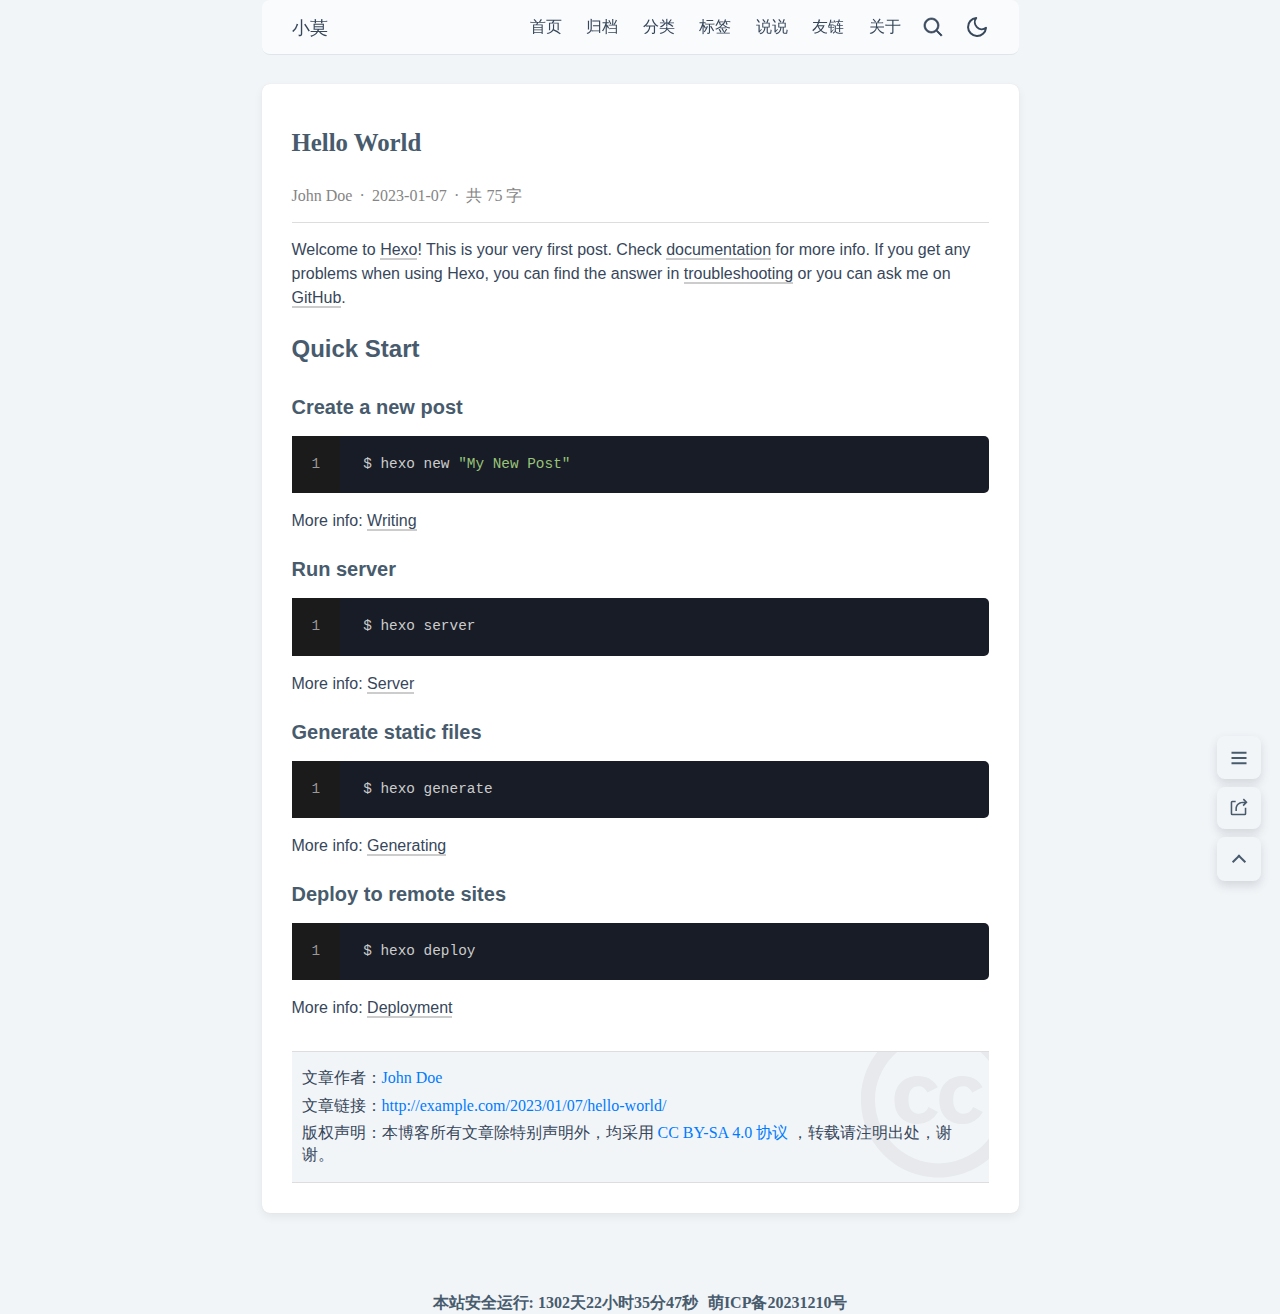
<file: 2023/01/07/hello-world/index.html>
<!DOCTYPE html>
<html lang="en">


<head>
    <meta charset="UTF-8">
    
    <link rel="apple-touch-icon" sizes="76x76" href="/null">
    <link rel="icon" type="image/png" href="/null">
    <meta name="viewport" content="width=device-width, initial-scale=1, maximum-scale=5">
    <title>Hello World - 笔记</title>
    
    <meta http-equiv="Content-Security-Policy" content="upgrade-insecure-requests">
    
    
    <meta name="description" content="">
    <meta name="author" content="John Doe">
    <meta name="keywords" content="">
    <meta property="og:title" content="Hello World"/>
    <style>


    
    :root{
        --shadow-color: rgba(0,0,0,0.2);
        --sec-shadow: rgba(0,0,0,0.03);
        --shadow-hover-color: rgba(0,0,0,0.28);
        --first-text-color: #475b6d;
        --second-text-color: #37475b;
        --third-text-color: #858585;
        --default-text-color: #505050;
        --default-link-color: #007bff;
        --link-color: #000000;
        --second-link-color: #4F9BFA;
        --code-color:rgba(27,31,35,.05);
        --post-bkg-color: #fff;
        --page-bkg-color: #f2f5f8;
        --nav-a-hover-color: #3498db;
        --post-sec-text-color: #718096;
        --sec-bkg: #f2f5f8;
        --color-mode: 'light';
        --bkg-h: rgba(255,255,255,0.6);
        --bkg-m: #e1e4e8;
        --home-title-color: #4169E1;
        --shadow: 0 4px 10px rgba(0,2,4,0.06),0 0 1px rgba(0,2,4,0.11);
        --hr-color: #ddd;
        --bg-t: #f4f4f4;
        --nav-bkg: rgba(255,255,255,0.6);
    }

@media (prefers-color-scheme: dark) {
  :root {
    --color-mode: 'dark';
  }

  :root:not([data-theme]) {
    --first-text-color: hsla(0,0%,100%,0.92);
    --second-text-color: hsla(0,0%,100%,0.86);
    --third-text-color: #a7a9ad;
    --default-text-color: #505050;
    --default-link-color: #1589e9;
    --link-color: #000000;
    --second-link-color: #30a9de;
    --post-bkg-color: #252d38;
    --page-bkg-color: #181c27;
    --nav-a-hover-color: #3498db;
    --post-sec-text-color: #a7a9ad;
    --sec-bkg: #364151;
    --bkg-h: rgba(255,255,255,0.2);
    --bkg-m: rgba(255,255,255,0.1);
    --home-title-color: rgb(226, 82, 90);
    --code-color:#3e4b5e;
    --shadow: none;
    --hr-color: #718096;
    --bg-t: #364151;
    --nav-bkg: rgba(13,17,23,0.6);
  }
}

[data-theme='dark'] {
    --shadow-color: rgba(0,0,0,0.2);
    --shadow-hover-color: rgba(0,0,0,0.28);
    --first-text-color: hsla(0,0%,100%,0.92);
    --second-text-color: hsla(0,0%,100%,0.86);
    --third-text-color: #a7a9ad;
    --default-text-color: #505050;
    --default-link-color: #1589e9;
    --link-color: #000000;
    --second-link-color: #30a9de;
    --post-bkg-color: #252d38;
    --page-bkg-color: #181c27;
    --nav-a-hover-color: #3498db;
    --post-sec-text-color: #a7a9ad;
    --sec-bkg: #364151;
    --bkg-h: rgba(255,255,255,0.2);
    --bkg-m: rgba(255,255,255,0.1);
    --home-title-color: rgb(226, 82, 90);
    --code-color:#3e4b5e;
    --shadow: none;
    --hr-color: #718096;
    --bg-t: #364151;
    --nav-bkg: rgba(13,17,23,0.6);
}

</style>



    
<link rel="stylesheet" href="/add/css/xiaomo.css">


<style>
#page-main,footer,.p-btn{
    display: none;
}
html, body {
    margin: 0;
    padding: 0;
    width: 100%;
    height: 100%;
}
body {
    background-color: var(--page-bkg-color);
    color: var(--second-text-color);
    overflow-y: scroll;
    overflow-x: hidden;
    transition: all .3s;
}
a {
    color: var(--default-link-color);
    text-decoration: none;
    background-color: transparent;
}
a:hover{
    color: var(--second-link-color);
}
.main-content,.post-card-main{
    margin: 30px;
}



@media (max-width: 410px){
    .post-card-main{
        max-width: 350px!important;
    }
}

@media (max-width: 980px){
    .post-card-main{
        max-width: 520px!important;
    }
}


@media (min-width: 780px){ 
    h3{
        font-size: 1.5rem;
        line-height: 1.5em;
    }
}
@media (min-width: 1280px){ 
    h3{
        font-size: 1.7rem;
        line-height: 1.5em;
    }
}
@media (min-width: 2096px){ 
    h3{
        font-size: 1.8rem;
        line-height: 1.5em;
    }
}

.text-center{
    text-align: center!important;
}
.middle-center{
    display: -webkit-box;
    display: -ms-flexbox;
    display: flex;
    -webkit-box-align: center;
    -ms-flex-align: center;
    align-items: center;
    -webkit-box-pack: center;
    -ms-flex-pack: center;
    justify-content: center;
    height: 100%;
}
header {
    display: flex;
    justify-content: space-between;
    align-items: center;
    position: fixed;
    height: 54px;
    padding: 0 1.25rem;
    top: 0;
    left: 0;
    right: 0;
    z-index: 10;
    border-bottom: 1px solid var(--bkg-m);
    background-color: var(--nav-bkg);
    backdrop-filter: blur(4px);
    transition: all .3s;
}
header .header__left, header .header__right {
    display: flex;
    align-items: center;
    font-family: rubik,sans-serif,Varela Round;
}
header .header__left .logo__text {
    font-size: 18px;
    font-weight: 450;
    padding: 14.5px 10px;
    border-radius: 5px;
    color: var(--second-text-color);
}
header .header__right .navbar__menus {
    height: 54px;
    padding: 0 0 0 15px;
}
header .header__right .button {
    color: var(--second-text-color);
}
header .header__right .navbar__menus .navbar-menu {
    display: inline-block;
    align-items: center;
    height: 54px;
    padding: 0 10px;
    font-size: 16px;
    line-height: 54px;
}
header .header__right .dropdown-icon {
    display: none;
    height: 54px;
    padding: 15px 10px;
    border: 0;
    background-color: transparent;
}
header .header__right .dropdown-menus {
    line-height: 2rem;
    animation: slide-in .15s ease 1;
    display: none;
    position: absolute;
    left: 12px;
    right: 12px;
    top: calc(54px + 10px);
    border-radius: 6px;
    padding: 24px;
    background-color: var(--page-bkg-color);
    border: 1px solid var(--bkg-m);
    z-index: 9999;
    justify-items: center;
    justify-content: center;
    flex-direction: column;
}
header .header__right #btn-search, header .header__right #btn-toggle-dark{
    display: inline-block;
    padding:  18px 10px;
    height: 25px;
}
header .header__right #btn-dropdown{
  display: inline-block;
  padding:  13.5px 0;
}
header .header__right .dropdown-menus .dropdown-menu {
    padding: 10px;
    color: var(--second-text-color);
}
@media screen and (max-width: 764px){
.navbar__menus {
    display: none!important;
}
.dropdown-icon {
    display: inline-block!important;
}
}
.p-btn{
    position: fixed;
    bottom: 1.2rem;
    right: 1.2rem;
    contain: layout;
}
.toc-btn,.click-btn{
    cursor: pointer;
    -webkit-appearance: none;
    -moz-appearance: none;
    appearance: none;
    align-items: center;
    margin-top: .5rem;
    font-size: .75rem;
    background-color: var(--sec-bkg);
    display: block;
    padding: 0.9rem;
    box-shadow: 0 0.3rem 0.6rem rgba(48,55,66,.15);
    border: none;
    border-radius: 0.5rem;
    line-height: 1;
    color: var(--first-text-color);
}
.toc-link{
    color: var(--second-text-color);
}

#css-loading h3{
    font-weight: 500;
    font-size: 1.4rem;
    text-align: center;
    position: fixed;
    top: 200px;
    left: 0;
    right: 0;
    opacity: 0;
    animation: cssLoad;
    animation-delay: 0.3s;
    -webkit-animation: cssLoad;
    -webkit-animation-delay: 0.3s;
}
@keyframes cssLoad {
    from {
        opacity: 0;
    }
    to {
        opacity: 0.9;
    }
}


.memorial {
    -webkit-filter: grayscale(100%);
    -moz-filter: grayscale(100%);
    -ms-filter: grayscale(100%);
    -o-filter: grayscale(100%);
    filter: grayscale(100%);
    filter:progid:DXImageTransform.Microsoft.BasicImage(grayscale=1); filter:gray;
}


    .post-copyright:after {
        position: absolute;
        color: #fff;
        background: url("data:image/svg+xml;charset=utf-8,%3Csvg xmlns='http://www.w3.org/2000/svg' viewBox='0 0 496 512'%3E%3Cpath fill='gray' d='M245.8 214.9l-33.2 17.3c-9.4-19.6-25.2-20-27.4-20-22.2 0-33.3 14.6-33.3 43.9 0 23.5 9.2 43.8 33.3 43.8 14.4 0 24.6-7 30.5-21.3l30.6 15.5a73.2 73.2 0 01-65.1 39c-22.6 0-74-10.3-74-77 0-58.7 43-77 72.6-77 30.8-.1 52.7 11.9 66 35.8zm143 0l-32.7 17.3c-9.5-19.8-25.7-20-27.9-20-22.1 0-33.2 14.6-33.2 43.9 0 23.5 9.2 43.8 33.2 43.8 14.5 0 24.7-7 30.5-21.3l31 15.5c-2 3.8-21.3 39-65 39-22.7 0-74-9.9-74-77 0-58.7 43-77 72.6-77C354 179 376 191 389 214.8zM247.7 8C104.7 8 0 123 0 256c0 138.4 113.6 248 247.6 248C377.5 504 496 403 496 256 496 118 389.4 8 247.6 8zm.8 450.8c-112.5 0-203.7-93-203.7-202.8 0-105.5 85.5-203.3 203.8-203.3A201.7 201.7 0 01451.3 256c0 121.7-99.7 202.9-202.9 202.9z'/%3E%3C/svg%3E");
        content: ' ';
        height: 10rem;
        width: 10rem;
        right: -2rem;
        top: -2rem;
        opacity: .1;
    }

</style>

    

    
        <!--
        <link rel="stylesheet" href="/css/page.css" media="print"
            onload="this.media='all';this.onload=null">
        <noscript>-->
            <link rel="stylesheet" href="/css/page.css">
        <!--</noscript>-->
    
    
    <link rel="stylesheet" href="/css/main.css" media="print" onload="this.media='all';this.onload=null">
    <noscript>
        <link rel="stylesheet" href="/css/main.css">
    </noscript>

    
    <script src="/js/main.js"></script>
    
<meta name="generator" content="Hexo 5.4.2"></head>

    <body>
        <header>
            
<div class="header__left">
	<a href="/" class="button"><span class="logo__text">小莫</span></a>
</div>
<div class="header__right">
	<div class="navbar__menus">
		
		<a href="/" class="button">
			<div class="navbar-menu">首页</div>
		</a>
		
		<a href="/archives/" class="button">
			<div class="navbar-menu">归档</div>
		</a>
		
		<a href="/categories/" class="button">
			<div class="navbar-menu">分类</div>
		</a>
		
		<a href="/tags/" class="button">
			<div class="navbar-menu">标签</div>
		</a>
		
		<a href="/talk/" class="button">
			<div class="navbar-menu">说说</div>
		</a>
		
		<a href="/links/" class="button">
			<div class="navbar-menu">友链</div>
		</a>
		
		<a href="/about/" class="button">
			<div class="navbar-menu">关于</div>
		</a>
		
	</div>
	
	<a href="/search/" class="button">
		<div id="btn-search">
			<svg xmlns="http://www.w3.org/2000/svg" viewbox="0 0 1024 1024" width="24" height="24" fill="currentColor"
				stroke="currentColor" stroke-width="32">
				<path
					d="M192 448c0-141.152 114.848-256 256-256s256 114.848 256 256-114.848 256-256 256-256-114.848-256-256z m710.624 409.376l-206.88-206.88A318.784 318.784 0 0 0 768 448c0-176.736-143.264-320-320-320S128 271.264 128 448s143.264 320 320 320a318.784 318.784 0 0 0 202.496-72.256l206.88 206.88 45.248-45.248z">
				</path>
			</svg>
		</div>
	</a>
	
	<a href="javaScript:void(0);" class="button" id="btn-toggle-dark">
		<div>
			<svg xmlns="http://www.w3.org/2000/svg" width="24" height="24" viewbox="0 0 24 24" fill="none"
				stroke="currentColor" stroke-width="2" stroke-linecap="round" stroke-linejoin="round">
				<path d="M21 12.79A9 9 0 1 1 11.21 3 7 7 0 0 0 21 12.79z"></path>
			</svg>
		</div>
	</a>
	<a href="javaScript:void(0);" class="dropdown-icon button">
		<div id="btn-dropdown">
			<svg xmlns="http://www.w3.org/2000/svg" viewbox="0 0 1024 1024" width="24" height="24" fill="currentColor"
				stroke="currentColor" stroke-width="32" stroke-linecap="round">
				<path
					d="M903.43 561.52H148.8c-13.25 0-24-10.75-24-24s10.75-24 24-24h754.63c13.25 0 24 10.75 24 24s-10.75 24-24 24zM903.43 204.31H148.8c-13.25 0-24-10.75-24-24s10.75-24 24-24h754.63c13.25 0 24 10.75 24 24s-10.75 24-24 24zM903.43 918.73H148.8c-13.25 0-24-10.75-24-24s10.75-24 24-24h754.63c13.25 0 24 10.75 24 24s-10.75 24-24 24z"
					fill="currentColor"></path>
			</svg>
		</div>
	</a>
	<div class="dropdown-menus" id="dropdown-menus">
		
		<a href="/" class="dropdown-menu button">首页</a>
		<br>
		
		<a href="/archives/" class="dropdown-menu button">归档</a>
		<br>
		
		<a href="/categories/" class="dropdown-menu button">分类</a>
		<br>
		
		<a href="/tags/" class="dropdown-menu button">标签</a>
		<br>
		
		<a href="/talk/" class="dropdown-menu button">说说</a>
		<br>
		
		<a href="/links/" class="dropdown-menu button">友链</a>
		<br>
		
		<a href="/about/" class="dropdown-menu button">关于</a>
		<br>
		
	</div>
</div>

        </header>
        <div id="top"></div>
        <div id="page-main" class="main-content">
        <div class="mg-top">
            

<article class="page">
<div id="post-meta-m">
    <div class="post-meta" id="post-meta">
  <h3>Hello World</h3>
    
      <span class="post-meta-label">
        John Doe
      </span>
    
    
      <span class="post-meta-label">
        <span class="p-dot"></span>
        <time datetime="2023-01-07 19:26" pubdate>
          2023-01-07
        </time>
      </span>
    
    
      
      <span class="post-meta">
        <span class="p-dot"></span>
        共 75 字
      </span>
    
    
    
  </div>
  
</div>
<div class="article-m">
  <div class="post-toc">
    
      <ol class="toc"><li class="toc-item toc-level-2"><a class="toc-link" href="#Quick-Start"><span class="toc-number">1.</span> <span class="toc-text">Quick Start</span></a><ol class="toc-child"><li class="toc-item toc-level-3"><a class="toc-link" href="#Create-a-new-post"><span class="toc-number">1.1.</span> <span class="toc-text">Create a new post</span></a></li><li class="toc-item toc-level-3"><a class="toc-link" href="#Run-server"><span class="toc-number">1.2.</span> <span class="toc-text">Run server</span></a></li><li class="toc-item toc-level-3"><a class="toc-link" href="#Generate-static-files"><span class="toc-number">1.3.</span> <span class="toc-text">Generate static files</span></a></li><li class="toc-item toc-level-3"><a class="toc-link" href="#Deploy-to-remote-sites"><span class="toc-number">1.4.</span> <span class="toc-text">Deploy to remote sites</span></a></li></ol></li></ol>
    
  </div>
    <div id="article">
      <div id="post-content" class="markdown-body textretty">
        <p>Welcome to <a target="_blank" rel="noopener" href="https://hexo.io/">Hexo</a>! This is your very first post. Check <a target="_blank" rel="noopener" href="https://hexo.io/docs/">documentation</a> for more info. If you get any problems when using Hexo, you can find the answer in <a target="_blank" rel="noopener" href="https://hexo.io/docs/troubleshooting.html">troubleshooting</a> or you can ask me on <a target="_blank" rel="noopener" href="https://github.com/hexojs/hexo/issues">GitHub</a>.</p>
<h2 id="Quick-Start"><a href="#Quick-Start" class="headerlink" title="Quick Start"></a>Quick Start</h2><h3 id="Create-a-new-post"><a href="#Create-a-new-post" class="headerlink" title="Create a new post"></a>Create a new post</h3><figure class="highlight bash"><table><tr><td class="gutter"><pre><span class="line">1</span><br></pre></td><td class="code"><pre><span class="line">$ hexo new <span class="string">&quot;My New Post&quot;</span></span><br></pre></td></tr></table></figure>

<p>More info: <a target="_blank" rel="noopener" href="https://hexo.io/docs/writing.html">Writing</a></p>
<h3 id="Run-server"><a href="#Run-server" class="headerlink" title="Run server"></a>Run server</h3><figure class="highlight bash"><table><tr><td class="gutter"><pre><span class="line">1</span><br></pre></td><td class="code"><pre><span class="line">$ hexo server</span><br></pre></td></tr></table></figure>

<p>More info: <a target="_blank" rel="noopener" href="https://hexo.io/docs/server.html">Server</a></p>
<h3 id="Generate-static-files"><a href="#Generate-static-files" class="headerlink" title="Generate static files"></a>Generate static files</h3><figure class="highlight bash"><table><tr><td class="gutter"><pre><span class="line">1</span><br></pre></td><td class="code"><pre><span class="line">$ hexo generate</span><br></pre></td></tr></table></figure>

<p>More info: <a target="_blank" rel="noopener" href="https://hexo.io/docs/generating.html">Generating</a></p>
<h3 id="Deploy-to-remote-sites"><a href="#Deploy-to-remote-sites" class="headerlink" title="Deploy to remote sites"></a>Deploy to remote sites</h3><figure class="highlight bash"><table><tr><td class="gutter"><pre><span class="line">1</span><br></pre></td><td class="code"><pre><span class="line">$ hexo deploy</span><br></pre></td></tr></table></figure>

<p>More info: <a target="_blank" rel="noopener" href="https://hexo.io/docs/one-command-deployment.html">Deployment</a></p>

      </div>
    </div>
</div>


<div class="post-footer">
  

  <div class="post-copyright">
    <p style="margin: 5px 0;">文章作者：<a href="/">John Doe</a></p>
    <p style="margin: 5px 0;">文章链接：<a href="http://example.com/2023/01/07/hello-world/">http://example.com/2023/01/07/hello-world/</a></p>
    <p style="margin: 5px 0;">版权声明：本博客所有文章除特别声明外，均采用 <a target="_blank" href="https://creativecommons.org/licenses/by-sa/4.0/deed.zh" rel="nofollow noopener noopener">CC BY-SA 4.0 协议</a> ，转载请注明出处，谢谢。</p>
  </div>
  
</div>

    <!-- Comments -->
    <div class="comments">
        
        
    </div>

</article>


        </div>
        
  <footer class="text-center">
    
      
          
              
                  
                      <!-- <p>Powered by <a href="https://hexo.io" target="_blank">Hexo</a> | Theme by <a
                          href="https://github.com/oCoke/hexo-theme-miracle" target="_blank">Miracle</a></p> -->


  </footer>
  
    <div class="p-btn">
      
        <a class="toc-btn" id="toc-btn"><i id="i-menu"></i></a>
        
          
            <a class="toc-btn" id="share-btn"><i>
                <svg t="1670124379155" class="icon" viewBox="0 0 1024 1024" version="1.1"
                  xmlns="http://www.w3.org/2000/svg" p-id="2683" width="25" height="25">
                  <path
                    d="M395.946667 234.666667v64H256v469.333333h512V522.666667h64V768a64 64 0 0 1-64 64H256a64 64 0 0 1-64-64V298.666667a64 64 0 0 1 64-64h139.946667z m335.850666-87.914667l150.848 150.826667-158.378666 158.4-45.269334-45.248L748.394667 341.333333H672c-121.685333 0-220.714667 97.024-223.914667 217.941334L448 565.333333v85.333334h-64v-85.333334C384 406.272 512.938667 277.333333 672 277.333333h99.861333l-85.312-85.333333 45.248-45.248z"
                    p-id="2684" fill="var(--first-text-color)"></path>
                </svg>
              </i></a>
            
              <a href="javascript:window.scrollTo({top:0,behavior:'smooth'});" class="click-btn">
                <i id="i-up"></i>
              </a>
    </div>
    <div id="footer-bottom">
      <div class="footer-bottom-left">
        <span id="runtime_span">
          <script type="text/javascript">
            function show_runtime() {
              window.setTimeout("show_runtime()", 1000);
              X = new Date("01/01/2023 00:00:00");
              Y = new Date();
              T = (Y.getTime() - X.getTime());
              M = 24 * 60 * 60 * 1000;
              a = T / M; A = Math.floor(a);
              b = (a - A) * 24; B = Math.floor(b);
              c = (b - B) * 60; C = Math.floor((b - B) * 60);
              D = Math.floor((c - C) * 60);
              runtime_span.innerHTML = "本站安全运行: " + A + "天" + B + "小时" + C + "分" + D + "秒"
            } show_runtime(); 
          </script>
        </span>
      </div>
      <div class="footer-bottom-right">
        <a href="https://icp.gov.moe/?keyword=20231210" target="_blank">萌ICP备20231210号</a>
      </div>
    </div>

    <!-- SCRIPTS -->

    




<script>
    document.getElementById("btn-dropdown").addEventListener('click', () => {
      toggleClass("#dropdown-menus","display-inline");
    });
    console.log('\n' + ' %c Powered by Hexo Theme Miracle ' + ' %c https://github.com/hifun-team/hexo-theme-miracle ' + '\n' + '\n', 'color: #fff; background: #4F9BFA; padding:5px 0;', 'background: #FFF; padding:5px 0;');

    

    
  /* 小彩蛋: 饮茶先啦 */
  setTimeout(() => {
    var time = new Date();
    if (time.getHours() == 15) {
      let comment = document.createComment(' 三点几嚟！饮茶先啦！ ');
      document.body.insertBefore(comment, document.getElementsByTagName('header')[0]);
    }
  },1);
    
</script>


<script>
    var postImg = document.querySelectorAll("article[class=page] img");
    for (let imgi = 0; imgi < postImg.length; imgi++) {
        postImg[imgi].onclick = () => {
            let zoomImg = document.createElement("div");
            zoomImg.id = "zoomImg";
            zoomImg.innerHTML = `<div id="zoom-picture"></div>
    <div class="poptrox-overlay"
        style="position: fixed; left: 0px; top: 0px; z-index: 20000; width: 100%; height: 100%; text-align: center; cursor: zoom-out; opacity: 1;">
        <div style="display:inline-block;height:100%;vertical-align:middle;"></div>
        <div
            style="position:absolute;left:0;top:0;width:100%;height:100%;background:#000000;opacity:0;filter:alpha(opacity=0);">
        </div>
        <div class="poptrox-popup"
            style="display: inline-block; vertical-align: middle; position: relative; z-index: 1; cursor: zoom-out; min-width: 10px; min-height: 10px; width: auto; height: auto;">
            <div class="loader" style="display: none;"></div>
            <div class="pic" style="text-indent: 0px;"><img
                    src="${ postImg[imgi].srcset || postImg[imgi].src }" alt="Loading..."
                    style="vertical-align: bottom; max-width: 85vw; max-height: 85vh;"></div>
        </div>
    </div>`;
            document.body.appendChild(zoomImg);
                document.querySelector("#zoomImg").onclick = () => {
                    document.querySelector("#zoomImg").remove();
                }
        }
    }
    
</script>




    <script>
        query("#toc-btn")[0].onclick = () => {
            if (query(".post-toc")[0].innerHTML) {
                toggleClass(".post-toc", "display-inline");
            }
        }

        if (!query(".post-toc")[0].innerHTML) {
            addClass("#toc-btn","display-none");
        }
    </script>



    <script>
        query("#share-btn")[0].onclick = async () => {
            let url = `${location.protocol}//${location.hostname}${location.port ? ":"+location.port:location.port}${location.pathname}#read=${sessionStorage.getItem(location.pathname+"_read_y") || ""}`;
            try {
                await navigator.clipboard.writeText(url);
                prompt_core("分享链接已经复制至剪贴板", 4800, true);
            } catch(e) {
                prompt_core("分享链接复制失败，请手动复制<br/>"+url, 4800, false);
            }
        }
    </script>







    <script>
        const getScrollPosition = (el = window) => ({
            x: el.pageXOffset !== undefined ? el.pageXOffset : el.scrollLeft,
            y: el.pageYOffset !== undefined ? el.pageYOffset : el.scrollTop
        });
        // 此处的 750 是「页面元素的最大宽度」
        var wx = document.getElementsByClassName("article-m")[0].clientWidth;
        var wy = document.getElementsByClassName("article-m")[0].clientHeight;
        function windowScroll() {
            // 反复修改 确保页面尺寸不改变
            wx = document.getElementsByClassName("article-m")[0].clientWidth;
            wy = document.getElementsByClassName("article-m")[0].clientHeight;
            let y = Math.round(getScrollPosition().y);
            // console.log(y);
            // 组合字符串，同时记录页面坐标，页面宽度和高度
            let p = `${y}:${wx}:${wy}`;
            // 写入到 sessionStorage 中
            sessionStorage.setItem(location.pathname + "_read_y", p);
        }
        // URL 中是否包含传递的坐标信息
        setTimeout(() => {
            if (location.hash.split("#read=").length > 1) {
                prompt_core("已有阅读进度，正在跳转", 4800, true);
                // 分离字符串
                let read_y = location.hash.split("#read=")[1];
                read_y = read_y.split(":");
                // 组合乘积，顺滑移动至坐标
                window.scrollTo({top: Math.round(Number(read_y[0]) * Number(read_y[1] * Number(read_y[2] / wx / wy))), behavior: "smooth"});
            } else {
                // 从 sessionStorage 中获取
                let read_y = sessionStorage.getItem(location.pathname + "_read_y") || "0:0:0";
                read_y = read_y.split(":");
                if (read_y[0] != "0") prompt_core("已有阅读进度，正在跳转", 4800, true);
                window.scrollTo({top: Math.round(Number(read_y[0]) * Number(read_y[1] * Number(read_y[2] / wx / wy))), behavior: "smooth"});
            }
        }, 500);
        window.onscroll = windowScroll;
    </script>



      
        </div>
        <div id="css-loading">
            <h3 class="text-center">加载中...</h3>
        </div>
        
    </body>
</html>
</file>
<file: add/css/xiaomo.css>
/* nav */
header {
  max-width: 717px;
  margin: auto;
  border-radius: 0.5rem;
}

/* footer */
#footer-bottom {
  display: -webkit-box;
  display: -moz-box;
  display: -webkit-flex;
  display: -ms-flexbox;
  display: box;
  display: flex;
  -webkit-box-pack: center;
  -moz-box-pack: center;
  -o-box-pack: center;
  -ms-flex-pack: center;
  -webkit-justify-content: center;
  justify-content: center;
  font-weight: bold;
  margin: 2rem auto;
  text-align: center;
  color: var(--first-text-color);
}

#footer-bottom .footer-bottom-right a {
  color: var(--first-text-color);
  padding-left: 10px;
}

#footer-bottom .footer-bottom-right a:hover {
  color: #80aba9;
}
</file>
<file: css/main.css>
/*
_________________________________________________
|                                               |
| ##   ## # #####    ##    ####  #      ######  |
| # # # # # #    #  #  #  #    # #      #       |
| #  #  # # #    # #    # #      #      #####   |
| #     # # #####  ###### #      #      #       |
| #     # # #   #  #    # #    # #      #       |
| #     # # #    # #    #  ####  ###### ######  |
|                                               |
|       Thank you for using Miracle theme !     |
|              Author: HiFun Team               |
|                 License : MIT                 |
|_______________________________________________|
*/
#page-main {
  display: block !important;
}
#css-loading {
  display: none !important;
}
::-webkit-scrollbar {
  width: 6px;
  height: 5px;
  background: transparent;
}
::-webkit-scrollbar-button {
  display: none;
}
::-webkit-scrollbar-thumb {
  background: #787878;
  border-radius: 2px;
  transition: 0.2s;
}
::selection {
  background: #e6e6e6;
  color: #000;
}
#page-main {
  margin: 0;
  padding: 0;
  margin-top: 54px;
}
.p-dot {
  margin: 0 0.2rem;
}
.p-dot:after {
  content: '·';
}
h1 {
  font-size: 1.9rem;
}
h2 {
  font-size: 1.75rem;
}
h3 {
  font-size: 1.55rem;
}
h4 {
  font-size: 1.4rem;
}
h5 {
  font-size: 1.25rem;
}
h6 {
  font-size: 1.15rem;
}
p {
  font-size: 1rem;
}
.display-inline {
  display: inline !important;
}
.donutSpinner {
  display: inline-block;
  border: 4px solid #e5edff;
  border-left-color: #5851ec;
  border-radius: 50%;
  width: 30px;
  height: 30px;
  animation: donut-spin 1.2s linear infinite;
}
.bouncingLoader > div,
.bouncingLoader:before,
.bouncingLoader:after {
  display: inline-block;
  width: 13px;
  height: 13px;
  background: #5851ec;
  margin-bottom: -5px;
  border-radius: 50%;
  animation: bouncing-loader 0.6s infinite alternate;
}
.bouncingLoader > div,
.bouncingLoader:before,
.bouncingLoader:after {
  content: '';
}
.bouncingLoader > div {
  margin: 0 5px;
}
.bouncingLoader > div {
  animation-delay: 0.2s;
}
.bouncingLoader:after {
  animation-delay: 0.4s;
}
/* Home */
#index-banner {
  z-index: 0;
  top: 0px;
  width: 100%;
  position: relative;
  overflow: hidden;
  cursor: default;
  overflow-wrap: break-word;
}
.index-card {
  border-radius: 0.5rem;
  margin: auto;
  max-width: 700px;
  box-shadow: var(--shadow);
  padding: 28px;
  margin-bottom: 1.8rem;
  padding-top: 5px;
  background-color: var(--post-bkg-color);
}
.index-card a {
  color: var(--first-text-color);
}
.post-card-main {
  max-width: 756px;
  position: relative;
  width: 100%;
}
.post-card-center {
  width: 100%;
  display: flex;
  justify-content: center;
  padding-top: 1.8rem;
}
.index-pin {
  color: var(--third-text-color);
}
.post-metas {
  color: var(--third-text-color);
}
#index-banner {
  top: 30px;
  text-align: center;
}
@media (max-width: 576px) {
  #index-banner {
    padding-bottom: 30px;
  }
}
#banner-name {
  position: relative;
  display: inline-block;
  font-size: 2em;
  margin: 0.5em 0;
  font-weight: 400;
  font-size: 2rem;
  line-height: 1.5em;
  color: var(--first-text-color);
}
#banner-name:before {
  content: "";
  position: absolute;
  height: 12px;
  bottom: 5px;
  width: 105%;
  left: -2.5%;
  z-index: -1;
  background-color: var(--home-title-color);
  opacity: 0.3;
  transition: 0.1s ease background-color;
}
.slogan {
  color: var(--third-text-color);
  margin: 0.3em 0;
  max-width: 95%;
  text-align: center;
  margin: 0 auto;
}
.banner-text {
  width: 100%;
}
/* Footer */
footer {
  margin: 0;
  padding: 0;
  color: var(--third-text-color);
  margin-top: 10px;
  padding: 5px;
}
footer p {
  font-size: 0.95rem;
}
.pagination span {
  color: var(--third-text-color);
}
.pagination a {
  color: var(--second-text-color);
}
.pagination .current:hover,
.pagination a:hover {
  background-color: var(--sec-bkg);
}
.pagination .current,
.pagination a {
  outline: 0;
  border: 0;
  background-color: transparent;
  font-size: 0.9rem;
  padding: 0.5rem 0.75rem;
  line-height: 1.25;
  border-radius: 0.125rem;
  transition: var(--post-bkg-color) 0.2s ease-in-out;
}
.pagination {
  display: -ms-flexbox;
  display: flex;
  padding-left: 0;
  list-style: none;
  border-radius: 0.25rem;
  width: 100%;
  display: flex;
  justify-content: center;
}
/* Rewrite */
@media print {
  header,
  .post-meta-label,
  footer {
    display: none !important;
  }
  article a {
    text-decoration: underline !important;
  }
  article a::after {
    content: "(" attr(href) ")";
  }
  html > body {
    background-color: #fff !important;
  }
  article p {
    color: rgba(0,0,0,0.8) !important;
  }
  #post-meta,
  #article {
    font: 13pt Georgia, "Nimbus Roman No9 L", "Songti SC", "Noto Serif CJK SC", "Source Han Serif SC", "Source Han Serif CN", STSong, "AR PL New Sung", "AR PL SungtiL GB", NSimSun, SimSun, "TW\-Sung", "WenQuanYi Bitmap Song", "AR PL UMing CN", "AR PL UMing HK", "AR PL UMing TW", "AR PL UMing TW MBE", PMingLiU, MingLiU, serif !important;
  }
  #article p {
    page-break-inside: auto;
  }
  #article,
  #post-meta {
    box-shadow: none;
  }
}
.display-none {
  display: none !important;
}
footer,
.p-btn {
  display: inline !important;
}
[data-theme='dark'] * {
  transition: none !important;
}
.display-inline {
  display: inline;
}
#i-up,
#i-menu {
  display: inline-block;
  width: 1em;
  height: 1em;
  font-size: 15px;
  position: relative;
  box-sizing: border-box;
  vertical-align: middle;
  text-indent: -9999px;
}
#i-up:before {
  height: 0.65em;
  width: 0.65em;
  border-style: solid;
  border-width: 2px 0 0 2px;
  transform: translate(-50%, -25%) rotate(45deg);
}
#i-menu:before {
  box-shadow: 0 -0.35em, 0 0.35em;
  border-top: 2px solid;
  width: 100%;
  transform: translate(-50%, -50%);
}
#i-menu:after,
#i-menu:before,
#i-up:after,
#i-up:before {
  content: "";
  box-sizing: border-box;
  position: absolute;
  left: 50%;
  top: 50%;
}
[data-theme='dark'] #waline {
/* 常规颜色 */
  --waline-white: #181c27;
  --waline-light-grey: #666;
  --waline-dark-grey: #999;
/* 布局颜色 */
  --waline-text-color: rgba(255,255,255,0.86);
  --waline-bgcolor: #181c27;
  --waline-bgcolor-light: #272727;
  --waline-border-color: #333;
  --waline-disable-bgcolor: #222;
  --waline-disable-color: #272727;
/* 特殊颜色 */
  --waline-bq-color: #3e4b5e;
/* 其他颜色 */
  --waline-info-bgcolor: #272727;
  --waline-info-color: #666;
}
@-moz-keyframes donut-spin {
  to {
    transform: rotate(1turn);
  }
}
@-webkit-keyframes donut-spin {
  to {
    transform: rotate(1turn);
  }
}
@-o-keyframes donut-spin {
  to {
    transform: rotate(1turn);
  }
}
@keyframes donut-spin {
  to {
    transform: rotate(1turn);
  }
}
@-moz-keyframes bouncing-loader {
  to {
    opacity: 0.1;
    transform: translate3d(0, -16px, 0);
  }
}
@-webkit-keyframes bouncing-loader {
  to {
    opacity: 0.1;
    transform: translate3d(0, -16px, 0);
  }
}
@-o-keyframes bouncing-loader {
  to {
    opacity: 0.1;
    transform: translate3d(0, -16px, 0);
  }
}
@keyframes bouncing-loader {
  to {
    opacity: 0.1;
    transform: translate3d(0, -16px, 0);
  }
}
</file>
<file: css/page.css>
/* GitHub Markdown CSS */
/* Textretty.css */
@charset 'utf-8';
.textretty {
  -ms-text-size-adjust: 100%;
  -webkit-text-size-adjust: 100%;
  color: var(--second-text-color);
  line-height: 1.5;
  font-family: -apple-system, BlinkMacSystemFont, Segoe UI, Helvetica, Arial, sans-serif, Apple Color Emoji, Segoe UI Emoji, Segoe UI Symbol;
  font-size: 16px;
  word-wrap: break-word;
  box-sizing: border-box;
}
.textretty * {
  box-sizing: border-box;
}
.textretty a {
  background-color: transparent;
  color: var(--second-text-color);
  text-decoration: none;
  border-bottom: 2px solid #ccc;
  transition: opacity 0.2s;
}
.textretty a:hover {
  opacity: 0.8;
}
.textretty a:active {
  opacity: 0.7;
}
.textretty strong {
  font-weight: bolder;
  font-weight: 600;
}
.textretty h1 {
  font-size: 2em;
  margin: 0.67em 0;
  font-size: 2em;
}
.textretty h1,
.textretty h2,
.textretty h3,
.textretty h4,
.textretty h5,
.textretty h6 {
  margin-bottom: 0;
  margin-top: 0;
}
.textretty h1 {
  font-size: 32px;
}
.textretty h1,
.textretty h2 {
  font-weight: 600;
  padding-bottom: 0.3em;
}
.textretty h2 {
  font-size: 24px;
  font-size: 1.5em;
}
.textretty h3 {
  font-size: 20px;
  font-size: 1.25em;
}
.textretty h3,
.textretty h4 {
  font-weight: 600;
}
.textretty h4 {
  font-size: 16px;
  font-size: 1em;
}
.textretty h5 {
  font-size: 14px;
  font-size: 0.875em;
}
.textretty h5,
.textretty h6 {
  font-weight: 600;
}
.textretty h6 {
  font-size: 12px;
  color: var(--third-text-color);
  font-size: 0.85em;
}
.textretty h1,
.textretty h2,
.textretty h3,
.textretty h4,
.textretty h5,
.textretty h6 {
  font-weight: 600;
  line-height: 1.25;
  margin-bottom: 16px;
  margin-top: 1.5rem;
}
.textretty img {
  box-sizing: initial;
  background-color: transparent;
/* cursor: zoom-in; */
  transition: transform 0.3s cubic-bezier(0.2, 0, 0.2, 1) !important;
  max-width: 90%;
  margin: 1.5rem auto;
  display: block;
}
.textretty code,
.textretty kbd,
.textretty pre {
  font-family: monospace, monospace;
  font-size: 1em;
}
.textretty code,
.textretty pre {
  font-family: SFMono-Regular, Consolas, Liberation Mono, Menlo, Courier, monospace;
  font-size: 12px;
}
.textretty pre {
  margin-bottom: 0;
  margin-top: 0;
  word-wrap: normal;
  background-color: #f6f8fa;
  border-radius: 2px;
  font-size: 85%;
  line-height: 1.45;
  overflow: auto;
  padding: 16px;
}
.textretty code {
  background-color: var(--code-color);
  border-radius: 3px;
  font-size: 85%;
  margin: 0;
  padding: 0.2em 0.4em;
}
.textretty pre>code {
  background: transparent;
  border: 0;
  font-size: 100%;
  margin: 0;
  padding: 0;
  white-space: pre;
  word-break: normal;
  line-height: inherit;
  margin: 0;
  max-width: auto;
  overflow: visible;
  word-wrap: normal;
  max-height: 80vh;
  color: var(--second-text-color);
}
.textretty pre::-webkit-scrollbar {
  height: 3px;
  width: 3px;
  border-radius: 2px;
}
.textretty pre::-webkit-scrollbar-thumb {
  background: #c8c8c8;
  border-radius: 2px;
}
.textretty pre::-webkit-scrollbar-button {
  display: none;
}
.textretty kbd {
  background-color: var(--code-color);
  border-radius: 3px;
  display: inline-block;
  font: 11px SFMono-Regular, Consolas, Liberation Mono, Menlo, Courier, monospace;
  line-height: 10px;
  padding: 3px 5px;
  vertical-align: middle;
  border: 1px solid #c6cbd1;
  border-bottom-color: #959da5;
  box-shadow: inset 0 -1px 0 #959da5;
  vertical-align: middle;
}
.textretty hr {
  box-sizing: content-box;
  border: 0;
  overflow: hidden;
  background-color: #e1e4e8;
  height: 0.2em;
  margin: 40px auto;
  width: 200px;
  padding: 0;
}
.textretty hr:before {
  content: '';
  display: table;
}
.textretty hr:after {
  clear: both;
  content: '';
  display: table;
}
.textretty table {
  border-collapse: collapse;
  border-spacing: 0;
  display: block;
  overflow: auto;
  width: 100%;
  margin: 0;
}
.textretty td,
.textretty th {
  padding: 0;
}
.textretty table th {
  font-weight: 600;
  background: var(--page-bkg-color);
}
.textretty table td,
.textretty table th {
  border: 1px solid var(--sec-bkg);
  padding: 6px 13px;
}
.textretty table tr {
  background-color: var(--page-bkg-color);
  border-top: 1px solid #c6cbd1;
}
.textretty table tr:nth-child(2n+1) {
  background-color: var(--post-bkg-color);
}
.textretty p {
  margin-bottom: 10px;
  margin-top: 0;
}
.textretty blockquote {
  margin: 0;
  border-left: 0.25em solid #dfe2e5;
  color: var(--third-text-color);
  padding: 0 0.8em;
}
.textretty blockquote p {
  margin: 0;
}
.textretty ol,
.textretty ul {
  margin-bottom: 0;
  margin-top: 0;
  padding-left: 0;
}
.textretty ol ol,
.textretty ul ol {
  list-style-type: lower-roman;
}
.textretty ol ol ol,
.textretty ol ul ol,
.textretty ul ol ol,
.textretty ul ul ol {
  list-style-type: lower-alpha;
}
.textretty ol,
.textretty ul {
  padding-left: 2em;
}
.textretty ol ol,
.textretty ol ul,
.textretty ul ol,
.textretty ul ul {
  margin-bottom: 0;
  margin-top: 0;
}
.textretty li {
  word-wrap: break-all;
}
.textretty li>p {
  margin-top: 16px;
}
.textretty li+li {
  margin-top: 0.25em;
}
.textretty header {
  margin-bottom: 30px;
}
.textretty footer {
  margin-top: 30px;
}
.textretty blockquote,
.textretty ol,
.textretty p,
.textretty pre,
.textretty table,
.textretty ul {
  margin-bottom: 16px;
  margin-top: 0;
}
p.tex-para-indent,
.tex-para-indent p {
  text-indent: 1.1em;
}
p.tex-para-indent-full,
.tex-para-indent-full p {
  text-indent: 2em;
}
.textretty pre {
  margin-top: 0;
  margin-bottom: 0;
}
/* Page */
.archive-list time {
  color: var(--third-text-color);
  font-family: Optima-Regular, Optima, -apple-system, system-ui, Segoe UI, Roboto, Ubuntu, Cantarell, Noto Sans, sans-serif, BlinkMacSystemFont, Helvetica Neue, PingFang SC, Hiragino Sans GB, Microsoft YaHei, Arial;
}
.archive-list span {
  color: var(--second-text-color);
}
.list-page-main {
  z-index: 3;
  box-sizing: border-box;
  width: 100%;
  display: flex;
  justify-content: center;
  padding-top: 30px;
}
.list-group-item {
  border: 0;
  position: relative;
  display: block;
  padding: 0.75rem 1.25rem;
  margin-bottom: 8px;
}
.category-list-content ul {
  list-style: none;
}
.all-category-list-count {
  float: right;
  font-family: Optima-Regular, Optima, -apple-system, system-ui, Segoe UI, Roboto, Ubuntu, Cantarell, Noto Sans, sans-serif, BlinkMacSystemFont, Helvetica Neue, PingFang SC, Hiragino Sans GB, Microsoft YaHei, Arial;
}
.all-category-list-count:before {
  content: "[ ";
}
.all-category-list-count:after {
  content: " ]";
}
.all-category-list {
  padding: 0 10px;
  line-height: 1.8rem;
}
@media (max-width: 525px) {
  .links-card {
    width: 80% !important;
    margin: auto;
  }
}
.links-card {
  width: 50%;
  background-color: transparent;
  border: 0;
  position: relative;
  display: -ms-flexbox;
  display: flex;
  -ms-flex-direction: column;
  flex-direction: column;
  background-clip: border-box;
  border-radius: 0.25rem;
}
.links-page {
  display: -ms-flexbox;
  display: flex;
  -ms-flex-wrap: wrap;
  flex-wrap: wrap;
  margin-right: -15px;
  margin-left: -15px;
  box-sizing: border-box;
}
.links-card:hover {
  background-color: var(--sec-shadow);
}
.links-card-body {
  margin: 1rem 0;
  padding: 1rem;
  border-radius: 0.3rem;
  display: block;
  width: 100%;
  height: 100%;
}
.links-card-content {
  display: flex;
  flex-wrap: nowrap;
  width: 100%;
  height: 3.5rem;
}
.link-avatar {
  flex: none;
  width: 3rem;
  height: 3rem;
  margin-right: 0.75rem;
  object-fit: cover;
  transition-duration: 0.2s;
  transition-timing-function: ease-in-out;
}
.link-avatar img {
  width: 100%;
  height: 100%;
  border-radius: 50%;
  -moz-border-radius: 50%;
  -webkit-border-radius: 50%;
  object-fit: cover;
}
.link-text {
  flex: 1;
  display: grid;
  flex-direction: column;
}
.link-title {
  overflow: hidden;
  text-overflow: ellipsis;
  white-space: nowrap;
  color: var(--first-text-color);
  font-weight: bold;
}
.link-intro {
  max-width: 80%;
  max-height: 2rem;
  font-size: 0.85rem;
  line-height: 1.2;
  color: var(--first-text-color);
  display: -webkit-box;
  -webkit-box-orient: vertical;
  -webkit-line-clamp: 2;
  text-overflow: ellipsis;
  overflow: hidden;
}
#zoom-picture {
  position: fixed;
  top: 0;
  left: 0;
  width: 100%;
  height: 100%;
/* -moz-filter: blur(8px);
    -webkit-filter: blur(8px);
    -ms-filter: blur(8px);
    filter: blur(8px); */
  z-index: 3;
  backdrop-filter: blur(8px);
  --webkit-backdrop-filter: blur(8px);
  background-color: var(--page-bkg-color);
}
.poptrox-popup {
/* background: rgba(31, 34, 36, .925); */
  box-shadow: 0 1em 3em 0.5em rgba(0,0,0,0.25);
  cursor: default;
}
/* Post */
@media (max-width: 468px) {
  article[class='page'] {
    width: 95% !important;
    margin: auto;
  }
}
@media (min-width: 768px) {
  article[class='page'] {
    max-width: 757px;
  }
}
article img.lazyload-img {
  transition: all 0.35s ease 0s !important;
}
article img.lazyload-img:not(.loaded) {
  -webkit-filter: blur(5px);
  filter: blur(5px);
}
article img.lazyload-img:not(.loaded):not(.loading) {
  padding-bottom: 52.286%;
}
#share-btn {
  display: flex;
  justify-content: center;
  align-items: center;
  height: 2.6rem;
  color: var(--first-text-color);
  padding: 0;
}
.post-toc {
  max-height: 70vh;
  overflow: scroll;
  border-radius: 0.3rem;
  width: 15vh;
  position: fixed;
  bottom: 12rem;
  right: 0;
  z-index: 9;
  background-color: var(--bg-t);
  box-shadow: var(--shadow);
}
.post-toc ol {
  list-style: none;
  padding-inline-start: 1rem;
  font-family: Optima-Regular, Optima, -apple-system, system-ui, Segoe UI, Roboto, Ubuntu, Cantarell, Noto Sans, sans-serif, BlinkMacSystemFont, Helvetica Neue, PingFang SC, Hiragino Sans GB, Microsoft YaHei, Arial;
}
.post-toc .toc-list-item a {
  color: var(--second-text-color);
}
.post-toc .is-active-li a {
  color: var(--default-link-color);
}
.post-toc .tocbot-is-collapsed li {
  display: none;
}
.post-toc {
  display: none;
}
.post-toc {
  width: 250px;
}
@media (max-width: 300px) {
  .post-toc {
    max-width: 95vw;
  }
}
#post-meta {
  color: var(--third-text-color);
}
#post-meta h3 {
  color: var(--first-text-color);
}
article[class='page'] {
  position: relative;
  width: 80%;
  height: 100%;
  box-shadow: var(--shadow);
  padding: 15px 30px;
  box-sizing: border-box;
  border-radius: 0.5rem;
  background-color: var(--post-bkg-color);
  color: var(--second-text-color);
  display: block;
  margin: 84px auto 30px auto;
  transition: all 0.3s;
}
#post-meta-m {
  padding-bottom: 15px;
  border-bottom: 0.1rem solid var(--hr-color);
}
#article {
  padding-top: 15px;
  padding-bottom: 15px;
  border-bottom: 0.1rem solid var(--hr-color);
}
.post-category {
  padding-top: 15px;
  padding-bottom: 5px;
}
.post-meta span {
  margin-bottom: 10px;
}
.ml-10 {
  margin-left: 10px;
}
.meta-icon {
  font-size: 0.9rem !important;
}
.comments {
  border-top: 0.1rem solid var(--hr-color);
  padding-top: 15px;
}
#p-meta-i .hover-with-bg {
  background-color: var(--bg-t);
  display: inline-block;
  margin: 0.35em;
  font-size: 0.75em;
  text-decoration: none;
  color: currentColor !important;
  padding: 0.25rem 0.6rem 0.25rem 0.6rem;
  border-radius: 5px;
}
.note-success {
  background-color: #eff8f0;
  border-color: #42b983;
  padding: 0.1rem 1.5rem;
  border-left-width: 0.3rem;
  border-left-style: solid;
  margin: 1rem 0;
  padding: 30px;
}
.note-danger {
  background-color: #fcf1f2;
  border-color: #d9534f;
  padding: 0.1rem 1.5rem;
  border-left-width: 0.3rem;
  border-left-style: solid;
  margin: 1rem 0;
  padding: 30px;
}
.note-warning {
  background-color: #fdf8ea;
  border-color: #f0ad4e;
  padding: 0.1rem 1.5rem;
  border-left-width: 0.3rem;
  border-left-style: solid;
  margin: 1rem 0;
  padding: 30px;
}
.note-info {
  background-color: #eef7fa;
  border-color: #428bca;
  padding: 0.1rem 1.5rem;
  border-left-width: 0.3rem;
  border-left-style: solid;
  margin: 1rem 0;
  padding: 30px;
}
.note-default {
  background-color: #f7f7f7;
  border-color: #777;
  padding: 0.1rem 1.5rem;
  border-left-width: 0.3rem;
  border-left-style: solid;
  margin: 1rem 0;
  padding: 30px;
}
.note .title {
  font-size: 1.1rem;
  font-weight: 500;
}
.note {
  padding: 1.1rem 0.7rem;
  line-height: 1.8;
  font-size: 1rem;
  color: #4c4c4c;
  border-radius: 2px;
}
.note a,
.note span {
  color: #4c4c4c;
}
.note pre,
.note code {
  color: var(--second-text-color);
}
.note pre span {
  color: rgba(255,255,255,0.86);
}
.note p {
  margin: 0 !important;
  font-size: 1rem;
  color: #4c4c4c;
}
.mermaid {
  background-color: var(--third-text-color);
  border-radius: 0.6rem;
}
h1,
h2,
h3,
th {
  font-weight: 700;
  color: var(--first-text-color);
}
.highlight {
  margin: 10px 0;
  display: block;
  width: 100%;
  background-color: #181c27;
  border-radius: 5px;
}
.highlight table {
  width: 100%;
  display: block;
  overflow: auto;
}
.highlight tr {
  border: none !important;
  background: #181c27;
}
.highlight td {
  padding: 0;
  border: none !important;
}
.highlight pre {
  border-radius: 0;
  width: 100%;
  background-color: #181c27;
}
.highlight .code {
  background: #181c27;
}
.highlight .code pre {
  width: 100%;
  padding-left: 10px;
  padding-right: 10px;
  background-color: #181c27 !important;
  padding: 10px;
  overflow: auto;
  font-size: 0.9rem;
  line-height: 1.2;
  color: #ccc !important;
}
.highlight .gutter,
.highlight .gutter pre {
  color: #999;
  background: #1b1b1b;
  border-radius: 0;
  padding: 10px;
  overflow: auto;
  font-size: 0.9rem;
  line-height: 1.2;
}
hljs {
  display: block;
  overflow-x: auto;
  padding: 0.5em;
  color: #abb2bf;
  background: #282c34;
}
.highlight .code pre .comment,
.highlight .code pre .quote {
  color: #5c6370;
  font-style: italic;
}
.highlight .code pre .doctag,
.highlight .code pre .formula,
.highlight .code pre .keyword {
  color: #c678dd;
}
.highlight .code pre .deletion,
.highlight .code pre .name,
.highlight .code pre .section,
.highlight .code pre .selector-tag,
.highlight .code pre .subst {
  color: #e06c75;
}
.highlight .code pre .literal {
  color: #56b6c2;
}
.highlight .code pre .addition,
.highlight .code pre .attribute,
.highlight .code pre .meta-string,
.highlight .code pre .regexp,
.highlight .code pre .string {
  color: #98c379;
}
.highlight .code pre .built_in,
.highlight .code pre .class .highlight .code pre .title {
  color: #e6c07b;
}
.highlight .code pre .attr,
.highlight .code pre .number,
.highlight .code pre .selector-attr,
.highlight .code pre .selector-class,
.highlight .code pre .selector-pseudo,
.highlight .code pre .template-variable,
.highlight .code pre .type,
.highlight .code pre .variable {
  color: #d19a66;
}
.highlight .code pre .bullet,
.highlight .code pre .link,
.highlight .code pre .meta,
.highlight .code pre .selector-id,
.highlight .code pre .symbol,
.highlight .code pre .title {
  color: #61aeee;
}
.highlight .code pre .emphasis {
  font-style: italic;
}
.highlight .code pre .strong {
  font-weight: 700;
}
.highlight .code pre .link {
  text-decoration: underline;
}
details.post-details {
  border: 1px solid rgba(0,0,0,0.1);
  border-radius: 5px;
  padding: 0;
  margin-bottom: 16px;
}
details.post-details summary {
  outline: 0;
}
details.post-details summary {
  position: relative;
  cursor: pointer;
  font-size: 1.25rem;
  font-weight: 300;
  list-style: none;
  background: rgba(0,0,0,0.05);
  padding: 0.5em 1.1em !important;
  margin: 0;
  overflow: hidden;
}
details.post-details[open] .details-content {
  opacity: 1;
  height: auto;
}
details.post-details .details-content {
  transition: all 0.3s;
  margin: 1.5ch;
}
.donate-btn {
  border-radius: 4px;
  border: 1px solid transparent;
  box-shadow: none;
  font-size: 1rem;
  padding: 0.5em 0.75em;
  height: 2.5em;
  line-height: 1.5;
  box-sizing: border-box;
  color: var(--second-text-color);
  background-color: var(--sec-bkg);
  margin: 0.7rem;
}
.donate-way {
  display: flex;
  justify-content: center;
  align-items: center;
}
.donate {
  padding-top: 2ch;
}
.post-copyright {
  background-color: var(--sec-bkg);
  padding: 10px;
  line-height: 1.4;
  word-break: break-all;
  position: relative;
  overflow: hidden;
}
#miracle-comments {
  font-family: 'Avenir', Helvetica, Arial, sans-serif;
  -webkit-font-smoothing: antialiased;
}
#waline input,
#waline textarea {
  font-family: 'Avenir', Helvetica, Arial, sans-serif;
  -webkit-font-smoothing: antialiased;
}
.p-btn a:hover {
  color: var(--first-text-color);
}
</file>
<file: css/search.css>
/* Search */
.search-result__title {
  border-left: 3px solid #0d47a1;
  color: var(--first-text-color);
  background-color: transparent;
  font-weight: bolder !important;
  position: relative;
  display: block;
  padding: 0.75rem 1.25rem;
  width: 100%;
  text-align: inherit;
}
.search-result__content {
  color: var(--third-text-color);
  padding: 0.3rem 1.25rem;
}
.search-result__item {
  padding-top: 20px;
}
.search-form #search-input {
  width: 100%;
  outline: 0;
  border: 0;
  background-color: transparent;
}
.search-form .search-input {
  flex: 1 1 auto;
  padding: 0.15rem 0.35rem 0.15rem 0.35rem;
  background-color: transparent;
}
.search-form {
  display: flex;
  justify-content: flex-start;
  border: 0.5px solid #dbdbdb;
  border-radius: 4px 0 0 4px;
}
.search-form .search-button {
  border: none;
  background-color: transparent;
}
.search-form .search-button svg {
  color: var(--second-text-color);
}
.search-form #search-button {
  padding: 5px;
  outline: 0;
  border: 0;
  background-color: transparent;
  color: var(--second-text-color);
}
#search-input {
  font: inherit;
  margin: 0;
  overflow: visible;
  font-family: inherit;
  font-size: inherit;
  line-height: inherit;
  color: var(--second-text-color);
}
</file>
